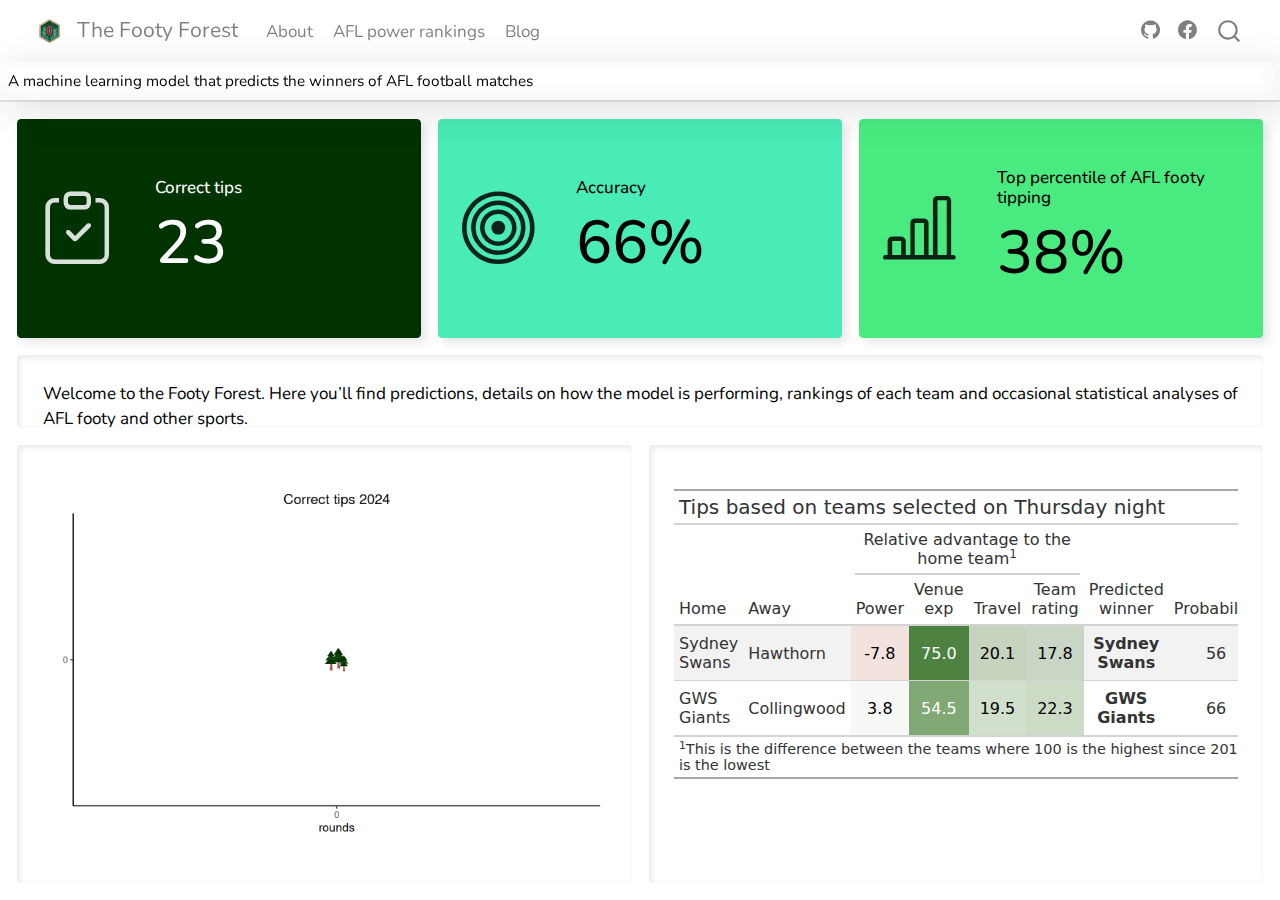
<file: index.html>
<!DOCTYPE html>
<html xmlns="http://www.w3.org/1999/xhtml" lang="en" xml:lang="en"><head>

<meta charset="utf-8">
<meta name="generator" content="quarto-1.6.43">

<meta name="viewport" content="width=device-width, initial-scale=1.0, user-scalable=yes">


<title>The Footy Forest</title>
<style>
code{white-space: pre-wrap;}
span.smallcaps{font-variant: small-caps;}
div.columns{display: flex; gap: min(4vw, 1.5em);}
div.column{flex: auto; overflow-x: auto;}
div.hanging-indent{margin-left: 1.5em; text-indent: -1.5em;}
ul.task-list{list-style: none;}
ul.task-list li input[type="checkbox"] {
  width: 0.8em;
  margin: 0 0.8em 0.2em -1em; /* quarto-specific, see https://github.com/quarto-dev/quarto-cli/issues/4556 */ 
  vertical-align: middle;
}
</style>


<script src="site_libs/quarto-nav/quarto-nav.js"></script>
<script src="site_libs/quarto-nav/headroom.min.js"></script>
<script src="site_libs/clipboard/clipboard.min.js"></script>
<script src="site_libs/quarto-search/autocomplete.umd.js"></script>
<script src="site_libs/quarto-search/fuse.min.js"></script>
<script src="site_libs/quarto-search/quarto-search.js"></script>
<meta name="quarto:offset" content="./">
<link href="./Images/Footy_forest_favicon_logo.png" rel="icon" type="image/png">
<script src="site_libs/quarto-html/quarto.js"></script>
<script src="site_libs/quarto-html/popper.min.js"></script>
<script src="site_libs/quarto-html/tippy.umd.min.js"></script>
<script src="site_libs/quarto-html/anchor.min.js"></script>
<link href="site_libs/quarto-html/tippy.css" rel="stylesheet">
<link href="site_libs/quarto-html/quarto-syntax-highlighting-d4d76bf8491c20bad77d141916dc28e1.css" rel="stylesheet" id="quarto-text-highlighting-styles">
<script src="site_libs/bootstrap/bootstrap.min.js"></script>
<link href="site_libs/bootstrap/bootstrap-icons.css" rel="stylesheet">
<link href="site_libs/bootstrap/bootstrap-922b9bb170d91f7f72a85367b4fbec38.min.css" rel="stylesheet" append-hash="true" id="quarto-bootstrap" data-mode="light">
<script src="site_libs/quarto-dashboard/quarto-dashboard.js"></script>
<script src="site_libs/quarto-dashboard/stickythead.js"></script>
<script src="site_libs/quarto-dashboard/datatables.min.js" kdttablesentinel="true"></script>
<script src="site_libs/quarto-dashboard/pdfmake.min.js" kdttablesentinel="true"></script>
<script src="site_libs/quarto-dashboard/vfs_fonts.js" kdttablesentinel="true"></script>
<script src="site_libs/quarto-dashboard/web-components.js" type="module"></script>
<script src="site_libs/quarto-dashboard/components.js"></script>
<link href="site_libs/quarto-dashboard/datatables.min.css" rel="stylesheet" kdttablesentinel="true">
<script id="quarto-search-options" type="application/json">{
  "location": "navbar",
  "copy-button": false,
  "collapse-after": 3,
  "panel-placement": "end",
  "type": "overlay",
  "limit": 50,
  "keyboard-shortcut": [
    "f",
    "/",
    "s"
  ],
  "show-item-context": false,
  "language": {
    "search-no-results-text": "No results",
    "search-matching-documents-text": "matching documents",
    "search-copy-link-title": "Copy link to search",
    "search-hide-matches-text": "Hide additional matches",
    "search-more-match-text": "more match in this document",
    "search-more-matches-text": "more matches in this document",
    "search-clear-button-title": "Clear",
    "search-text-placeholder": "",
    "search-detached-cancel-button-title": "Cancel",
    "search-submit-button-title": "Submit",
    "search-label": "Search"
  }
}</script>
<script async="" src="https://www.googletagmanager.com/gtag/js?id=G-5B3T74R9KE"></script>

<script type="text/javascript">

window.dataLayer = window.dataLayer || [];
function gtag(){dataLayer.push(arguments);}
gtag('js', new Date());
gtag('config', 'G-5B3T74R9KE', { 'anonymize_ip': true});
</script>


<meta property="og:title" content="The Footy Forest">
<meta property="og:site_name" content="The Footy Forest">
<meta name="twitter:title" content="The Footy Forest">
<meta name="twitter:card" content="summary">
</head>

<body class="quarto-dashboard nav-fixed dashboard-fill fullcontent">


<div id="quarto-search-results"></div>
  <header id="quarto-header" class="headroom fixed-top">
    <nav class="navbar navbar-expand-lg " data-bs-theme="dark">
      <div class="navbar-container container-fluid">
      <div class="navbar-brand-container mx-auto">
    <a href="./index.html" class="navbar-brand navbar-brand-logo">
    <img src="./Images/Footy_forest_simple_logo.png" alt="" class="navbar-logo">
    </a>
    <a class="navbar-brand" href="./index.html">
    <span class="navbar-title">The Footy Forest</span>
    </a>
  </div>
            <div id="quarto-search" class="" title="Search"></div>
          <button class="navbar-toggler" type="button" data-bs-toggle="collapse" data-bs-target="#navbarCollapse" aria-controls="navbarCollapse" role="menu" aria-expanded="false" aria-label="Toggle navigation" onclick="if (window.quartoToggleHeadroom) { window.quartoToggleHeadroom(); }">
  <span class="navbar-toggler-icon"></span>
</button>
          <div class="collapse navbar-collapse" id="navbarCollapse">
            <ul class="navbar-nav navbar-nav-scroll me-auto">
  <li class="nav-item">
    <a class="nav-link" href="./about.html"> 
<span class="menu-text">About</span></a>
  </li>  
  <li class="nav-item">
    <a class="nav-link" href="./dashboard.html"> 
<span class="menu-text">AFL power rankings</span></a>
  </li>  
  <li class="nav-item">
    <a class="nav-link" href="./blog.html"> 
<span class="menu-text">Blog</span></a>
  </li>  
</ul>
            <ul class="navbar-nav navbar-nav-scroll ms-auto">
  <li class="nav-item compact">
    <a class="nav-link" href="https://github.com/mattnurse"> <i class="bi bi-github" role="img">
</i> 
<span class="menu-text"></span></a>
  </li>  
  <li class="nav-item compact">
    <a class="nav-link" href="https://www.facebook.com/profile.php?id=61559518431071"> <i class="bi bi-facebook" role="img">
</i> 
<span class="menu-text"></span></a>
  </li>  
</ul>
          </div> <!-- /navcollapse -->
            <div class="quarto-navbar-tools">
</div>
      </div> <!-- /container-fluid -->
    </nav>
  <div id="quarto-announcement" data-announcement-id="9f53af9f494b6701336661fdb17283fe" class="alert alert-primary hidden"><div class="quarto-announcement-content">
<p><font color="black"> A machine learning model that predicts the winners of AFL football matches</font></p>
</div></div>
<header id="quarto-dashboard-header">
<nav class="navbar navbar-expand-md slim" data-bs-theme="dark">
  <div class="navbar-container container-fluid">
    <button class="navbar-toggler hidden" type="button" data-bs-toggle="collapse" data-bs-target="#dashboard-collapse" aria-controls="dashboard-collapse" aria-expanded="false" aria-label="Toggle navigation">
      <span class="navbar-toggler-icon"></span>
    </button>    


</div></nav>
</header></header>
<!-- content -->
<div id="quarto-content" class="quarto-container page-layout-custom page-navbar quarto-dashboard-content bslib-gap-spacing html-fill-container bslib-page-fill">
<!-- sidebar -->
<!-- margin-sidebar -->
<!-- main -->

<div class="bslib-grid-item html-fill-item bslib-grid" data-layout="fill" style="display: grid; grid-template-rows: minmax(3em, 30fr) minmax(3em, 10fr) minmax(3em, 60fr); grid-auto-columns: minmax(0, 1fr);">
<div class="bslib-grid" style="display: grid; grid-template-columns: minmax(3em, 1fr) minmax(3em, 1fr) minmax(3em, 1fr);
grid-auto-rows: minmax(0, 1fr);">
<div class="bslib-grid" style="display: grid; grid-template-rows: minmax(3em, 1fr); grid-auto-columns: minmax(0, 1fr);">
<div class="card valuebox cell bslib-card html-fill-container bslib-value-box bg-secondary showcase-left-center" data-bslib-card-init="" data-require-bs-caller="card()">
<div class="card-body html-fill-item html-fill-container">
<div data-icon="clipboard-check" class="html-fill-item html-fill-container value-box-grid">
<div class="value-box-showcase html-fill-item html-fill-container">

<i class="bi bi-clipboard-check"></i></div>
<div class="value-box-area">
<p class="value-box-title">
Correct tips
</p>
<p class="value-box-value">
23
</p>
</div>
</div>
</div>
<script data-bslib-card-init="">bslib.Card.initializeAllCards();</script></div>
</div><div class="bslib-grid" style="display: grid; grid-template-rows: minmax(3em, 1fr); grid-auto-columns: minmax(0, 1fr);">
<div class="card valuebox cell bslib-card html-fill-container bslib-value-box showcase-left-center" data-bslib-card-init="" data-require-bs-caller="card()" style=" background: #49EBB7;">
<div class="card-body html-fill-item html-fill-container">
<div data-icon="bullseye" class="html-fill-item html-fill-container value-box-grid">
<div class="value-box-showcase html-fill-item html-fill-container">

<i class="bi bi-bullseye"></i></div>
<div class="value-box-area">
<p class="value-box-title">
Accuracy
</p>
<p class="value-box-value">
66%
</p>
</div>
</div>
</div>
<script data-bslib-card-init="">bslib.Card.initializeAllCards();</script></div>
</div><div class="bslib-grid" style="display: grid; grid-template-rows: minmax(3em, 1fr); grid-auto-columns: minmax(0, 1fr);">
<div class="card valuebox cell bslib-card html-fill-container bslib-value-box showcase-left-center" data-bslib-card-init="" data-require-bs-caller="card()" style=" background: #49EB80;">
<div class="card-body html-fill-item html-fill-container">
<div data-icon="bar-chart-line" class="html-fill-item html-fill-container value-box-grid">
<div class="value-box-showcase html-fill-item html-fill-container">

<i class="bi bi-bar-chart-line"></i></div>
<div class="value-box-area">
<p class="value-box-title">
Top percentile of AFL footy tipping
</p>
<p class="value-box-value">
38%
</p>
</div>
</div>
</div>
<script data-bslib-card-init="">bslib.Card.initializeAllCards();</script></div>
</div>
</div>
<div class="bslib-grid" style="display: grid; grid-template-columns: minmax(3em, 1fr);
grid-auto-rows: minmax(0, 1fr);">
<div class="card bslib-card html-fill-container" data-fill="false" data-bslib-card-init="" data-require-bs-caller="card()" data-full-screen="false">
<div class="card-body html-fill-item html-fill-container">
<p>Welcome to the Footy Forest. Here you’ll find predictions, details on how the model is performing, rankings of each team and occasional statistical analyses of AFL footy and other sports.</p>
</div>
<bslib-tooltip placement="auto" bsoptions="[]" data-require-bs-version="5" data-require-bs-caller="tooltip()">
    <template>Expand</template>
    <span class="bslib-full-screen-enter badge rounded-pill">
        <svg xmlns="http://www.w3.org/2000/svg" viewbox="0 0 24 24" style="height:1em;width:1em;" aria-hidden="true" role="img"><path d="M20 5C20 4.4 19.6 4 19 4H13C12.4 4 12 3.6 12 3C12 2.4 12.4 2 13 2H21C21.6 2 22 2.4 22 3V11C22 11.6 21.6 12 21 12C20.4 12 20 11.6 20 11V5ZM4 19C4 19.6 4.4 20 5 20H11C11.6 20 12 20.4 12 21C12 21.6 11.6 22 11 22H3C2.4 22 2 21.6 2 21V13C2 12.4 2.4 12 3 12C3.6 12 4 12.4 4 13V19Z"></path></svg>
    </span>
</bslib-tooltip><script data-bslib-card-init="">bslib.Card.initializeAllCards();</script></div>
</div>
<div class="bslib-grid" style="display: grid; grid-template-columns: minmax(3em, 1fr) minmax(3em, 1fr);
grid-auto-rows: minmax(0, 1fr);">
<div class="bslib-grid" style="display: grid; grid-template-rows: minmax(3em, 1fr); grid-auto-columns: minmax(0, 1fr);">
<div class="card cell bslib-card html-fill-container" data-bslib-card-init="" data-require-bs-caller="card()" data-full-screen="false">
<div class="card-body html-fill-item html-fill-container">
<div class="cell-output-display html-fill-item html-fill-container">
<img src="index_files/figure-html/unnamed-chunk-4-1.png" class="img-fluid quarto-dashboard-img-contain">
</div>
</div>
<bslib-tooltip placement="auto" bsoptions="[]" data-require-bs-version="5" data-require-bs-caller="tooltip()">
    <template>Expand</template>
    <span class="bslib-full-screen-enter badge rounded-pill">
        <svg xmlns="http://www.w3.org/2000/svg" viewbox="0 0 24 24" style="height:1em;width:1em;" aria-hidden="true" role="img"><path d="M20 5C20 4.4 19.6 4 19 4H13C12.4 4 12 3.6 12 3C12 2.4 12.4 2 13 2H21C21.6 2 22 2.4 22 3V11C22 11.6 21.6 12 21 12C20.4 12 20 11.6 20 11V5ZM4 19C4 19.6 4.4 20 5 20H11C11.6 20 12 20.4 12 21C12 21.6 11.6 22 11 22H3C2.4 22 2 21.6 2 21V13C2 12.4 2.4 12 3 12C3.6 12 4 12.4 4 13V19Z"></path></svg>
    </span>
</bslib-tooltip><script data-bslib-card-init="">bslib.Card.initializeAllCards();</script></div>
</div><div class="bslib-grid" style="display: grid; grid-template-rows: minmax(3em, 1fr); grid-auto-columns: minmax(0, 1fr);">
<div class="card cell bslib-card html-fill-container" data-bslib-card-init="" data-require-bs-caller="card()" data-full-screen="false">
<div class="card-body html-fill-item html-fill-container">
<div class="cell-output-display html-fill-item html-fill-container">
<div id="hldhbhbauy" style="padding-left:0px;padding-right:0px;padding-top:10px;padding-bottom:10px;overflow-x:auto;overflow-y:auto;width:auto;height:auto;" class="html-fill-item html-fill-container">
<style>#hldhbhbauy table {
  font-family: system-ui, 'Segoe UI', Roboto, Helvetica, Arial, sans-serif, 'Apple Color Emoji', 'Segoe UI Emoji', 'Segoe UI Symbol', 'Noto Color Emoji';
  -webkit-font-smoothing: antialiased;
  -moz-osx-font-smoothing: grayscale;
}

#hldhbhbauy thead, #hldhbhbauy tbody, #hldhbhbauy tfoot, #hldhbhbauy tr, #hldhbhbauy td, #hldhbhbauy th {
  border-style: none;
}

#hldhbhbauy p {
  margin: 0;
  padding: 0;
}

#hldhbhbauy .gt_table {
  display: table;
  border-collapse: collapse;
  line-height: normal;
  margin-left: auto;
  margin-right: auto;
  color: #333333;
  font-size: 16px;
  font-weight: normal;
  font-style: normal;
  background-color: #FFFFFF;
  width: auto;
  border-top-style: solid;
  border-top-width: 2px;
  border-top-color: #A8A8A8;
  border-right-style: none;
  border-right-width: 2px;
  border-right-color: #D3D3D3;
  border-bottom-style: solid;
  border-bottom-width: 2px;
  border-bottom-color: #A8A8A8;
  border-left-style: none;
  border-left-width: 2px;
  border-left-color: #D3D3D3;
}

#hldhbhbauy .gt_caption {
  padding-top: 4px;
  padding-bottom: 4px;
}

#hldhbhbauy .gt_title {
  color: #333333;
  font-size: 125%;
  font-weight: initial;
  padding-top: 4px;
  padding-bottom: 4px;
  padding-left: 5px;
  padding-right: 5px;
  border-bottom-color: #FFFFFF;
  border-bottom-width: 0;
}

#hldhbhbauy .gt_subtitle {
  color: #333333;
  font-size: 85%;
  font-weight: initial;
  padding-top: 3px;
  padding-bottom: 5px;
  padding-left: 5px;
  padding-right: 5px;
  border-top-color: #FFFFFF;
  border-top-width: 0;
}

#hldhbhbauy .gt_heading {
  background-color: #FFFFFF;
  text-align: left;
  border-bottom-color: #FFFFFF;
  border-left-style: none;
  border-left-width: 1px;
  border-left-color: #D3D3D3;
  border-right-style: none;
  border-right-width: 1px;
  border-right-color: #D3D3D3;
}

#hldhbhbauy .gt_bottom_border {
  border-bottom-style: solid;
  border-bottom-width: 2px;
  border-bottom-color: #D3D3D3;
}

#hldhbhbauy .gt_col_headings {
  border-top-style: solid;
  border-top-width: 2px;
  border-top-color: #D3D3D3;
  border-bottom-style: solid;
  border-bottom-width: 2px;
  border-bottom-color: #D3D3D3;
  border-left-style: none;
  border-left-width: 1px;
  border-left-color: #D3D3D3;
  border-right-style: none;
  border-right-width: 1px;
  border-right-color: #D3D3D3;
}

#hldhbhbauy .gt_col_heading {
  color: #333333;
  background-color: #FFFFFF;
  font-size: 100%;
  font-weight: normal;
  text-transform: inherit;
  border-left-style: none;
  border-left-width: 1px;
  border-left-color: #D3D3D3;
  border-right-style: none;
  border-right-width: 1px;
  border-right-color: #D3D3D3;
  vertical-align: bottom;
  padding-top: 5px;
  padding-bottom: 6px;
  padding-left: 5px;
  padding-right: 5px;
  overflow-x: hidden;
}

#hldhbhbauy .gt_column_spanner_outer {
  color: #333333;
  background-color: #FFFFFF;
  font-size: 100%;
  font-weight: normal;
  text-transform: inherit;
  padding-top: 0;
  padding-bottom: 0;
  padding-left: 4px;
  padding-right: 4px;
}

#hldhbhbauy .gt_column_spanner_outer:first-child {
  padding-left: 0;
}

#hldhbhbauy .gt_column_spanner_outer:last-child {
  padding-right: 0;
}

#hldhbhbauy .gt_column_spanner {
  border-bottom-style: solid;
  border-bottom-width: 2px;
  border-bottom-color: #D3D3D3;
  vertical-align: bottom;
  padding-top: 5px;
  padding-bottom: 5px;
  overflow-x: hidden;
  display: inline-block;
  width: 100%;
}

#hldhbhbauy .gt_spanner_row {
  border-bottom-style: hidden;
}

#hldhbhbauy .gt_group_heading {
  padding-top: 8px;
  padding-bottom: 8px;
  padding-left: 5px;
  padding-right: 5px;
  color: #333333;
  background-color: #FFFFFF;
  font-size: 100%;
  font-weight: initial;
  text-transform: inherit;
  border-top-style: solid;
  border-top-width: 2px;
  border-top-color: #D3D3D3;
  border-bottom-style: solid;
  border-bottom-width: 2px;
  border-bottom-color: #D3D3D3;
  border-left-style: none;
  border-left-width: 1px;
  border-left-color: #D3D3D3;
  border-right-style: none;
  border-right-width: 1px;
  border-right-color: #D3D3D3;
  vertical-align: middle;
  text-align: left;
}

#hldhbhbauy .gt_empty_group_heading {
  padding: 0.5px;
  color: #333333;
  background-color: #FFFFFF;
  font-size: 100%;
  font-weight: initial;
  border-top-style: solid;
  border-top-width: 2px;
  border-top-color: #D3D3D3;
  border-bottom-style: solid;
  border-bottom-width: 2px;
  border-bottom-color: #D3D3D3;
  vertical-align: middle;
}

#hldhbhbauy .gt_from_md > :first-child {
  margin-top: 0;
}

#hldhbhbauy .gt_from_md > :last-child {
  margin-bottom: 0;
}

#hldhbhbauy .gt_row {
  padding-top: 8px;
  padding-bottom: 8px;
  padding-left: 5px;
  padding-right: 5px;
  margin: 10px;
  border-top-style: solid;
  border-top-width: 1px;
  border-top-color: #D3D3D3;
  border-left-style: none;
  border-left-width: 1px;
  border-left-color: #D3D3D3;
  border-right-style: none;
  border-right-width: 1px;
  border-right-color: #D3D3D3;
  vertical-align: middle;
  overflow-x: hidden;
}

#hldhbhbauy .gt_stub {
  color: #333333;
  background-color: #FFFFFF;
  font-size: 100%;
  font-weight: initial;
  text-transform: inherit;
  border-right-style: solid;
  border-right-width: 2px;
  border-right-color: #D3D3D3;
  padding-left: 5px;
  padding-right: 5px;
}

#hldhbhbauy .gt_stub_row_group {
  color: #333333;
  background-color: #FFFFFF;
  font-size: 100%;
  font-weight: initial;
  text-transform: inherit;
  border-right-style: solid;
  border-right-width: 2px;
  border-right-color: #D3D3D3;
  padding-left: 5px;
  padding-right: 5px;
  vertical-align: top;
}

#hldhbhbauy .gt_row_group_first td {
  border-top-width: 2px;
}

#hldhbhbauy .gt_row_group_first th {
  border-top-width: 2px;
}

#hldhbhbauy .gt_summary_row {
  color: #333333;
  background-color: #FFFFFF;
  text-transform: inherit;
  padding-top: 8px;
  padding-bottom: 8px;
  padding-left: 5px;
  padding-right: 5px;
}

#hldhbhbauy .gt_first_summary_row {
  border-top-style: solid;
  border-top-color: #D3D3D3;
}

#hldhbhbauy .gt_first_summary_row.thick {
  border-top-width: 2px;
}

#hldhbhbauy .gt_last_summary_row {
  padding-top: 8px;
  padding-bottom: 8px;
  padding-left: 5px;
  padding-right: 5px;
  border-bottom-style: solid;
  border-bottom-width: 2px;
  border-bottom-color: #D3D3D3;
}

#hldhbhbauy .gt_grand_summary_row {
  color: #333333;
  background-color: #FFFFFF;
  text-transform: inherit;
  padding-top: 8px;
  padding-bottom: 8px;
  padding-left: 5px;
  padding-right: 5px;
}

#hldhbhbauy .gt_first_grand_summary_row {
  padding-top: 8px;
  padding-bottom: 8px;
  padding-left: 5px;
  padding-right: 5px;
  border-top-style: double;
  border-top-width: 6px;
  border-top-color: #D3D3D3;
}

#hldhbhbauy .gt_last_grand_summary_row_top {
  padding-top: 8px;
  padding-bottom: 8px;
  padding-left: 5px;
  padding-right: 5px;
  border-bottom-style: double;
  border-bottom-width: 6px;
  border-bottom-color: #D3D3D3;
}

#hldhbhbauy .gt_striped {
  background-color: rgba(128, 128, 128, 0.05);
}

#hldhbhbauy .gt_table_body {
  border-top-style: solid;
  border-top-width: 2px;
  border-top-color: #D3D3D3;
  border-bottom-style: solid;
  border-bottom-width: 2px;
  border-bottom-color: #D3D3D3;
}

#hldhbhbauy .gt_footnotes {
  color: #333333;
  background-color: #FFFFFF;
  border-bottom-style: none;
  border-bottom-width: 2px;
  border-bottom-color: #D3D3D3;
  border-left-style: none;
  border-left-width: 2px;
  border-left-color: #D3D3D3;
  border-right-style: none;
  border-right-width: 2px;
  border-right-color: #D3D3D3;
}

#hldhbhbauy .gt_footnote {
  margin: 0px;
  font-size: 90%;
  padding-top: 4px;
  padding-bottom: 4px;
  padding-left: 5px;
  padding-right: 5px;
}

#hldhbhbauy .gt_sourcenotes {
  color: #333333;
  background-color: #FFFFFF;
  border-bottom-style: none;
  border-bottom-width: 2px;
  border-bottom-color: #D3D3D3;
  border-left-style: none;
  border-left-width: 2px;
  border-left-color: #D3D3D3;
  border-right-style: none;
  border-right-width: 2px;
  border-right-color: #D3D3D3;
}

#hldhbhbauy .gt_sourcenote {
  font-size: 90%;
  padding-top: 4px;
  padding-bottom: 4px;
  padding-left: 5px;
  padding-right: 5px;
}

#hldhbhbauy .gt_left {
  text-align: left;
}

#hldhbhbauy .gt_center {
  text-align: center;
}

#hldhbhbauy .gt_right {
  text-align: right;
  font-variant-numeric: tabular-nums;
}

#hldhbhbauy .gt_font_normal {
  font-weight: normal;
}

#hldhbhbauy .gt_font_bold {
  font-weight: bold;
}

#hldhbhbauy .gt_font_italic {
  font-style: italic;
}

#hldhbhbauy .gt_super {
  font-size: 65%;
}

#hldhbhbauy .gt_footnote_marks {
  font-size: 75%;
  vertical-align: 0.4em;
  position: initial;
}

#hldhbhbauy .gt_asterisk {
  font-size: 100%;
  vertical-align: 0;
}

#hldhbhbauy .gt_indent_1 {
  text-indent: 5px;
}

#hldhbhbauy .gt_indent_2 {
  text-indent: 10px;
}

#hldhbhbauy .gt_indent_3 {
  text-indent: 15px;
}

#hldhbhbauy .gt_indent_4 {
  text-indent: 20px;
}

#hldhbhbauy .gt_indent_5 {
  text-indent: 25px;
}
</style>

<table class="gt_table caption-top table table-sm table-striped small" data-quarto-postprocess="true" data-quarto-disable-processing="false" data-quarto-bootstrap="false">
<thead>
<tr class="gt_heading header">
<th colspan="9" class="gt_heading gt_title gt_font_normal gt_bottom_border">Tips based on teams selected on Thursday night</th>
</tr>
<tr class="gt_col_headings gt_spanner_row even">
<th rowspan="2" id="Home" class="gt_col_heading gt_columns_bottom_border gt_left" data-quarto-table-cell-role="th" scope="col">Home</th>
<th rowspan="2" id="Away" class="gt_col_heading gt_columns_bottom_border gt_left" data-quarto-table-cell-role="th" scope="col">Away</th>
<th colspan="4" id="Relative advantage to the home team<sup>1</sup>" class="gt_center gt_columns_top_border gt_column_spanner_outer" data-quarto-table-cell-role="th" scope="colgroup"><span class="gt_column_spanner">Relative advantage to the home team<sup>1</sup></span></th>
<th rowspan="2" id="Predicted winner" class="gt_col_heading gt_columns_bottom_border gt_center" data-quarto-table-cell-role="th" scope="col">Predicted winner</th>
<th rowspan="2" id="Probability" class="gt_col_heading gt_columns_bottom_border gt_center" data-quarto-table-cell-role="th" scope="col">Probability</th>
<th rowspan="2" id="Margin" class="gt_col_heading gt_columns_bottom_border gt_center" data-quarto-table-cell-role="th" scope="col">Margin</th>
</tr>
<tr class="gt_col_headings header">
<th id="Power" class="gt_col_heading gt_columns_bottom_border gt_center" data-quarto-table-cell-role="th" scope="col">Power</th>
<th id="Venue exp" class="gt_col_heading gt_columns_bottom_border gt_center" data-quarto-table-cell-role="th" scope="col">Venue exp</th>
<th id="Travel" class="gt_col_heading gt_columns_bottom_border gt_center" data-quarto-table-cell-role="th" scope="col">Travel</th>
<th id="Team rating" class="gt_col_heading gt_columns_bottom_border gt_center" data-quarto-table-cell-role="th" scope="col">Team rating</th>
</tr>
</thead>
<tbody class="gt_table_body">
<tr class="odd">
<td class="gt_row gt_left" headers="Home">Sydney Swans</td>
<td class="gt_row gt_left" headers="Away">Hawthorn</td>
<td class="gt_row gt_center" headers="Power" style="background-color: #FFF0EB; color: #000000">-7.8</td>
<td class="gt_row gt_center" headers="Venue exp" style="background-color: #528A44; color: #FFFFFF">75.0</td>
<td class="gt_row gt_center" headers="Travel" style="background-color: #D0DFCA; color: #000000">20.1</td>
<td class="gt_row gt_center" headers="Team rating" style="background-color: #D5E2D0; color: #000000">17.8</td>
<td class="gt_row gt_center" headers="Predicted winner" style="font-weight: bold">Sydney Swans</td>
<td class="gt_row gt_center" headers="Probability">56</td>
<td class="gt_row gt_center" headers="Margin">6</td>
</tr>
<tr class="even">
<td class="gt_row gt_left" headers="Home">GWS Giants</td>
<td class="gt_row gt_left" headers="Away">Collingwood</td>
<td class="gt_row gt_center" headers="Power" style="background-color: #F6F9F5; color: #000000">3.8</td>
<td class="gt_row gt_center" headers="Venue exp" style="background-color: #81A975; color: #FFFFFF">54.5</td>
<td class="gt_row gt_center" headers="Travel" style="background-color: #D1E0CC; color: #000000">19.5</td>
<td class="gt_row gt_center" headers="Team rating" style="background-color: #CBDBC5; color: #000000">22.3</td>
<td class="gt_row gt_center" headers="Predicted winner" style="font-weight: bold">GWS Giants</td>
<td class="gt_row gt_center" headers="Probability">66</td>
<td class="gt_row gt_center" headers="Margin">17</td>
</tr>
</tbody><tfoot class="gt_footnotes">
<tr class="odd">
<td colspan="9" class="gt_footnote"><sup>1</sup>This is the difference between the teams where 100 is the highest since 2015 and -100 is the lowest</td>
</tr>
</tfoot>

</table>

</div>
</div>
</div>
<bslib-tooltip placement="auto" bsoptions="[]" data-require-bs-version="5" data-require-bs-caller="tooltip()">
    <template>Expand</template>
    <span class="bslib-full-screen-enter badge rounded-pill">
        <svg xmlns="http://www.w3.org/2000/svg" viewbox="0 0 24 24" style="height:1em;width:1em;" aria-hidden="true" role="img"><path d="M20 5C20 4.4 19.6 4 19 4H13C12.4 4 12 3.6 12 3C12 2.4 12.4 2 13 2H21C21.6 2 22 2.4 22 3V11C22 11.6 21.6 12 21 12C20.4 12 20 11.6 20 11V5ZM4 19C4 19.6 4.4 20 5 20H11C11.6 20 12 20.4 12 21C12 21.6 11.6 22 11 22H3C2.4 22 2 21.6 2 21V13C2 12.4 2.4 12 3 12C3.6 12 4 12.4 4 13V19Z"></path></svg>
    </span>
</bslib-tooltip><script data-bslib-card-init="">bslib.Card.initializeAllCards();</script></div>


<div id="3ade8a4a-fb1d-4a6c-8409-ac45482d5fc9" class="hidden">

</div>
</div>
</div>
</div>


<script id="quarto-html-after-body" type="application/javascript">
window.document.addEventListener("DOMContentLoaded", function (event) {
  const toggleBodyColorMode = (bsSheetEl) => {
    const mode = bsSheetEl.getAttribute("data-mode");
    const bodyEl = window.document.querySelector("body");
    if (mode === "dark") {
      bodyEl.classList.add("quarto-dark");
      bodyEl.classList.remove("quarto-light");
    } else {
      bodyEl.classList.add("quarto-light");
      bodyEl.classList.remove("quarto-dark");
    }
  }
  const toggleBodyColorPrimary = () => {
    const bsSheetEl = window.document.querySelector("link#quarto-bootstrap");
    if (bsSheetEl) {
      toggleBodyColorMode(bsSheetEl);
    }
  }
  toggleBodyColorPrimary();  
  const icon = "";
  const anchorJS = new window.AnchorJS();
  anchorJS.options = {
    placement: 'right',
    icon: icon
  };
  anchorJS.add('.anchored');
  const isCodeAnnotation = (el) => {
    for (const clz of el.classList) {
      if (clz.startsWith('code-annotation-')) {                     
        return true;
      }
    }
    return false;
  }
  const onCopySuccess = function(e) {
    // button target
    const button = e.trigger;
    // don't keep focus
    button.blur();
    // flash "checked"
    button.classList.add('code-copy-button-checked');
    var currentTitle = button.getAttribute("title");
    button.setAttribute("title", "Copied!");
    let tooltip;
    if (window.bootstrap) {
      button.setAttribute("data-bs-toggle", "tooltip");
      button.setAttribute("data-bs-placement", "left");
      button.setAttribute("data-bs-title", "Copied!");
      tooltip = new bootstrap.Tooltip(button, 
        { trigger: "manual", 
          customClass: "code-copy-button-tooltip",
          offset: [0, -8]});
      tooltip.show();    
    }
    setTimeout(function() {
      if (tooltip) {
        tooltip.hide();
        button.removeAttribute("data-bs-title");
        button.removeAttribute("data-bs-toggle");
        button.removeAttribute("data-bs-placement");
      }
      button.setAttribute("title", currentTitle);
      button.classList.remove('code-copy-button-checked');
    }, 1000);
    // clear code selection
    e.clearSelection();
  }
  const getTextToCopy = function(trigger) {
      const codeEl = trigger.previousElementSibling.cloneNode(true);
      for (const childEl of codeEl.children) {
        if (isCodeAnnotation(childEl)) {
          childEl.remove();
        }
      }
      return codeEl.innerText;
  }
  const clipboard = new window.ClipboardJS('.code-copy-button:not([data-in-quarto-modal])', {
    text: getTextToCopy
  });
  clipboard.on('success', onCopySuccess);
  if (window.document.getElementById('quarto-embedded-source-code-modal')) {
    const clipboardModal = new window.ClipboardJS('.code-copy-button[data-in-quarto-modal]', {
      text: getTextToCopy,
      container: window.document.getElementById('quarto-embedded-source-code-modal')
    });
    clipboardModal.on('success', onCopySuccess);
  }
    var localhostRegex = new RegExp(/^(?:http|https):\/\/localhost\:?[0-9]*\//);
    var mailtoRegex = new RegExp(/^mailto:/);
      var filterRegex = new RegExp("https:\/\/www\.footyforest\.com");
    var isInternal = (href) => {
        return filterRegex.test(href) || localhostRegex.test(href) || mailtoRegex.test(href);
    }
    // Inspect non-navigation links and adorn them if external
 	var links = window.document.querySelectorAll('a[href]:not(.nav-link):not(.navbar-brand):not(.toc-action):not(.sidebar-link):not(.sidebar-item-toggle):not(.pagination-link):not(.no-external):not([aria-hidden]):not(.dropdown-item):not(.quarto-navigation-tool):not(.about-link)');
    for (var i=0; i<links.length; i++) {
      const link = links[i];
      if (!isInternal(link.href)) {
        // undo the damage that might have been done by quarto-nav.js in the case of
        // links that we want to consider external
        if (link.dataset.originalHref !== undefined) {
          link.href = link.dataset.originalHref;
        }
      }
    }
  function tippyHover(el, contentFn, onTriggerFn, onUntriggerFn) {
    const config = {
      allowHTML: true,
      maxWidth: 500,
      delay: 100,
      arrow: false,
      appendTo: function(el) {
          return el.parentElement;
      },
      interactive: true,
      interactiveBorder: 10,
      theme: 'quarto',
      placement: 'bottom-start',
    };
    if (contentFn) {
      config.content = contentFn;
    }
    if (onTriggerFn) {
      config.onTrigger = onTriggerFn;
    }
    if (onUntriggerFn) {
      config.onUntrigger = onUntriggerFn;
    }
    window.tippy(el, config); 
  }
  const noterefs = window.document.querySelectorAll('a[role="doc-noteref"]');
  for (var i=0; i<noterefs.length; i++) {
    const ref = noterefs[i];
    tippyHover(ref, function() {
      // use id or data attribute instead here
      let href = ref.getAttribute('data-footnote-href') || ref.getAttribute('href');
      try { href = new URL(href).hash; } catch {}
      const id = href.replace(/^#\/?/, "");
      const note = window.document.getElementById(id);
      if (note) {
        return note.innerHTML;
      } else {
        return "";
      }
    });
  }
  const xrefs = window.document.querySelectorAll('a.quarto-xref');
  const processXRef = (id, note) => {
    // Strip column container classes
    const stripColumnClz = (el) => {
      el.classList.remove("page-full", "page-columns");
      if (el.children) {
        for (const child of el.children) {
          stripColumnClz(child);
        }
      }
    }
    stripColumnClz(note)
    if (id === null || id.startsWith('sec-')) {
      // Special case sections, only their first couple elements
      const container = document.createElement("div");
      if (note.children && note.children.length > 2) {
        container.appendChild(note.children[0].cloneNode(true));
        for (let i = 1; i < note.children.length; i++) {
          const child = note.children[i];
          if (child.tagName === "P" && child.innerText === "") {
            continue;
          } else {
            container.appendChild(child.cloneNode(true));
            break;
          }
        }
        if (window.Quarto?.typesetMath) {
          window.Quarto.typesetMath(container);
        }
        return container.innerHTML
      } else {
        if (window.Quarto?.typesetMath) {
          window.Quarto.typesetMath(note);
        }
        return note.innerHTML;
      }
    } else {
      // Remove any anchor links if they are present
      const anchorLink = note.querySelector('a.anchorjs-link');
      if (anchorLink) {
        anchorLink.remove();
      }
      if (window.Quarto?.typesetMath) {
        window.Quarto.typesetMath(note);
      }
      if (note.classList.contains("callout")) {
        return note.outerHTML;
      } else {
        return note.innerHTML;
      }
    }
  }
  for (var i=0; i<xrefs.length; i++) {
    const xref = xrefs[i];
    tippyHover(xref, undefined, function(instance) {
      instance.disable();
      let url = xref.getAttribute('href');
      let hash = undefined; 
      if (url.startsWith('#')) {
        hash = url;
      } else {
        try { hash = new URL(url).hash; } catch {}
      }
      if (hash) {
        const id = hash.replace(/^#\/?/, "");
        const note = window.document.getElementById(id);
        if (note !== null) {
          try {
            const html = processXRef(id, note.cloneNode(true));
            instance.setContent(html);
          } finally {
            instance.enable();
            instance.show();
          }
        } else {
          // See if we can fetch this
          fetch(url.split('#')[0])
          .then(res => res.text())
          .then(html => {
            const parser = new DOMParser();
            const htmlDoc = parser.parseFromString(html, "text/html");
            const note = htmlDoc.getElementById(id);
            if (note !== null) {
              const html = processXRef(id, note);
              instance.setContent(html);
            } 
          }).finally(() => {
            instance.enable();
            instance.show();
          });
        }
      } else {
        // See if we can fetch a full url (with no hash to target)
        // This is a special case and we should probably do some content thinning / targeting
        fetch(url)
        .then(res => res.text())
        .then(html => {
          const parser = new DOMParser();
          const htmlDoc = parser.parseFromString(html, "text/html");
          const note = htmlDoc.querySelector('main.content');
          if (note !== null) {
            // This should only happen for chapter cross references
            // (since there is no id in the URL)
            // remove the first header
            if (note.children.length > 0 && note.children[0].tagName === "HEADER") {
              note.children[0].remove();
            }
            const html = processXRef(null, note);
            instance.setContent(html);
          } 
        }).finally(() => {
          instance.enable();
          instance.show();
        });
      }
    }, function(instance) {
    });
  }
      let selectedAnnoteEl;
      const selectorForAnnotation = ( cell, annotation) => {
        let cellAttr = 'data-code-cell="' + cell + '"';
        let lineAttr = 'data-code-annotation="' +  annotation + '"';
        const selector = 'span[' + cellAttr + '][' + lineAttr + ']';
        return selector;
      }
      const selectCodeLines = (annoteEl) => {
        const doc = window.document;
        const targetCell = annoteEl.getAttribute("data-target-cell");
        const targetAnnotation = annoteEl.getAttribute("data-target-annotation");
        const annoteSpan = window.document.querySelector(selectorForAnnotation(targetCell, targetAnnotation));
        const lines = annoteSpan.getAttribute("data-code-lines").split(",");
        const lineIds = lines.map((line) => {
          return targetCell + "-" + line;
        })
        let top = null;
        let height = null;
        let parent = null;
        if (lineIds.length > 0) {
            //compute the position of the single el (top and bottom and make a div)
            const el = window.document.getElementById(lineIds[0]);
            top = el.offsetTop;
            height = el.offsetHeight;
            parent = el.parentElement.parentElement;
          if (lineIds.length > 1) {
            const lastEl = window.document.getElementById(lineIds[lineIds.length - 1]);
            const bottom = lastEl.offsetTop + lastEl.offsetHeight;
            height = bottom - top;
          }
          if (top !== null && height !== null && parent !== null) {
            // cook up a div (if necessary) and position it 
            let div = window.document.getElementById("code-annotation-line-highlight");
            if (div === null) {
              div = window.document.createElement("div");
              div.setAttribute("id", "code-annotation-line-highlight");
              div.style.position = 'absolute';
              parent.appendChild(div);
            }
            div.style.top = top - 2 + "px";
            div.style.height = height + 4 + "px";
            div.style.left = 0;
            let gutterDiv = window.document.getElementById("code-annotation-line-highlight-gutter");
            if (gutterDiv === null) {
              gutterDiv = window.document.createElement("div");
              gutterDiv.setAttribute("id", "code-annotation-line-highlight-gutter");
              gutterDiv.style.position = 'absolute';
              const codeCell = window.document.getElementById(targetCell);
              const gutter = codeCell.querySelector('.code-annotation-gutter');
              gutter.appendChild(gutterDiv);
            }
            gutterDiv.style.top = top - 2 + "px";
            gutterDiv.style.height = height + 4 + "px";
          }
          selectedAnnoteEl = annoteEl;
        }
      };
      const unselectCodeLines = () => {
        const elementsIds = ["code-annotation-line-highlight", "code-annotation-line-highlight-gutter"];
        elementsIds.forEach((elId) => {
          const div = window.document.getElementById(elId);
          if (div) {
            div.remove();
          }
        });
        selectedAnnoteEl = undefined;
      };
        // Handle positioning of the toggle
    window.addEventListener(
      "resize",
      throttle(() => {
        elRect = undefined;
        if (selectedAnnoteEl) {
          selectCodeLines(selectedAnnoteEl);
        }
      }, 10)
    );
    function throttle(fn, ms) {
    let throttle = false;
    let timer;
      return (...args) => {
        if(!throttle) { // first call gets through
            fn.apply(this, args);
            throttle = true;
        } else { // all the others get throttled
            if(timer) clearTimeout(timer); // cancel #2
            timer = setTimeout(() => {
              fn.apply(this, args);
              timer = throttle = false;
            }, ms);
        }
      };
    }
      // Attach click handler to the DT
      const annoteDls = window.document.querySelectorAll('dt[data-target-cell]');
      for (const annoteDlNode of annoteDls) {
        annoteDlNode.addEventListener('click', (event) => {
          const clickedEl = event.target;
          if (clickedEl !== selectedAnnoteEl) {
            unselectCodeLines();
            const activeEl = window.document.querySelector('dt[data-target-cell].code-annotation-active');
            if (activeEl) {
              activeEl.classList.remove('code-annotation-active');
            }
            selectCodeLines(clickedEl);
            clickedEl.classList.add('code-annotation-active');
          } else {
            // Unselect the line
            unselectCodeLines();
            clickedEl.classList.remove('code-annotation-active');
          }
        });
      }
  const findCites = (el) => {
    const parentEl = el.parentElement;
    if (parentEl) {
      const cites = parentEl.dataset.cites;
      if (cites) {
        return {
          el,
          cites: cites.split(' ')
        };
      } else {
        return findCites(el.parentElement)
      }
    } else {
      return undefined;
    }
  };
  var bibliorefs = window.document.querySelectorAll('a[role="doc-biblioref"]');
  for (var i=0; i<bibliorefs.length; i++) {
    const ref = bibliorefs[i];
    const citeInfo = findCites(ref);
    if (citeInfo) {
      tippyHover(citeInfo.el, function() {
        var popup = window.document.createElement('div');
        citeInfo.cites.forEach(function(cite) {
          var citeDiv = window.document.createElement('div');
          citeDiv.classList.add('hanging-indent');
          citeDiv.classList.add('csl-entry');
          var biblioDiv = window.document.getElementById('ref-' + cite);
          if (biblioDiv) {
            citeDiv.innerHTML = biblioDiv.innerHTML;
          }
          popup.appendChild(citeDiv);
        });
        return popup.innerHTML;
      });
    }
  }
});
</script>
</div> <!-- /content -->

<script type="application/javascript">
window.document.addEventListener("DOMContentLoaded", function (_event) {
  if (window.bslib.Card) {
    window.bslib.Card.initializeAllCards();
  }
}); 
</script>
  



</body></html>
</file>
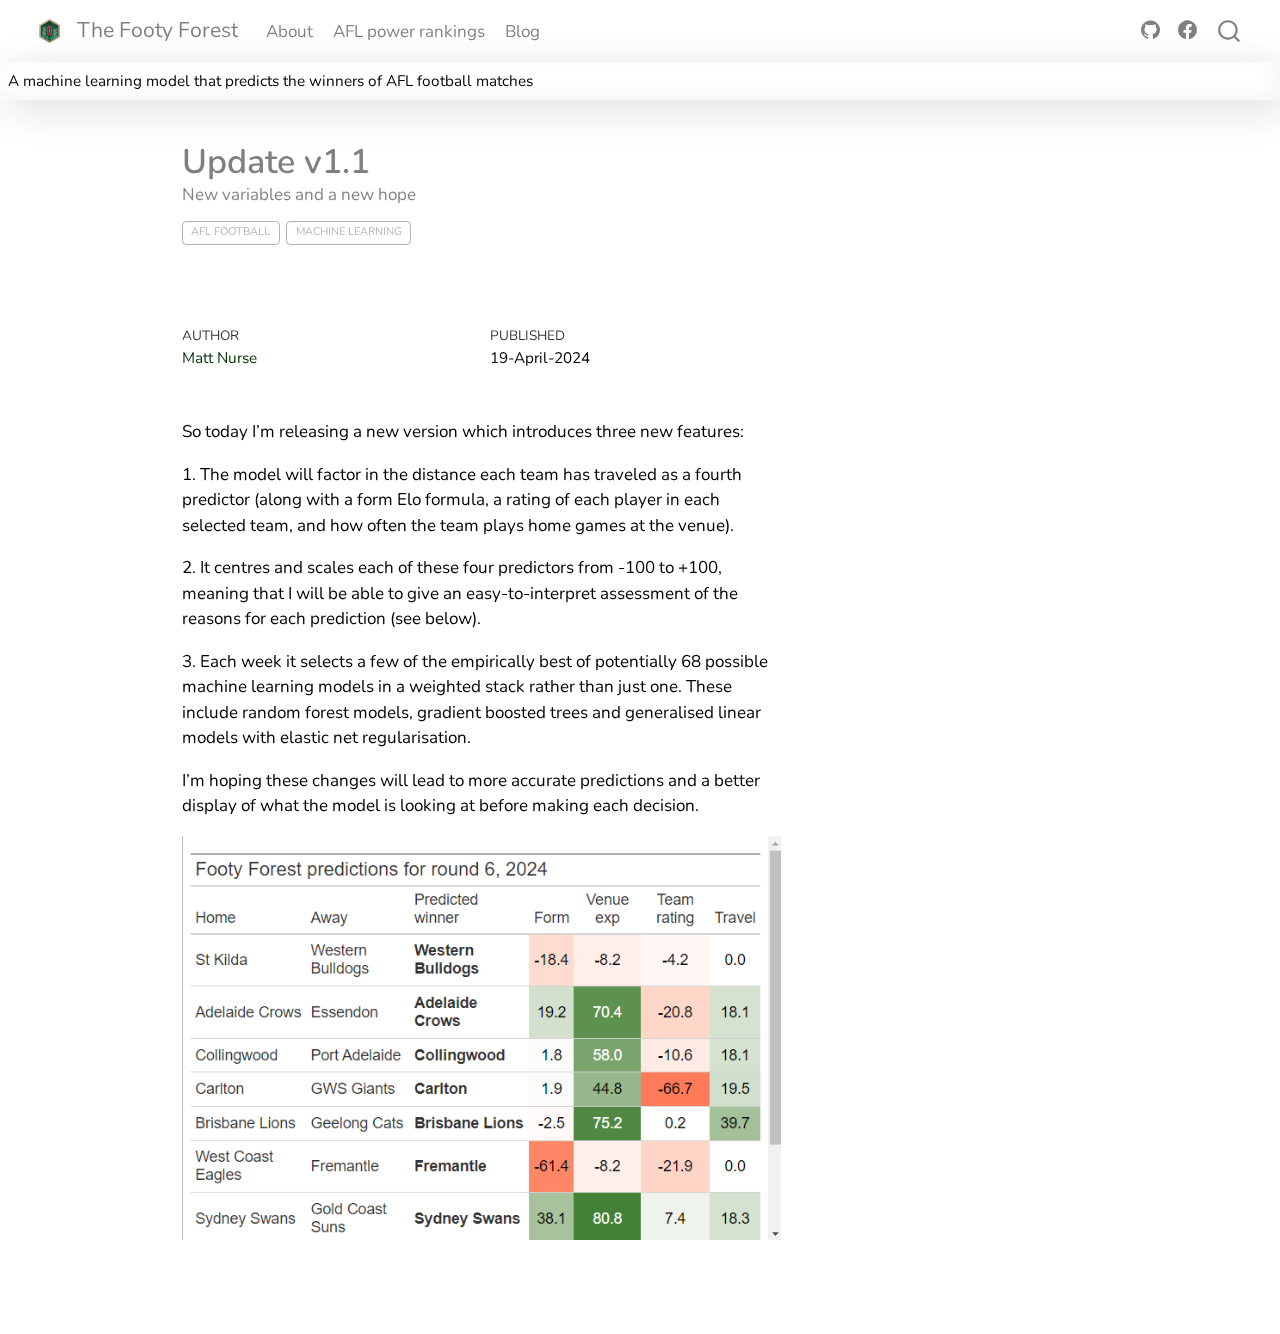
<file: Posts/2024-04-19-update_v1.1/Index.html>
<!DOCTYPE html>
<html xmlns="http://www.w3.org/1999/xhtml" lang="en" xml:lang="en"><head>

<meta charset="utf-8">
<meta name="generator" content="quarto-1.6.43">

<meta name="viewport" content="width=device-width, initial-scale=1.0, user-scalable=yes">

<meta name="author" content="Matt Nurse">
<meta name="description" content="New variables and a new hope">

<title>Update v1.1 – The Footy Forest</title>
<style>
code{white-space: pre-wrap;}
span.smallcaps{font-variant: small-caps;}
div.columns{display: flex; gap: min(4vw, 1.5em);}
div.column{flex: auto; overflow-x: auto;}
div.hanging-indent{margin-left: 1.5em; text-indent: -1.5em;}
ul.task-list{list-style: none;}
ul.task-list li input[type="checkbox"] {
  width: 0.8em;
  margin: 0 0.8em 0.2em -1em; /* quarto-specific, see https://github.com/quarto-dev/quarto-cli/issues/4556 */ 
  vertical-align: middle;
}
</style>


<script src="../../site_libs/quarto-nav/quarto-nav.js"></script>
<script src="../../site_libs/quarto-nav/headroom.min.js"></script>
<script src="../../site_libs/clipboard/clipboard.min.js"></script>
<script src="../../site_libs/quarto-search/autocomplete.umd.js"></script>
<script src="../../site_libs/quarto-search/fuse.min.js"></script>
<script src="../../site_libs/quarto-search/quarto-search.js"></script>
<meta name="quarto:offset" content="../../">
<link href="../../Images/Footy_forest_favicon_logo.png" rel="icon" type="image/png">
<script src="../../site_libs/quarto-html/quarto.js"></script>
<script src="../../site_libs/quarto-html/popper.min.js"></script>
<script src="../../site_libs/quarto-html/tippy.umd.min.js"></script>
<script src="../../site_libs/quarto-html/anchor.min.js"></script>
<link href="../../site_libs/quarto-html/tippy.css" rel="stylesheet">
<link href="../../site_libs/quarto-html/quarto-syntax-highlighting-d4d76bf8491c20bad77d141916dc28e1.css" rel="stylesheet" id="quarto-text-highlighting-styles">
<script src="../../site_libs/bootstrap/bootstrap.min.js"></script>
<link href="../../site_libs/bootstrap/bootstrap-icons.css" rel="stylesheet">
<link href="../../site_libs/bootstrap/bootstrap-e5f5afb3b080a8942446dd2cae7b365d.min.css" rel="stylesheet" append-hash="true" id="quarto-bootstrap" data-mode="light">
<script id="quarto-search-options" type="application/json">{
  "location": "navbar",
  "copy-button": false,
  "collapse-after": 3,
  "panel-placement": "end",
  "type": "overlay",
  "limit": 50,
  "keyboard-shortcut": [
    "f",
    "/",
    "s"
  ],
  "show-item-context": false,
  "language": {
    "search-no-results-text": "No results",
    "search-matching-documents-text": "matching documents",
    "search-copy-link-title": "Copy link to search",
    "search-hide-matches-text": "Hide additional matches",
    "search-more-match-text": "more match in this document",
    "search-more-matches-text": "more matches in this document",
    "search-clear-button-title": "Clear",
    "search-text-placeholder": "",
    "search-detached-cancel-button-title": "Cancel",
    "search-submit-button-title": "Submit",
    "search-label": "Search"
  }
}</script>
<script async="" src="https://www.googletagmanager.com/gtag/js?id=G-5B3T74R9KE"></script>

<script type="text/javascript">

window.dataLayer = window.dataLayer || [];
function gtag(){dataLayer.push(arguments);}
gtag('js', new Date());
gtag('config', 'G-5B3T74R9KE', { 'anonymize_ip': true});
</script>


<meta property="og:title" content="Update v1.1 – The Footy Forest">
<meta property="og:description" content="New variables and a new hope">
<meta property="og:image" content="https://www.footyforest.com/Posts/2024-04-19-update_v1.1/round6.png">
<meta property="og:site_name" content="The Footy Forest">
<meta property="og:image:height" content="470">
<meta property="og:image:width" content="696">
<meta name="twitter:title" content="Update v1.1 – The Footy Forest">
<meta name="twitter:description" content="New variables and a new hope">
<meta name="twitter:image" content="https://www.footyforest.com/Posts/2024-04-19-update_v1.1/round6.png">
<meta name="twitter:image-height" content="470">
<meta name="twitter:image-width" content="696">
<meta name="twitter:card" content="summary_large_image">
</head>

<body class="nav-fixed">

<div id="quarto-search-results"></div>
  <header id="quarto-header" class="headroom fixed-top quarto-banner">
    <nav class="navbar navbar-expand-lg " data-bs-theme="dark">
      <div class="navbar-container container-fluid">
      <div class="navbar-brand-container mx-auto">
    <a href="../../index.html" class="navbar-brand navbar-brand-logo">
    <img src="../../Images/Footy_forest_simple_logo.png" alt="" class="navbar-logo">
    </a>
    <a class="navbar-brand" href="../../index.html">
    <span class="navbar-title">The Footy Forest</span>
    </a>
  </div>
            <div id="quarto-search" class="" title="Search"></div>
          <button class="navbar-toggler" type="button" data-bs-toggle="collapse" data-bs-target="#navbarCollapse" aria-controls="navbarCollapse" role="menu" aria-expanded="false" aria-label="Toggle navigation" onclick="if (window.quartoToggleHeadroom) { window.quartoToggleHeadroom(); }">
  <span class="navbar-toggler-icon"></span>
</button>
          <div class="collapse navbar-collapse" id="navbarCollapse">
            <ul class="navbar-nav navbar-nav-scroll me-auto">
  <li class="nav-item">
    <a class="nav-link" href="../../about.html"> 
<span class="menu-text">About</span></a>
  </li>  
  <li class="nav-item">
    <a class="nav-link" href="../../dashboard.html"> 
<span class="menu-text">AFL power rankings</span></a>
  </li>  
  <li class="nav-item">
    <a class="nav-link" href="../../blog.html"> 
<span class="menu-text">Blog</span></a>
  </li>  
</ul>
            <ul class="navbar-nav navbar-nav-scroll ms-auto">
  <li class="nav-item compact">
    <a class="nav-link" href="https://github.com/mattnurse"> <i class="bi bi-github" role="img">
</i> 
<span class="menu-text"></span></a>
  </li>  
  <li class="nav-item compact">
    <a class="nav-link" href="https://www.facebook.com/profile.php?id=61559518431071"> <i class="bi bi-facebook" role="img">
</i> 
<span class="menu-text"></span></a>
  </li>  
</ul>
          </div> <!-- /navcollapse -->
            <div class="quarto-navbar-tools">
</div>
      </div> <!-- /container-fluid -->
    </nav>
  <div id="quarto-announcement" data-announcement-id="9f53af9f494b6701336661fdb17283fe" class="alert alert-primary hidden"><div class="quarto-announcement-content">
<p><font color="black"> A machine learning model that predicts the winners of AFL football matches</font></p>
</div></div>
</header>
<!-- content -->
<header id="title-block-header" class="quarto-title-block default page-columns page-full">
  <div class="quarto-title-banner page-columns page-full">
    <div class="quarto-title column-body">
      <h1 class="title">Update v1.1</h1>
                  <div>
        <div class="description">
          New variables and a new hope
        </div>
      </div>
                          <div class="quarto-categories">
                <div class="quarto-category">AFL football</div>
                <div class="quarto-category">Machine learning</div>
              </div>
                  </div>
  </div>
    
  
  <div class="quarto-title-meta">

      <div>
      <div class="quarto-title-meta-heading">Author</div>
      <div class="quarto-title-meta-contents">
               <p><a href="https://footyforest.com">Matt Nurse</a> </p>
            </div>
    </div>
      
      <div>
      <div class="quarto-title-meta-heading">Published</div>
      <div class="quarto-title-meta-contents">
        <p class="date">19-April-2024</p>
      </div>
    </div>
    
      
    </div>
    
  
  </header><div id="quarto-content" class="quarto-container page-columns page-rows-contents page-layout-article page-navbar">
<!-- sidebar -->
<!-- margin-sidebar -->
    <div id="quarto-margin-sidebar" class="sidebar margin-sidebar zindex-bottom">
        
    </div>
<!-- main -->
<main class="content quarto-banner-title-block" id="quarto-document-content">





<p>So today I’m releasing a new version which introduces three new features:</p>
<p>1. The model will factor in the distance each team has traveled as a fourth predictor (along with a form Elo formula, a rating of each player in each selected team, and how often the team plays home games at the venue).</p>
<p>2. It centres and scales each of these four predictors from -100 to +100, meaning that I will be able to give an easy-to-interpret assessment of the reasons for each prediction (see below).</p>
<p>3. Each week it selects a few of the empirically best of potentially 68 possible machine learning models in a weighted stack rather than just one. These include random forest models, gradient boosted trees and generalised linear models with elastic net regularisation.</p>
<p>I’m hoping these changes will lead to more accurate predictions and a better display of what the model is looking at before making each decision.</p>
<p><img src="round6.png" class="img-fluid"></p>



</main> <!-- /main -->
<script id="quarto-html-after-body" type="application/javascript">
window.document.addEventListener("DOMContentLoaded", function (event) {
  const toggleBodyColorMode = (bsSheetEl) => {
    const mode = bsSheetEl.getAttribute("data-mode");
    const bodyEl = window.document.querySelector("body");
    if (mode === "dark") {
      bodyEl.classList.add("quarto-dark");
      bodyEl.classList.remove("quarto-light");
    } else {
      bodyEl.classList.add("quarto-light");
      bodyEl.classList.remove("quarto-dark");
    }
  }
  const toggleBodyColorPrimary = () => {
    const bsSheetEl = window.document.querySelector("link#quarto-bootstrap");
    if (bsSheetEl) {
      toggleBodyColorMode(bsSheetEl);
    }
  }
  toggleBodyColorPrimary();  
  const icon = "";
  const anchorJS = new window.AnchorJS();
  anchorJS.options = {
    placement: 'right',
    icon: icon
  };
  anchorJS.add('.anchored');
  const isCodeAnnotation = (el) => {
    for (const clz of el.classList) {
      if (clz.startsWith('code-annotation-')) {                     
        return true;
      }
    }
    return false;
  }
  const onCopySuccess = function(e) {
    // button target
    const button = e.trigger;
    // don't keep focus
    button.blur();
    // flash "checked"
    button.classList.add('code-copy-button-checked');
    var currentTitle = button.getAttribute("title");
    button.setAttribute("title", "Copied!");
    let tooltip;
    if (window.bootstrap) {
      button.setAttribute("data-bs-toggle", "tooltip");
      button.setAttribute("data-bs-placement", "left");
      button.setAttribute("data-bs-title", "Copied!");
      tooltip = new bootstrap.Tooltip(button, 
        { trigger: "manual", 
          customClass: "code-copy-button-tooltip",
          offset: [0, -8]});
      tooltip.show();    
    }
    setTimeout(function() {
      if (tooltip) {
        tooltip.hide();
        button.removeAttribute("data-bs-title");
        button.removeAttribute("data-bs-toggle");
        button.removeAttribute("data-bs-placement");
      }
      button.setAttribute("title", currentTitle);
      button.classList.remove('code-copy-button-checked');
    }, 1000);
    // clear code selection
    e.clearSelection();
  }
  const getTextToCopy = function(trigger) {
      const codeEl = trigger.previousElementSibling.cloneNode(true);
      for (const childEl of codeEl.children) {
        if (isCodeAnnotation(childEl)) {
          childEl.remove();
        }
      }
      return codeEl.innerText;
  }
  const clipboard = new window.ClipboardJS('.code-copy-button:not([data-in-quarto-modal])', {
    text: getTextToCopy
  });
  clipboard.on('success', onCopySuccess);
  if (window.document.getElementById('quarto-embedded-source-code-modal')) {
    const clipboardModal = new window.ClipboardJS('.code-copy-button[data-in-quarto-modal]', {
      text: getTextToCopy,
      container: window.document.getElementById('quarto-embedded-source-code-modal')
    });
    clipboardModal.on('success', onCopySuccess);
  }
    var localhostRegex = new RegExp(/^(?:http|https):\/\/localhost\:?[0-9]*\//);
    var mailtoRegex = new RegExp(/^mailto:/);
      var filterRegex = new RegExp("https:\/\/www\.footyforest\.com");
    var isInternal = (href) => {
        return filterRegex.test(href) || localhostRegex.test(href) || mailtoRegex.test(href);
    }
    // Inspect non-navigation links and adorn them if external
 	var links = window.document.querySelectorAll('a[href]:not(.nav-link):not(.navbar-brand):not(.toc-action):not(.sidebar-link):not(.sidebar-item-toggle):not(.pagination-link):not(.no-external):not([aria-hidden]):not(.dropdown-item):not(.quarto-navigation-tool):not(.about-link)');
    for (var i=0; i<links.length; i++) {
      const link = links[i];
      if (!isInternal(link.href)) {
        // undo the damage that might have been done by quarto-nav.js in the case of
        // links that we want to consider external
        if (link.dataset.originalHref !== undefined) {
          link.href = link.dataset.originalHref;
        }
      }
    }
  function tippyHover(el, contentFn, onTriggerFn, onUntriggerFn) {
    const config = {
      allowHTML: true,
      maxWidth: 500,
      delay: 100,
      arrow: false,
      appendTo: function(el) {
          return el.parentElement;
      },
      interactive: true,
      interactiveBorder: 10,
      theme: 'quarto',
      placement: 'bottom-start',
    };
    if (contentFn) {
      config.content = contentFn;
    }
    if (onTriggerFn) {
      config.onTrigger = onTriggerFn;
    }
    if (onUntriggerFn) {
      config.onUntrigger = onUntriggerFn;
    }
    window.tippy(el, config); 
  }
  const noterefs = window.document.querySelectorAll('a[role="doc-noteref"]');
  for (var i=0; i<noterefs.length; i++) {
    const ref = noterefs[i];
    tippyHover(ref, function() {
      // use id or data attribute instead here
      let href = ref.getAttribute('data-footnote-href') || ref.getAttribute('href');
      try { href = new URL(href).hash; } catch {}
      const id = href.replace(/^#\/?/, "");
      const note = window.document.getElementById(id);
      if (note) {
        return note.innerHTML;
      } else {
        return "";
      }
    });
  }
  const xrefs = window.document.querySelectorAll('a.quarto-xref');
  const processXRef = (id, note) => {
    // Strip column container classes
    const stripColumnClz = (el) => {
      el.classList.remove("page-full", "page-columns");
      if (el.children) {
        for (const child of el.children) {
          stripColumnClz(child);
        }
      }
    }
    stripColumnClz(note)
    if (id === null || id.startsWith('sec-')) {
      // Special case sections, only their first couple elements
      const container = document.createElement("div");
      if (note.children && note.children.length > 2) {
        container.appendChild(note.children[0].cloneNode(true));
        for (let i = 1; i < note.children.length; i++) {
          const child = note.children[i];
          if (child.tagName === "P" && child.innerText === "") {
            continue;
          } else {
            container.appendChild(child.cloneNode(true));
            break;
          }
        }
        if (window.Quarto?.typesetMath) {
          window.Quarto.typesetMath(container);
        }
        return container.innerHTML
      } else {
        if (window.Quarto?.typesetMath) {
          window.Quarto.typesetMath(note);
        }
        return note.innerHTML;
      }
    } else {
      // Remove any anchor links if they are present
      const anchorLink = note.querySelector('a.anchorjs-link');
      if (anchorLink) {
        anchorLink.remove();
      }
      if (window.Quarto?.typesetMath) {
        window.Quarto.typesetMath(note);
      }
      if (note.classList.contains("callout")) {
        return note.outerHTML;
      } else {
        return note.innerHTML;
      }
    }
  }
  for (var i=0; i<xrefs.length; i++) {
    const xref = xrefs[i];
    tippyHover(xref, undefined, function(instance) {
      instance.disable();
      let url = xref.getAttribute('href');
      let hash = undefined; 
      if (url.startsWith('#')) {
        hash = url;
      } else {
        try { hash = new URL(url).hash; } catch {}
      }
      if (hash) {
        const id = hash.replace(/^#\/?/, "");
        const note = window.document.getElementById(id);
        if (note !== null) {
          try {
            const html = processXRef(id, note.cloneNode(true));
            instance.setContent(html);
          } finally {
            instance.enable();
            instance.show();
          }
        } else {
          // See if we can fetch this
          fetch(url.split('#')[0])
          .then(res => res.text())
          .then(html => {
            const parser = new DOMParser();
            const htmlDoc = parser.parseFromString(html, "text/html");
            const note = htmlDoc.getElementById(id);
            if (note !== null) {
              const html = processXRef(id, note);
              instance.setContent(html);
            } 
          }).finally(() => {
            instance.enable();
            instance.show();
          });
        }
      } else {
        // See if we can fetch a full url (with no hash to target)
        // This is a special case and we should probably do some content thinning / targeting
        fetch(url)
        .then(res => res.text())
        .then(html => {
          const parser = new DOMParser();
          const htmlDoc = parser.parseFromString(html, "text/html");
          const note = htmlDoc.querySelector('main.content');
          if (note !== null) {
            // This should only happen for chapter cross references
            // (since there is no id in the URL)
            // remove the first header
            if (note.children.length > 0 && note.children[0].tagName === "HEADER") {
              note.children[0].remove();
            }
            const html = processXRef(null, note);
            instance.setContent(html);
          } 
        }).finally(() => {
          instance.enable();
          instance.show();
        });
      }
    }, function(instance) {
    });
  }
      let selectedAnnoteEl;
      const selectorForAnnotation = ( cell, annotation) => {
        let cellAttr = 'data-code-cell="' + cell + '"';
        let lineAttr = 'data-code-annotation="' +  annotation + '"';
        const selector = 'span[' + cellAttr + '][' + lineAttr + ']';
        return selector;
      }
      const selectCodeLines = (annoteEl) => {
        const doc = window.document;
        const targetCell = annoteEl.getAttribute("data-target-cell");
        const targetAnnotation = annoteEl.getAttribute("data-target-annotation");
        const annoteSpan = window.document.querySelector(selectorForAnnotation(targetCell, targetAnnotation));
        const lines = annoteSpan.getAttribute("data-code-lines").split(",");
        const lineIds = lines.map((line) => {
          return targetCell + "-" + line;
        })
        let top = null;
        let height = null;
        let parent = null;
        if (lineIds.length > 0) {
            //compute the position of the single el (top and bottom and make a div)
            const el = window.document.getElementById(lineIds[0]);
            top = el.offsetTop;
            height = el.offsetHeight;
            parent = el.parentElement.parentElement;
          if (lineIds.length > 1) {
            const lastEl = window.document.getElementById(lineIds[lineIds.length - 1]);
            const bottom = lastEl.offsetTop + lastEl.offsetHeight;
            height = bottom - top;
          }
          if (top !== null && height !== null && parent !== null) {
            // cook up a div (if necessary) and position it 
            let div = window.document.getElementById("code-annotation-line-highlight");
            if (div === null) {
              div = window.document.createElement("div");
              div.setAttribute("id", "code-annotation-line-highlight");
              div.style.position = 'absolute';
              parent.appendChild(div);
            }
            div.style.top = top - 2 + "px";
            div.style.height = height + 4 + "px";
            div.style.left = 0;
            let gutterDiv = window.document.getElementById("code-annotation-line-highlight-gutter");
            if (gutterDiv === null) {
              gutterDiv = window.document.createElement("div");
              gutterDiv.setAttribute("id", "code-annotation-line-highlight-gutter");
              gutterDiv.style.position = 'absolute';
              const codeCell = window.document.getElementById(targetCell);
              const gutter = codeCell.querySelector('.code-annotation-gutter');
              gutter.appendChild(gutterDiv);
            }
            gutterDiv.style.top = top - 2 + "px";
            gutterDiv.style.height = height + 4 + "px";
          }
          selectedAnnoteEl = annoteEl;
        }
      };
      const unselectCodeLines = () => {
        const elementsIds = ["code-annotation-line-highlight", "code-annotation-line-highlight-gutter"];
        elementsIds.forEach((elId) => {
          const div = window.document.getElementById(elId);
          if (div) {
            div.remove();
          }
        });
        selectedAnnoteEl = undefined;
      };
        // Handle positioning of the toggle
    window.addEventListener(
      "resize",
      throttle(() => {
        elRect = undefined;
        if (selectedAnnoteEl) {
          selectCodeLines(selectedAnnoteEl);
        }
      }, 10)
    );
    function throttle(fn, ms) {
    let throttle = false;
    let timer;
      return (...args) => {
        if(!throttle) { // first call gets through
            fn.apply(this, args);
            throttle = true;
        } else { // all the others get throttled
            if(timer) clearTimeout(timer); // cancel #2
            timer = setTimeout(() => {
              fn.apply(this, args);
              timer = throttle = false;
            }, ms);
        }
      };
    }
      // Attach click handler to the DT
      const annoteDls = window.document.querySelectorAll('dt[data-target-cell]');
      for (const annoteDlNode of annoteDls) {
        annoteDlNode.addEventListener('click', (event) => {
          const clickedEl = event.target;
          if (clickedEl !== selectedAnnoteEl) {
            unselectCodeLines();
            const activeEl = window.document.querySelector('dt[data-target-cell].code-annotation-active');
            if (activeEl) {
              activeEl.classList.remove('code-annotation-active');
            }
            selectCodeLines(clickedEl);
            clickedEl.classList.add('code-annotation-active');
          } else {
            // Unselect the line
            unselectCodeLines();
            clickedEl.classList.remove('code-annotation-active');
          }
        });
      }
  const findCites = (el) => {
    const parentEl = el.parentElement;
    if (parentEl) {
      const cites = parentEl.dataset.cites;
      if (cites) {
        return {
          el,
          cites: cites.split(' ')
        };
      } else {
        return findCites(el.parentElement)
      }
    } else {
      return undefined;
    }
  };
  var bibliorefs = window.document.querySelectorAll('a[role="doc-biblioref"]');
  for (var i=0; i<bibliorefs.length; i++) {
    const ref = bibliorefs[i];
    const citeInfo = findCites(ref);
    if (citeInfo) {
      tippyHover(citeInfo.el, function() {
        var popup = window.document.createElement('div');
        citeInfo.cites.forEach(function(cite) {
          var citeDiv = window.document.createElement('div');
          citeDiv.classList.add('hanging-indent');
          citeDiv.classList.add('csl-entry');
          var biblioDiv = window.document.getElementById('ref-' + cite);
          if (biblioDiv) {
            citeDiv.innerHTML = biblioDiv.innerHTML;
          }
          popup.appendChild(citeDiv);
        });
        return popup.innerHTML;
      });
    }
  }
});
</script>
</div> <!-- /content -->




</body></html>
</file>
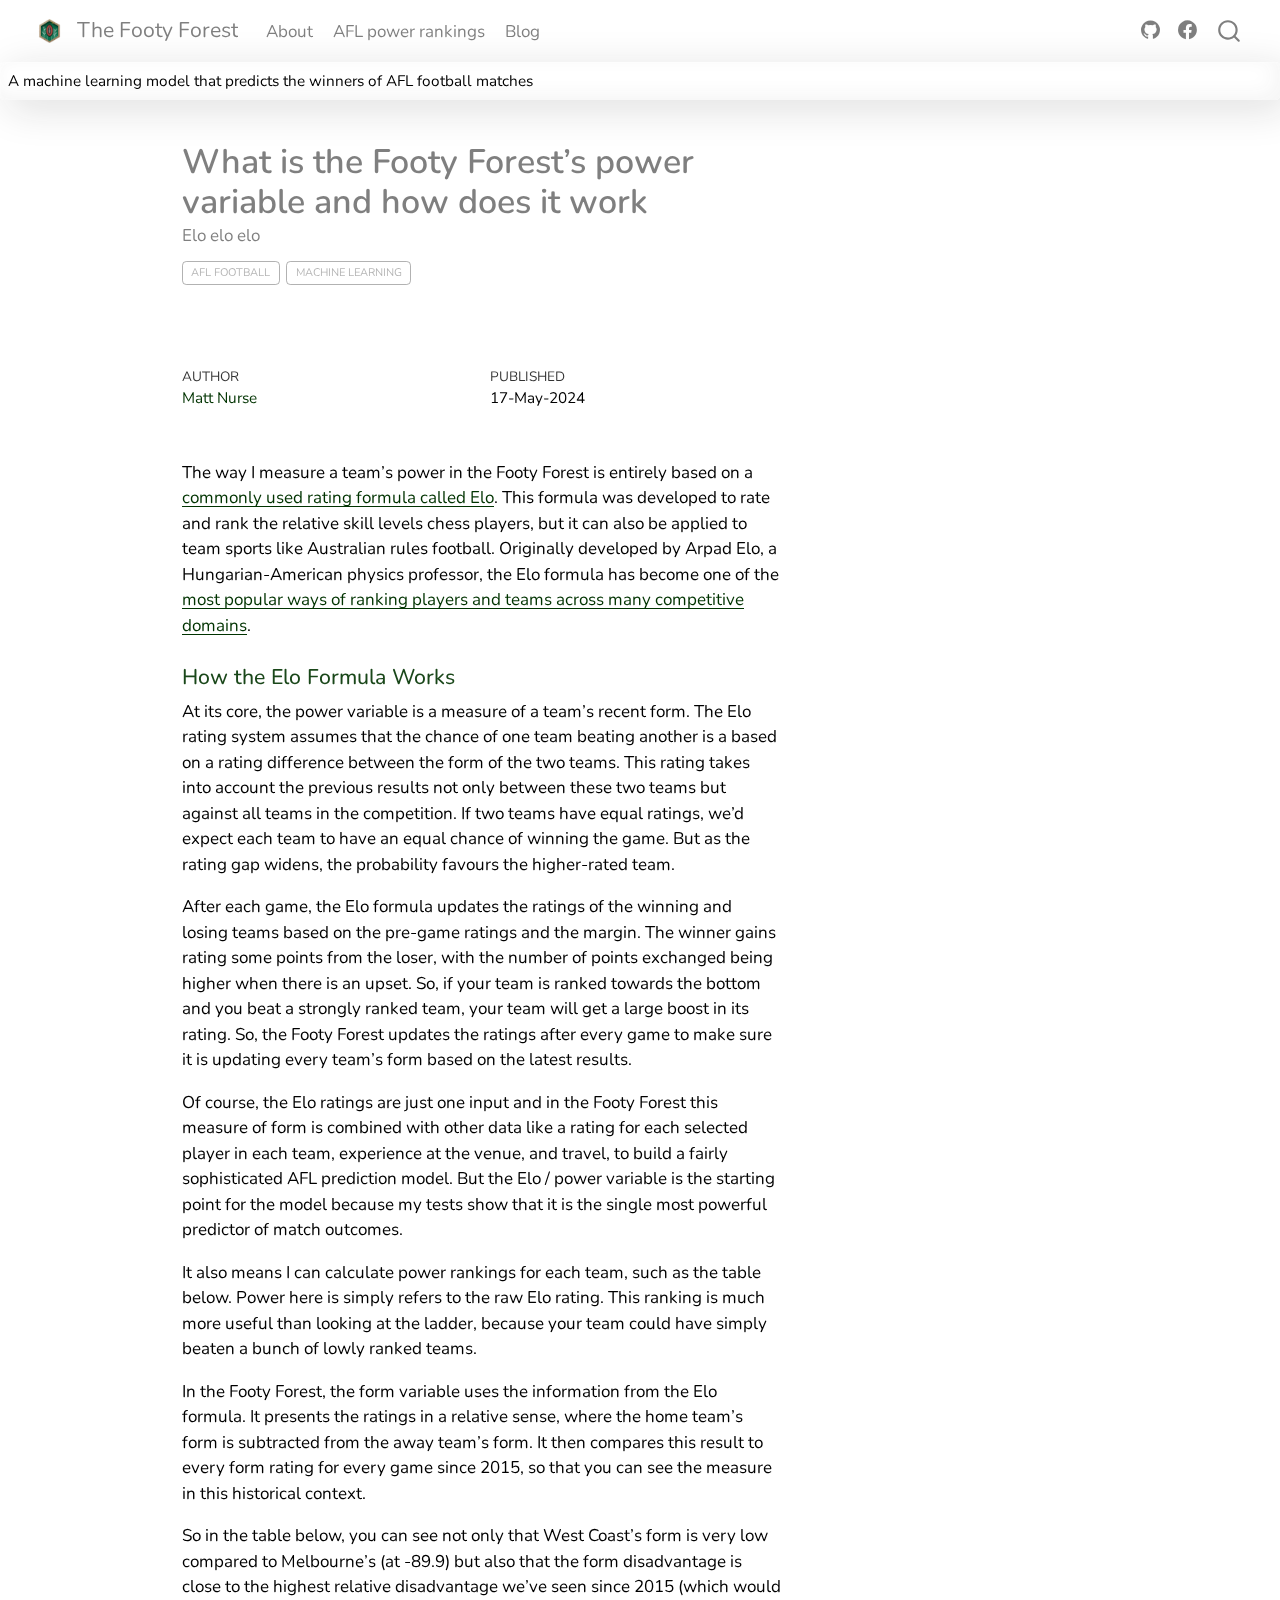
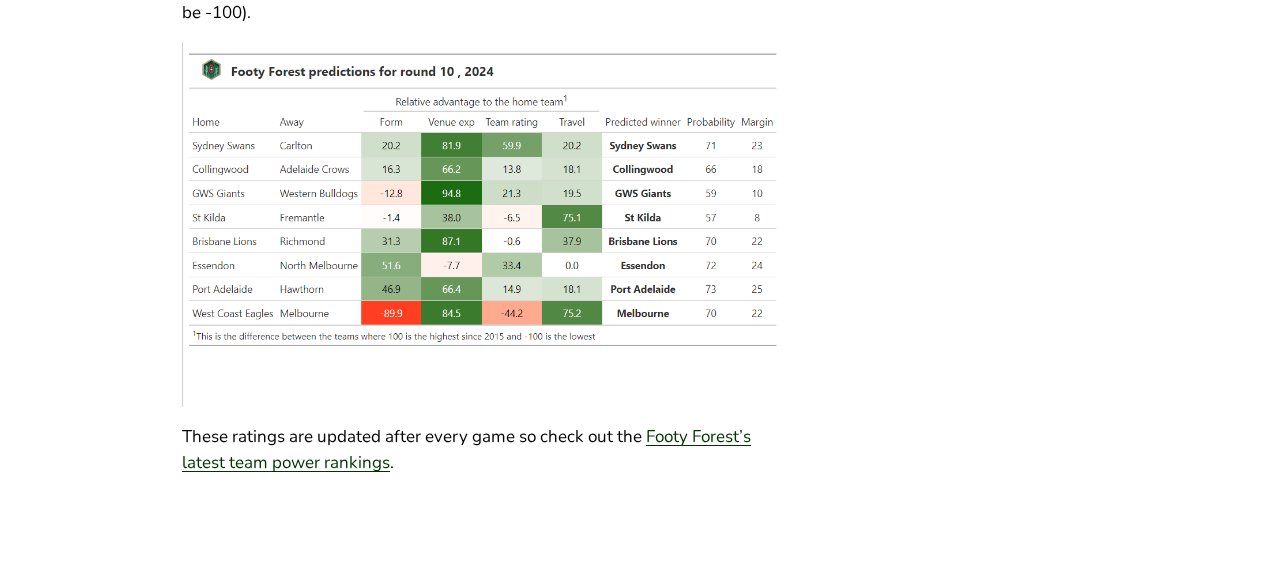
<file: Posts/2024-05-17-what is the footy forest’s form variable and how does it work/Index.html>
<!DOCTYPE html>
<html xmlns="http://www.w3.org/1999/xhtml" lang="en" xml:lang="en"><head>

<meta charset="utf-8">
<meta name="generator" content="quarto-1.6.43">

<meta name="viewport" content="width=device-width, initial-scale=1.0, user-scalable=yes">

<meta name="author" content="Matt Nurse">
<meta name="description" content="Elo elo elo">

<title>What is the Footy Forest’s power variable and how does it work – The Footy Forest</title>
<style>
code{white-space: pre-wrap;}
span.smallcaps{font-variant: small-caps;}
div.columns{display: flex; gap: min(4vw, 1.5em);}
div.column{flex: auto; overflow-x: auto;}
div.hanging-indent{margin-left: 1.5em; text-indent: -1.5em;}
ul.task-list{list-style: none;}
ul.task-list li input[type="checkbox"] {
  width: 0.8em;
  margin: 0 0.8em 0.2em -1em; /* quarto-specific, see https://github.com/quarto-dev/quarto-cli/issues/4556 */ 
  vertical-align: middle;
}
</style>


<script src="../../site_libs/quarto-nav/quarto-nav.js"></script>
<script src="../../site_libs/quarto-nav/headroom.min.js"></script>
<script src="../../site_libs/clipboard/clipboard.min.js"></script>
<script src="../../site_libs/quarto-search/autocomplete.umd.js"></script>
<script src="../../site_libs/quarto-search/fuse.min.js"></script>
<script src="../../site_libs/quarto-search/quarto-search.js"></script>
<meta name="quarto:offset" content="../../">
<link href="../../Images/Footy_forest_favicon_logo.png" rel="icon" type="image/png">
<script src="../../site_libs/quarto-html/quarto.js"></script>
<script src="../../site_libs/quarto-html/popper.min.js"></script>
<script src="../../site_libs/quarto-html/tippy.umd.min.js"></script>
<script src="../../site_libs/quarto-html/anchor.min.js"></script>
<link href="../../site_libs/quarto-html/tippy.css" rel="stylesheet">
<link href="../../site_libs/quarto-html/quarto-syntax-highlighting-d4d76bf8491c20bad77d141916dc28e1.css" rel="stylesheet" id="quarto-text-highlighting-styles">
<script src="../../site_libs/bootstrap/bootstrap.min.js"></script>
<link href="../../site_libs/bootstrap/bootstrap-icons.css" rel="stylesheet">
<link href="../../site_libs/bootstrap/bootstrap-e5f5afb3b080a8942446dd2cae7b365d.min.css" rel="stylesheet" append-hash="true" id="quarto-bootstrap" data-mode="light">
<script id="quarto-search-options" type="application/json">{
  "location": "navbar",
  "copy-button": false,
  "collapse-after": 3,
  "panel-placement": "end",
  "type": "overlay",
  "limit": 50,
  "keyboard-shortcut": [
    "f",
    "/",
    "s"
  ],
  "show-item-context": false,
  "language": {
    "search-no-results-text": "No results",
    "search-matching-documents-text": "matching documents",
    "search-copy-link-title": "Copy link to search",
    "search-hide-matches-text": "Hide additional matches",
    "search-more-match-text": "more match in this document",
    "search-more-matches-text": "more matches in this document",
    "search-clear-button-title": "Clear",
    "search-text-placeholder": "",
    "search-detached-cancel-button-title": "Cancel",
    "search-submit-button-title": "Submit",
    "search-label": "Search"
  }
}</script>
<script async="" src="https://www.googletagmanager.com/gtag/js?id=G-5B3T74R9KE"></script>

<script type="text/javascript">

window.dataLayer = window.dataLayer || [];
function gtag(){dataLayer.push(arguments);}
gtag('js', new Date());
gtag('config', 'G-5B3T74R9KE', { 'anonymize_ip': true});
</script>


<meta property="og:title" content="What is the Footy Forest’s power variable and how does it work – The Footy Forest">
<meta property="og:description" content="Elo elo elo">
<meta property="og:image" content="https://www.footyforest.com/Posts/2024-05-17-what is the footy forest’s form variable and how does it work/Rplot20.png">
<meta property="og:site_name" content="The Footy Forest">
<meta property="og:image:height" content="633">
<meta property="og:image:width" content="1039">
<meta name="twitter:title" content="What is the Footy Forest’s power variable and how does it work – The Footy Forest">
<meta name="twitter:description" content="Elo elo elo">
<meta name="twitter:image" content="https://www.footyforest.com/Posts/2024-05-17-what is the footy forest’s form variable and how does it work/Rplot20.png">
<meta name="twitter:image-height" content="633">
<meta name="twitter:image-width" content="1039">
<meta name="twitter:card" content="summary_large_image">
</head>

<body class="nav-fixed">

<div id="quarto-search-results"></div>
  <header id="quarto-header" class="headroom fixed-top quarto-banner">
    <nav class="navbar navbar-expand-lg " data-bs-theme="dark">
      <div class="navbar-container container-fluid">
      <div class="navbar-brand-container mx-auto">
    <a href="../../index.html" class="navbar-brand navbar-brand-logo">
    <img src="../../Images/Footy_forest_simple_logo.png" alt="" class="navbar-logo">
    </a>
    <a class="navbar-brand" href="../../index.html">
    <span class="navbar-title">The Footy Forest</span>
    </a>
  </div>
            <div id="quarto-search" class="" title="Search"></div>
          <button class="navbar-toggler" type="button" data-bs-toggle="collapse" data-bs-target="#navbarCollapse" aria-controls="navbarCollapse" role="menu" aria-expanded="false" aria-label="Toggle navigation" onclick="if (window.quartoToggleHeadroom) { window.quartoToggleHeadroom(); }">
  <span class="navbar-toggler-icon"></span>
</button>
          <div class="collapse navbar-collapse" id="navbarCollapse">
            <ul class="navbar-nav navbar-nav-scroll me-auto">
  <li class="nav-item">
    <a class="nav-link" href="../../about.html"> 
<span class="menu-text">About</span></a>
  </li>  
  <li class="nav-item">
    <a class="nav-link" href="../../dashboard.html"> 
<span class="menu-text">AFL power rankings</span></a>
  </li>  
  <li class="nav-item">
    <a class="nav-link" href="../../blog.html"> 
<span class="menu-text">Blog</span></a>
  </li>  
</ul>
            <ul class="navbar-nav navbar-nav-scroll ms-auto">
  <li class="nav-item compact">
    <a class="nav-link" href="https://github.com/mattnurse"> <i class="bi bi-github" role="img">
</i> 
<span class="menu-text"></span></a>
  </li>  
  <li class="nav-item compact">
    <a class="nav-link" href="https://www.facebook.com/profile.php?id=61559518431071"> <i class="bi bi-facebook" role="img">
</i> 
<span class="menu-text"></span></a>
  </li>  
</ul>
          </div> <!-- /navcollapse -->
            <div class="quarto-navbar-tools">
</div>
      </div> <!-- /container-fluid -->
    </nav>
  <div id="quarto-announcement" data-announcement-id="9f53af9f494b6701336661fdb17283fe" class="alert alert-primary hidden"><div class="quarto-announcement-content">
<p><font color="black"> A machine learning model that predicts the winners of AFL football matches</font></p>
</div></div>
</header>
<!-- content -->
<header id="title-block-header" class="quarto-title-block default page-columns page-full">
  <div class="quarto-title-banner page-columns page-full">
    <div class="quarto-title column-body">
      <h1 class="title">What is the Footy Forest’s power variable and how does it work</h1>
                  <div>
        <div class="description">
          Elo elo elo
        </div>
      </div>
                          <div class="quarto-categories">
                <div class="quarto-category">AFL football</div>
                <div class="quarto-category">Machine learning</div>
              </div>
                  </div>
  </div>
    
  
  <div class="quarto-title-meta">

      <div>
      <div class="quarto-title-meta-heading">Author</div>
      <div class="quarto-title-meta-contents">
               <p><a href="https://footyforest.com">Matt Nurse</a> </p>
            </div>
    </div>
      
      <div>
      <div class="quarto-title-meta-heading">Published</div>
      <div class="quarto-title-meta-contents">
        <p class="date">17-May-2024</p>
      </div>
    </div>
    
      
    </div>
    
  
  </header><div id="quarto-content" class="quarto-container page-columns page-rows-contents page-layout-article page-navbar">
<!-- sidebar -->
<!-- margin-sidebar -->
    <div id="quarto-margin-sidebar" class="sidebar margin-sidebar zindex-bottom">
        
    </div>
<!-- main -->
<main class="content quarto-banner-title-block" id="quarto-document-content">





<p>The way I measure a team’s power in the Footy Forest is entirely based on a <a href="https://en.wikipedia.org/wiki/Elo_rating_system">commonly used rating formula called Elo</a>. This formula was developed to rate and rank the relative skill levels chess players, but it can also be applied to team sports like Australian rules football. Originally developed by Arpad Elo, a Hungarian-American physics professor, the Elo formula has become one of the <a href="https://www.theatlantic.com/technology/archive/2024/04/elo-ratings-are-everywhere/678129/">most popular ways of ranking players and teams across many competitive domains</a>.</p>
<section id="how-the-elo-formula-works" class="level4">
<h4 class="anchored" data-anchor-id="how-the-elo-formula-works">How the Elo Formula Works</h4>
<p>At its core, the power variable is a measure of a team’s recent form. The Elo rating system assumes that the chance of one team beating another is a based on a rating difference between the form of the two teams. This rating takes into account the previous results not only between these two teams but against all teams in the competition. If two teams have equal ratings, we’d expect each team to have an equal chance of winning the game. But as the rating gap widens, the probability favours the higher-rated team.</p>
<p>After each game, the Elo formula updates the ratings of the winning and losing teams based on the pre-game ratings and the margin. The winner gains rating some points from the loser, with the number of points exchanged being higher when there is an upset. So, if your team is ranked towards the bottom and you beat a strongly ranked team, your team will get a large boost in its rating. So, the Footy Forest updates the ratings after every game to make sure it is updating every team’s form based on the latest results.</p>
<p>Of course, the Elo ratings are just one input and in the Footy Forest this measure of form is combined with other data like a rating for each selected player in each team, experience at the venue, and travel, to build a fairly sophisticated AFL prediction model. But the Elo / power variable is the starting point for the model because my tests show that it is the single most powerful predictor of match outcomes.</p>
<p>It also means I can calculate power rankings for each team, such as the table below. Power here is simply refers to the raw Elo rating. This ranking is much more useful than looking at the ladder, because your team could have simply beaten a bunch of lowly ranked teams.</p>
<p>In the Footy Forest, the form variable uses the information from the Elo formula. It presents the ratings in a relative sense, where the home team’s form is subtracted from the away team’s form. It then compares this result to every form rating for every game since 2015, so that you can see the measure in this historical context.</p>
<p>So in the table below, you can see not only that West Coast’s form is very low compared to Melbourne’s (at -89.9) but also that the form disadvantage is close to the highest relative disadvantage we’ve seen since 2015 (which would be -100).</p>
<p><img src="Rplot20.png" class="img-fluid"></p>
<p>These ratings are updated after every game so check out the <a href="https://www.footyforest.com/dashboard.html">Footy Forest’s latest team power rankings</a>.</p>


</section>

</main> <!-- /main -->
<script id="quarto-html-after-body" type="application/javascript">
window.document.addEventListener("DOMContentLoaded", function (event) {
  const toggleBodyColorMode = (bsSheetEl) => {
    const mode = bsSheetEl.getAttribute("data-mode");
    const bodyEl = window.document.querySelector("body");
    if (mode === "dark") {
      bodyEl.classList.add("quarto-dark");
      bodyEl.classList.remove("quarto-light");
    } else {
      bodyEl.classList.add("quarto-light");
      bodyEl.classList.remove("quarto-dark");
    }
  }
  const toggleBodyColorPrimary = () => {
    const bsSheetEl = window.document.querySelector("link#quarto-bootstrap");
    if (bsSheetEl) {
      toggleBodyColorMode(bsSheetEl);
    }
  }
  toggleBodyColorPrimary();  
  const icon = "";
  const anchorJS = new window.AnchorJS();
  anchorJS.options = {
    placement: 'right',
    icon: icon
  };
  anchorJS.add('.anchored');
  const isCodeAnnotation = (el) => {
    for (const clz of el.classList) {
      if (clz.startsWith('code-annotation-')) {                     
        return true;
      }
    }
    return false;
  }
  const onCopySuccess = function(e) {
    // button target
    const button = e.trigger;
    // don't keep focus
    button.blur();
    // flash "checked"
    button.classList.add('code-copy-button-checked');
    var currentTitle = button.getAttribute("title");
    button.setAttribute("title", "Copied!");
    let tooltip;
    if (window.bootstrap) {
      button.setAttribute("data-bs-toggle", "tooltip");
      button.setAttribute("data-bs-placement", "left");
      button.setAttribute("data-bs-title", "Copied!");
      tooltip = new bootstrap.Tooltip(button, 
        { trigger: "manual", 
          customClass: "code-copy-button-tooltip",
          offset: [0, -8]});
      tooltip.show();    
    }
    setTimeout(function() {
      if (tooltip) {
        tooltip.hide();
        button.removeAttribute("data-bs-title");
        button.removeAttribute("data-bs-toggle");
        button.removeAttribute("data-bs-placement");
      }
      button.setAttribute("title", currentTitle);
      button.classList.remove('code-copy-button-checked');
    }, 1000);
    // clear code selection
    e.clearSelection();
  }
  const getTextToCopy = function(trigger) {
      const codeEl = trigger.previousElementSibling.cloneNode(true);
      for (const childEl of codeEl.children) {
        if (isCodeAnnotation(childEl)) {
          childEl.remove();
        }
      }
      return codeEl.innerText;
  }
  const clipboard = new window.ClipboardJS('.code-copy-button:not([data-in-quarto-modal])', {
    text: getTextToCopy
  });
  clipboard.on('success', onCopySuccess);
  if (window.document.getElementById('quarto-embedded-source-code-modal')) {
    const clipboardModal = new window.ClipboardJS('.code-copy-button[data-in-quarto-modal]', {
      text: getTextToCopy,
      container: window.document.getElementById('quarto-embedded-source-code-modal')
    });
    clipboardModal.on('success', onCopySuccess);
  }
    var localhostRegex = new RegExp(/^(?:http|https):\/\/localhost\:?[0-9]*\//);
    var mailtoRegex = new RegExp(/^mailto:/);
      var filterRegex = new RegExp("https:\/\/www\.footyforest\.com");
    var isInternal = (href) => {
        return filterRegex.test(href) || localhostRegex.test(href) || mailtoRegex.test(href);
    }
    // Inspect non-navigation links and adorn them if external
 	var links = window.document.querySelectorAll('a[href]:not(.nav-link):not(.navbar-brand):not(.toc-action):not(.sidebar-link):not(.sidebar-item-toggle):not(.pagination-link):not(.no-external):not([aria-hidden]):not(.dropdown-item):not(.quarto-navigation-tool):not(.about-link)');
    for (var i=0; i<links.length; i++) {
      const link = links[i];
      if (!isInternal(link.href)) {
        // undo the damage that might have been done by quarto-nav.js in the case of
        // links that we want to consider external
        if (link.dataset.originalHref !== undefined) {
          link.href = link.dataset.originalHref;
        }
      }
    }
  function tippyHover(el, contentFn, onTriggerFn, onUntriggerFn) {
    const config = {
      allowHTML: true,
      maxWidth: 500,
      delay: 100,
      arrow: false,
      appendTo: function(el) {
          return el.parentElement;
      },
      interactive: true,
      interactiveBorder: 10,
      theme: 'quarto',
      placement: 'bottom-start',
    };
    if (contentFn) {
      config.content = contentFn;
    }
    if (onTriggerFn) {
      config.onTrigger = onTriggerFn;
    }
    if (onUntriggerFn) {
      config.onUntrigger = onUntriggerFn;
    }
    window.tippy(el, config); 
  }
  const noterefs = window.document.querySelectorAll('a[role="doc-noteref"]');
  for (var i=0; i<noterefs.length; i++) {
    const ref = noterefs[i];
    tippyHover(ref, function() {
      // use id or data attribute instead here
      let href = ref.getAttribute('data-footnote-href') || ref.getAttribute('href');
      try { href = new URL(href).hash; } catch {}
      const id = href.replace(/^#\/?/, "");
      const note = window.document.getElementById(id);
      if (note) {
        return note.innerHTML;
      } else {
        return "";
      }
    });
  }
  const xrefs = window.document.querySelectorAll('a.quarto-xref');
  const processXRef = (id, note) => {
    // Strip column container classes
    const stripColumnClz = (el) => {
      el.classList.remove("page-full", "page-columns");
      if (el.children) {
        for (const child of el.children) {
          stripColumnClz(child);
        }
      }
    }
    stripColumnClz(note)
    if (id === null || id.startsWith('sec-')) {
      // Special case sections, only their first couple elements
      const container = document.createElement("div");
      if (note.children && note.children.length > 2) {
        container.appendChild(note.children[0].cloneNode(true));
        for (let i = 1; i < note.children.length; i++) {
          const child = note.children[i];
          if (child.tagName === "P" && child.innerText === "") {
            continue;
          } else {
            container.appendChild(child.cloneNode(true));
            break;
          }
        }
        if (window.Quarto?.typesetMath) {
          window.Quarto.typesetMath(container);
        }
        return container.innerHTML
      } else {
        if (window.Quarto?.typesetMath) {
          window.Quarto.typesetMath(note);
        }
        return note.innerHTML;
      }
    } else {
      // Remove any anchor links if they are present
      const anchorLink = note.querySelector('a.anchorjs-link');
      if (anchorLink) {
        anchorLink.remove();
      }
      if (window.Quarto?.typesetMath) {
        window.Quarto.typesetMath(note);
      }
      if (note.classList.contains("callout")) {
        return note.outerHTML;
      } else {
        return note.innerHTML;
      }
    }
  }
  for (var i=0; i<xrefs.length; i++) {
    const xref = xrefs[i];
    tippyHover(xref, undefined, function(instance) {
      instance.disable();
      let url = xref.getAttribute('href');
      let hash = undefined; 
      if (url.startsWith('#')) {
        hash = url;
      } else {
        try { hash = new URL(url).hash; } catch {}
      }
      if (hash) {
        const id = hash.replace(/^#\/?/, "");
        const note = window.document.getElementById(id);
        if (note !== null) {
          try {
            const html = processXRef(id, note.cloneNode(true));
            instance.setContent(html);
          } finally {
            instance.enable();
            instance.show();
          }
        } else {
          // See if we can fetch this
          fetch(url.split('#')[0])
          .then(res => res.text())
          .then(html => {
            const parser = new DOMParser();
            const htmlDoc = parser.parseFromString(html, "text/html");
            const note = htmlDoc.getElementById(id);
            if (note !== null) {
              const html = processXRef(id, note);
              instance.setContent(html);
            } 
          }).finally(() => {
            instance.enable();
            instance.show();
          });
        }
      } else {
        // See if we can fetch a full url (with no hash to target)
        // This is a special case and we should probably do some content thinning / targeting
        fetch(url)
        .then(res => res.text())
        .then(html => {
          const parser = new DOMParser();
          const htmlDoc = parser.parseFromString(html, "text/html");
          const note = htmlDoc.querySelector('main.content');
          if (note !== null) {
            // This should only happen for chapter cross references
            // (since there is no id in the URL)
            // remove the first header
            if (note.children.length > 0 && note.children[0].tagName === "HEADER") {
              note.children[0].remove();
            }
            const html = processXRef(null, note);
            instance.setContent(html);
          } 
        }).finally(() => {
          instance.enable();
          instance.show();
        });
      }
    }, function(instance) {
    });
  }
      let selectedAnnoteEl;
      const selectorForAnnotation = ( cell, annotation) => {
        let cellAttr = 'data-code-cell="' + cell + '"';
        let lineAttr = 'data-code-annotation="' +  annotation + '"';
        const selector = 'span[' + cellAttr + '][' + lineAttr + ']';
        return selector;
      }
      const selectCodeLines = (annoteEl) => {
        const doc = window.document;
        const targetCell = annoteEl.getAttribute("data-target-cell");
        const targetAnnotation = annoteEl.getAttribute("data-target-annotation");
        const annoteSpan = window.document.querySelector(selectorForAnnotation(targetCell, targetAnnotation));
        const lines = annoteSpan.getAttribute("data-code-lines").split(",");
        const lineIds = lines.map((line) => {
          return targetCell + "-" + line;
        })
        let top = null;
        let height = null;
        let parent = null;
        if (lineIds.length > 0) {
            //compute the position of the single el (top and bottom and make a div)
            const el = window.document.getElementById(lineIds[0]);
            top = el.offsetTop;
            height = el.offsetHeight;
            parent = el.parentElement.parentElement;
          if (lineIds.length > 1) {
            const lastEl = window.document.getElementById(lineIds[lineIds.length - 1]);
            const bottom = lastEl.offsetTop + lastEl.offsetHeight;
            height = bottom - top;
          }
          if (top !== null && height !== null && parent !== null) {
            // cook up a div (if necessary) and position it 
            let div = window.document.getElementById("code-annotation-line-highlight");
            if (div === null) {
              div = window.document.createElement("div");
              div.setAttribute("id", "code-annotation-line-highlight");
              div.style.position = 'absolute';
              parent.appendChild(div);
            }
            div.style.top = top - 2 + "px";
            div.style.height = height + 4 + "px";
            div.style.left = 0;
            let gutterDiv = window.document.getElementById("code-annotation-line-highlight-gutter");
            if (gutterDiv === null) {
              gutterDiv = window.document.createElement("div");
              gutterDiv.setAttribute("id", "code-annotation-line-highlight-gutter");
              gutterDiv.style.position = 'absolute';
              const codeCell = window.document.getElementById(targetCell);
              const gutter = codeCell.querySelector('.code-annotation-gutter');
              gutter.appendChild(gutterDiv);
            }
            gutterDiv.style.top = top - 2 + "px";
            gutterDiv.style.height = height + 4 + "px";
          }
          selectedAnnoteEl = annoteEl;
        }
      };
      const unselectCodeLines = () => {
        const elementsIds = ["code-annotation-line-highlight", "code-annotation-line-highlight-gutter"];
        elementsIds.forEach((elId) => {
          const div = window.document.getElementById(elId);
          if (div) {
            div.remove();
          }
        });
        selectedAnnoteEl = undefined;
      };
        // Handle positioning of the toggle
    window.addEventListener(
      "resize",
      throttle(() => {
        elRect = undefined;
        if (selectedAnnoteEl) {
          selectCodeLines(selectedAnnoteEl);
        }
      }, 10)
    );
    function throttle(fn, ms) {
    let throttle = false;
    let timer;
      return (...args) => {
        if(!throttle) { // first call gets through
            fn.apply(this, args);
            throttle = true;
        } else { // all the others get throttled
            if(timer) clearTimeout(timer); // cancel #2
            timer = setTimeout(() => {
              fn.apply(this, args);
              timer = throttle = false;
            }, ms);
        }
      };
    }
      // Attach click handler to the DT
      const annoteDls = window.document.querySelectorAll('dt[data-target-cell]');
      for (const annoteDlNode of annoteDls) {
        annoteDlNode.addEventListener('click', (event) => {
          const clickedEl = event.target;
          if (clickedEl !== selectedAnnoteEl) {
            unselectCodeLines();
            const activeEl = window.document.querySelector('dt[data-target-cell].code-annotation-active');
            if (activeEl) {
              activeEl.classList.remove('code-annotation-active');
            }
            selectCodeLines(clickedEl);
            clickedEl.classList.add('code-annotation-active');
          } else {
            // Unselect the line
            unselectCodeLines();
            clickedEl.classList.remove('code-annotation-active');
          }
        });
      }
  const findCites = (el) => {
    const parentEl = el.parentElement;
    if (parentEl) {
      const cites = parentEl.dataset.cites;
      if (cites) {
        return {
          el,
          cites: cites.split(' ')
        };
      } else {
        return findCites(el.parentElement)
      }
    } else {
      return undefined;
    }
  };
  var bibliorefs = window.document.querySelectorAll('a[role="doc-biblioref"]');
  for (var i=0; i<bibliorefs.length; i++) {
    const ref = bibliorefs[i];
    const citeInfo = findCites(ref);
    if (citeInfo) {
      tippyHover(citeInfo.el, function() {
        var popup = window.document.createElement('div');
        citeInfo.cites.forEach(function(cite) {
          var citeDiv = window.document.createElement('div');
          citeDiv.classList.add('hanging-indent');
          citeDiv.classList.add('csl-entry');
          var biblioDiv = window.document.getElementById('ref-' + cite);
          if (biblioDiv) {
            citeDiv.innerHTML = biblioDiv.innerHTML;
          }
          popup.appendChild(citeDiv);
        });
        return popup.innerHTML;
      });
    }
  }
});
</script>
</div> <!-- /content -->




</body></html>
</file>
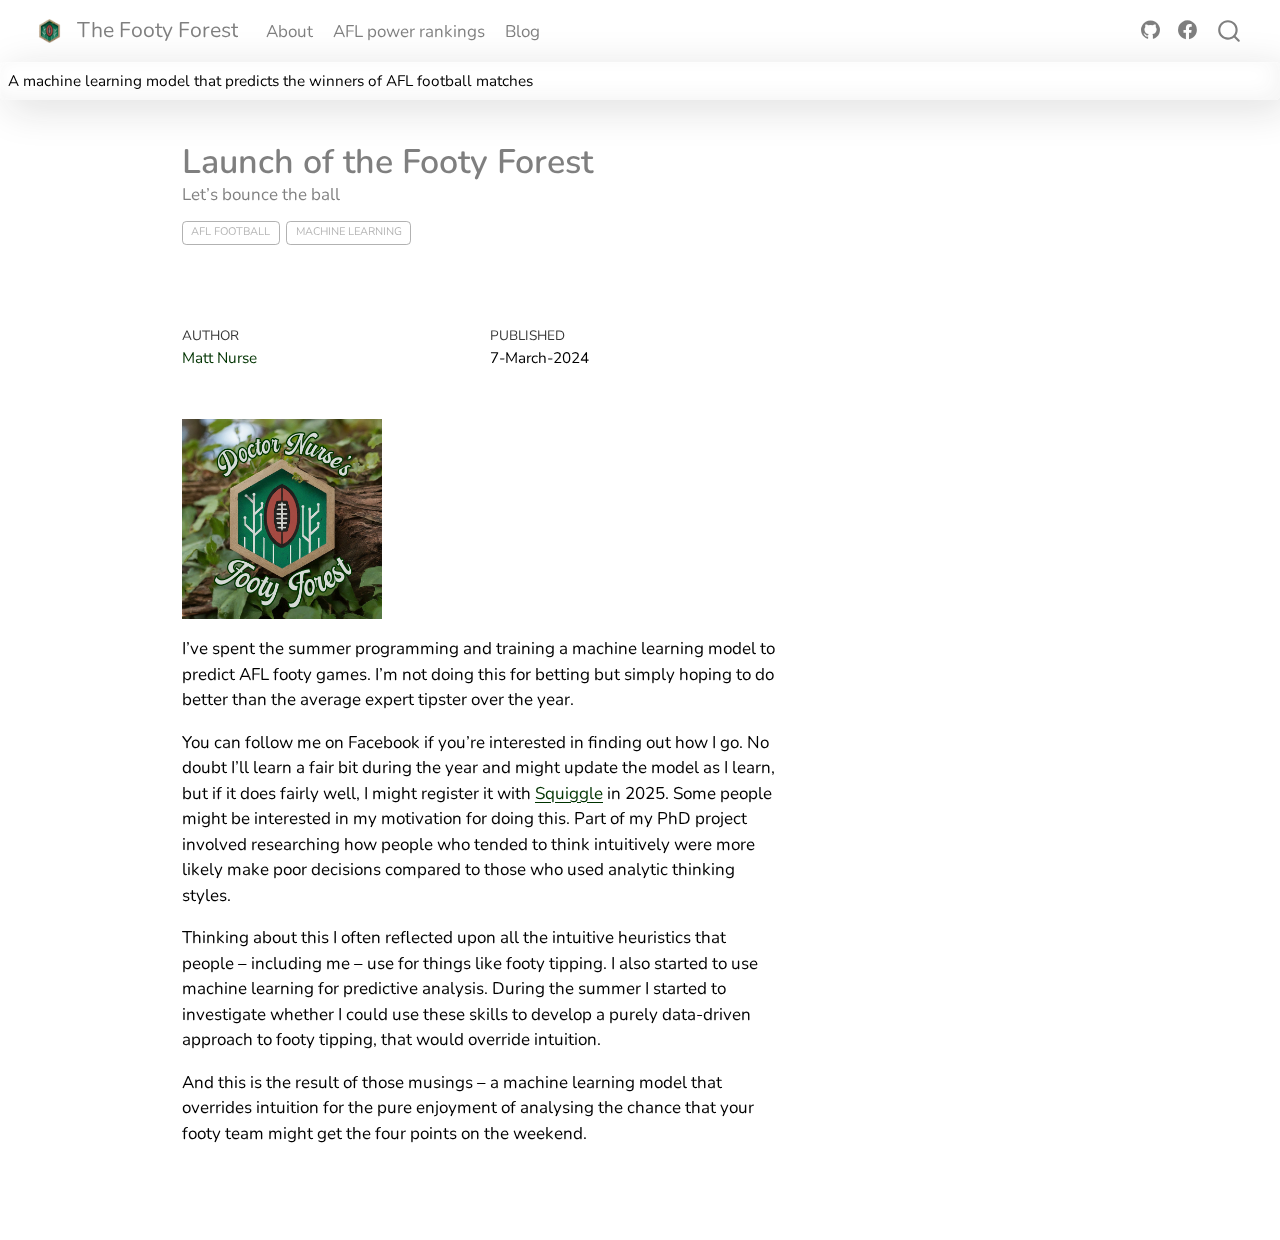
<file: Posts/2024-07-07-Launch-of-the-Footy-Forest/Index.html>
<!DOCTYPE html>
<html xmlns="http://www.w3.org/1999/xhtml" lang="en" xml:lang="en"><head>

<meta charset="utf-8">
<meta name="generator" content="quarto-1.6.43">

<meta name="viewport" content="width=device-width, initial-scale=1.0, user-scalable=yes">

<meta name="author" content="Matt Nurse">
<meta name="description" content="Let’s bounce the ball">

<title>Launch of the Footy Forest – The Footy Forest</title>
<style>
code{white-space: pre-wrap;}
span.smallcaps{font-variant: small-caps;}
div.columns{display: flex; gap: min(4vw, 1.5em);}
div.column{flex: auto; overflow-x: auto;}
div.hanging-indent{margin-left: 1.5em; text-indent: -1.5em;}
ul.task-list{list-style: none;}
ul.task-list li input[type="checkbox"] {
  width: 0.8em;
  margin: 0 0.8em 0.2em -1em; /* quarto-specific, see https://github.com/quarto-dev/quarto-cli/issues/4556 */ 
  vertical-align: middle;
}
</style>


<script src="../../site_libs/quarto-nav/quarto-nav.js"></script>
<script src="../../site_libs/quarto-nav/headroom.min.js"></script>
<script src="../../site_libs/clipboard/clipboard.min.js"></script>
<script src="../../site_libs/quarto-search/autocomplete.umd.js"></script>
<script src="../../site_libs/quarto-search/fuse.min.js"></script>
<script src="../../site_libs/quarto-search/quarto-search.js"></script>
<meta name="quarto:offset" content="../../">
<link href="../../Images/Footy_forest_favicon_logo.png" rel="icon" type="image/png">
<script src="../../site_libs/quarto-html/quarto.js"></script>
<script src="../../site_libs/quarto-html/popper.min.js"></script>
<script src="../../site_libs/quarto-html/tippy.umd.min.js"></script>
<script src="../../site_libs/quarto-html/anchor.min.js"></script>
<link href="../../site_libs/quarto-html/tippy.css" rel="stylesheet">
<link href="../../site_libs/quarto-html/quarto-syntax-highlighting-d4d76bf8491c20bad77d141916dc28e1.css" rel="stylesheet" id="quarto-text-highlighting-styles">
<script src="../../site_libs/bootstrap/bootstrap.min.js"></script>
<link href="../../site_libs/bootstrap/bootstrap-icons.css" rel="stylesheet">
<link href="../../site_libs/bootstrap/bootstrap-e5f5afb3b080a8942446dd2cae7b365d.min.css" rel="stylesheet" append-hash="true" id="quarto-bootstrap" data-mode="light">
<script id="quarto-search-options" type="application/json">{
  "location": "navbar",
  "copy-button": false,
  "collapse-after": 3,
  "panel-placement": "end",
  "type": "overlay",
  "limit": 50,
  "keyboard-shortcut": [
    "f",
    "/",
    "s"
  ],
  "show-item-context": false,
  "language": {
    "search-no-results-text": "No results",
    "search-matching-documents-text": "matching documents",
    "search-copy-link-title": "Copy link to search",
    "search-hide-matches-text": "Hide additional matches",
    "search-more-match-text": "more match in this document",
    "search-more-matches-text": "more matches in this document",
    "search-clear-button-title": "Clear",
    "search-text-placeholder": "",
    "search-detached-cancel-button-title": "Cancel",
    "search-submit-button-title": "Submit",
    "search-label": "Search"
  }
}</script>
<script async="" src="https://www.googletagmanager.com/gtag/js?id=G-5B3T74R9KE"></script>

<script type="text/javascript">

window.dataLayer = window.dataLayer || [];
function gtag(){dataLayer.push(arguments);}
gtag('js', new Date());
gtag('config', 'G-5B3T74R9KE', { 'anonymize_ip': true});
</script>


<meta property="og:title" content="Launch of the Footy Forest – The Footy Forest">
<meta property="og:description" content="Let’s bounce the ball">
<meta property="og:image" content="https://www.footyforest.com/Posts/2024-07-07-Launch-of-the-Footy-Forest/large_logo.png">
<meta property="og:site_name" content="The Footy Forest">
<meta property="og:image:height" content="1536">
<meta property="og:image:width" content="1536">
<meta name="twitter:title" content="Launch of the Footy Forest – The Footy Forest">
<meta name="twitter:description" content="Let’s bounce the ball">
<meta name="twitter:image" content="https://www.footyforest.com/Posts/2024-07-07-Launch-of-the-Footy-Forest/large_logo.png">
<meta name="twitter:image-height" content="1536">
<meta name="twitter:image-width" content="1536">
<meta name="twitter:card" content="summary_large_image">
</head>

<body class="nav-fixed">

<div id="quarto-search-results"></div>
  <header id="quarto-header" class="headroom fixed-top quarto-banner">
    <nav class="navbar navbar-expand-lg " data-bs-theme="dark">
      <div class="navbar-container container-fluid">
      <div class="navbar-brand-container mx-auto">
    <a href="../../index.html" class="navbar-brand navbar-brand-logo">
    <img src="../../Images/Footy_forest_simple_logo.png" alt="" class="navbar-logo">
    </a>
    <a class="navbar-brand" href="../../index.html">
    <span class="navbar-title">The Footy Forest</span>
    </a>
  </div>
            <div id="quarto-search" class="" title="Search"></div>
          <button class="navbar-toggler" type="button" data-bs-toggle="collapse" data-bs-target="#navbarCollapse" aria-controls="navbarCollapse" role="menu" aria-expanded="false" aria-label="Toggle navigation" onclick="if (window.quartoToggleHeadroom) { window.quartoToggleHeadroom(); }">
  <span class="navbar-toggler-icon"></span>
</button>
          <div class="collapse navbar-collapse" id="navbarCollapse">
            <ul class="navbar-nav navbar-nav-scroll me-auto">
  <li class="nav-item">
    <a class="nav-link" href="../../about.html"> 
<span class="menu-text">About</span></a>
  </li>  
  <li class="nav-item">
    <a class="nav-link" href="../../dashboard.html"> 
<span class="menu-text">AFL power rankings</span></a>
  </li>  
  <li class="nav-item">
    <a class="nav-link" href="../../blog.html"> 
<span class="menu-text">Blog</span></a>
  </li>  
</ul>
            <ul class="navbar-nav navbar-nav-scroll ms-auto">
  <li class="nav-item compact">
    <a class="nav-link" href="https://github.com/mattnurse"> <i class="bi bi-github" role="img">
</i> 
<span class="menu-text"></span></a>
  </li>  
  <li class="nav-item compact">
    <a class="nav-link" href="https://www.facebook.com/profile.php?id=61559518431071"> <i class="bi bi-facebook" role="img">
</i> 
<span class="menu-text"></span></a>
  </li>  
</ul>
          </div> <!-- /navcollapse -->
            <div class="quarto-navbar-tools">
</div>
      </div> <!-- /container-fluid -->
    </nav>
  <div id="quarto-announcement" data-announcement-id="9f53af9f494b6701336661fdb17283fe" class="alert alert-primary hidden"><div class="quarto-announcement-content">
<p><font color="black"> A machine learning model that predicts the winners of AFL football matches</font></p>
</div></div>
</header>
<!-- content -->
<header id="title-block-header" class="quarto-title-block default page-columns page-full">
  <div class="quarto-title-banner page-columns page-full">
    <div class="quarto-title column-body">
      <h1 class="title">Launch of the Footy Forest</h1>
                  <div>
        <div class="description">
          Let’s bounce the ball
        </div>
      </div>
                          <div class="quarto-categories">
                <div class="quarto-category">AFL football</div>
                <div class="quarto-category">Machine learning</div>
              </div>
                  </div>
  </div>
    
  
  <div class="quarto-title-meta">

      <div>
      <div class="quarto-title-meta-heading">Author</div>
      <div class="quarto-title-meta-contents">
               <p><a href="https://footyforest.com">Matt Nurse</a> </p>
            </div>
    </div>
      
      <div>
      <div class="quarto-title-meta-heading">Published</div>
      <div class="quarto-title-meta-contents">
        <p class="date">7-March-2024</p>
      </div>
    </div>
    
      
    </div>
    
  
  </header><div id="quarto-content" class="quarto-container page-columns page-rows-contents page-layout-article page-navbar">
<!-- sidebar -->
<!-- margin-sidebar -->
    <div id="quarto-margin-sidebar" class="sidebar margin-sidebar zindex-bottom">
        
    </div>
<!-- main -->
<main class="content quarto-banner-title-block" id="quarto-document-content">





<p><img src="large_logo.png" class="img-fluid" width="200"></p>
<p>I’ve spent the summer programming and training a machine learning model to predict AFL footy games. I’m not doing this for betting but simply hoping to do better than the average expert tipster over the year.</p>
<p>You can follow me on Facebook if you’re interested in finding out how I go. No doubt I’ll learn a fair bit during the year and might update the model as I learn, but if it does fairly well, I might register it with <a href="https://squiggle.com.au/">Squiggle</a> in 2025. Some people might be interested in my motivation for doing this. Part of my PhD project involved researching how people who tended to think intuitively were more likely make poor decisions compared to those who used analytic thinking styles.</p>
<p>Thinking about this I often reflected upon all the intuitive heuristics that people – including me – use for things like footy tipping. I also started to use machine learning for predictive analysis. During the summer I started to investigate whether I could use these skills to develop a purely data-driven approach to footy tipping, that would override intuition.</p>
<p>And this is the result of those musings – a machine learning model that overrides intuition for the pure enjoyment of analysing the chance that your footy team might get the four points on the weekend.</p>



</main> <!-- /main -->
<script id="quarto-html-after-body" type="application/javascript">
window.document.addEventListener("DOMContentLoaded", function (event) {
  const toggleBodyColorMode = (bsSheetEl) => {
    const mode = bsSheetEl.getAttribute("data-mode");
    const bodyEl = window.document.querySelector("body");
    if (mode === "dark") {
      bodyEl.classList.add("quarto-dark");
      bodyEl.classList.remove("quarto-light");
    } else {
      bodyEl.classList.add("quarto-light");
      bodyEl.classList.remove("quarto-dark");
    }
  }
  const toggleBodyColorPrimary = () => {
    const bsSheetEl = window.document.querySelector("link#quarto-bootstrap");
    if (bsSheetEl) {
      toggleBodyColorMode(bsSheetEl);
    }
  }
  toggleBodyColorPrimary();  
  const icon = "";
  const anchorJS = new window.AnchorJS();
  anchorJS.options = {
    placement: 'right',
    icon: icon
  };
  anchorJS.add('.anchored');
  const isCodeAnnotation = (el) => {
    for (const clz of el.classList) {
      if (clz.startsWith('code-annotation-')) {                     
        return true;
      }
    }
    return false;
  }
  const onCopySuccess = function(e) {
    // button target
    const button = e.trigger;
    // don't keep focus
    button.blur();
    // flash "checked"
    button.classList.add('code-copy-button-checked');
    var currentTitle = button.getAttribute("title");
    button.setAttribute("title", "Copied!");
    let tooltip;
    if (window.bootstrap) {
      button.setAttribute("data-bs-toggle", "tooltip");
      button.setAttribute("data-bs-placement", "left");
      button.setAttribute("data-bs-title", "Copied!");
      tooltip = new bootstrap.Tooltip(button, 
        { trigger: "manual", 
          customClass: "code-copy-button-tooltip",
          offset: [0, -8]});
      tooltip.show();    
    }
    setTimeout(function() {
      if (tooltip) {
        tooltip.hide();
        button.removeAttribute("data-bs-title");
        button.removeAttribute("data-bs-toggle");
        button.removeAttribute("data-bs-placement");
      }
      button.setAttribute("title", currentTitle);
      button.classList.remove('code-copy-button-checked');
    }, 1000);
    // clear code selection
    e.clearSelection();
  }
  const getTextToCopy = function(trigger) {
      const codeEl = trigger.previousElementSibling.cloneNode(true);
      for (const childEl of codeEl.children) {
        if (isCodeAnnotation(childEl)) {
          childEl.remove();
        }
      }
      return codeEl.innerText;
  }
  const clipboard = new window.ClipboardJS('.code-copy-button:not([data-in-quarto-modal])', {
    text: getTextToCopy
  });
  clipboard.on('success', onCopySuccess);
  if (window.document.getElementById('quarto-embedded-source-code-modal')) {
    const clipboardModal = new window.ClipboardJS('.code-copy-button[data-in-quarto-modal]', {
      text: getTextToCopy,
      container: window.document.getElementById('quarto-embedded-source-code-modal')
    });
    clipboardModal.on('success', onCopySuccess);
  }
    var localhostRegex = new RegExp(/^(?:http|https):\/\/localhost\:?[0-9]*\//);
    var mailtoRegex = new RegExp(/^mailto:/);
      var filterRegex = new RegExp("https:\/\/www\.footyforest\.com");
    var isInternal = (href) => {
        return filterRegex.test(href) || localhostRegex.test(href) || mailtoRegex.test(href);
    }
    // Inspect non-navigation links and adorn them if external
 	var links = window.document.querySelectorAll('a[href]:not(.nav-link):not(.navbar-brand):not(.toc-action):not(.sidebar-link):not(.sidebar-item-toggle):not(.pagination-link):not(.no-external):not([aria-hidden]):not(.dropdown-item):not(.quarto-navigation-tool):not(.about-link)');
    for (var i=0; i<links.length; i++) {
      const link = links[i];
      if (!isInternal(link.href)) {
        // undo the damage that might have been done by quarto-nav.js in the case of
        // links that we want to consider external
        if (link.dataset.originalHref !== undefined) {
          link.href = link.dataset.originalHref;
        }
      }
    }
  function tippyHover(el, contentFn, onTriggerFn, onUntriggerFn) {
    const config = {
      allowHTML: true,
      maxWidth: 500,
      delay: 100,
      arrow: false,
      appendTo: function(el) {
          return el.parentElement;
      },
      interactive: true,
      interactiveBorder: 10,
      theme: 'quarto',
      placement: 'bottom-start',
    };
    if (contentFn) {
      config.content = contentFn;
    }
    if (onTriggerFn) {
      config.onTrigger = onTriggerFn;
    }
    if (onUntriggerFn) {
      config.onUntrigger = onUntriggerFn;
    }
    window.tippy(el, config); 
  }
  const noterefs = window.document.querySelectorAll('a[role="doc-noteref"]');
  for (var i=0; i<noterefs.length; i++) {
    const ref = noterefs[i];
    tippyHover(ref, function() {
      // use id or data attribute instead here
      let href = ref.getAttribute('data-footnote-href') || ref.getAttribute('href');
      try { href = new URL(href).hash; } catch {}
      const id = href.replace(/^#\/?/, "");
      const note = window.document.getElementById(id);
      if (note) {
        return note.innerHTML;
      } else {
        return "";
      }
    });
  }
  const xrefs = window.document.querySelectorAll('a.quarto-xref');
  const processXRef = (id, note) => {
    // Strip column container classes
    const stripColumnClz = (el) => {
      el.classList.remove("page-full", "page-columns");
      if (el.children) {
        for (const child of el.children) {
          stripColumnClz(child);
        }
      }
    }
    stripColumnClz(note)
    if (id === null || id.startsWith('sec-')) {
      // Special case sections, only their first couple elements
      const container = document.createElement("div");
      if (note.children && note.children.length > 2) {
        container.appendChild(note.children[0].cloneNode(true));
        for (let i = 1; i < note.children.length; i++) {
          const child = note.children[i];
          if (child.tagName === "P" && child.innerText === "") {
            continue;
          } else {
            container.appendChild(child.cloneNode(true));
            break;
          }
        }
        if (window.Quarto?.typesetMath) {
          window.Quarto.typesetMath(container);
        }
        return container.innerHTML
      } else {
        if (window.Quarto?.typesetMath) {
          window.Quarto.typesetMath(note);
        }
        return note.innerHTML;
      }
    } else {
      // Remove any anchor links if they are present
      const anchorLink = note.querySelector('a.anchorjs-link');
      if (anchorLink) {
        anchorLink.remove();
      }
      if (window.Quarto?.typesetMath) {
        window.Quarto.typesetMath(note);
      }
      if (note.classList.contains("callout")) {
        return note.outerHTML;
      } else {
        return note.innerHTML;
      }
    }
  }
  for (var i=0; i<xrefs.length; i++) {
    const xref = xrefs[i];
    tippyHover(xref, undefined, function(instance) {
      instance.disable();
      let url = xref.getAttribute('href');
      let hash = undefined; 
      if (url.startsWith('#')) {
        hash = url;
      } else {
        try { hash = new URL(url).hash; } catch {}
      }
      if (hash) {
        const id = hash.replace(/^#\/?/, "");
        const note = window.document.getElementById(id);
        if (note !== null) {
          try {
            const html = processXRef(id, note.cloneNode(true));
            instance.setContent(html);
          } finally {
            instance.enable();
            instance.show();
          }
        } else {
          // See if we can fetch this
          fetch(url.split('#')[0])
          .then(res => res.text())
          .then(html => {
            const parser = new DOMParser();
            const htmlDoc = parser.parseFromString(html, "text/html");
            const note = htmlDoc.getElementById(id);
            if (note !== null) {
              const html = processXRef(id, note);
              instance.setContent(html);
            } 
          }).finally(() => {
            instance.enable();
            instance.show();
          });
        }
      } else {
        // See if we can fetch a full url (with no hash to target)
        // This is a special case and we should probably do some content thinning / targeting
        fetch(url)
        .then(res => res.text())
        .then(html => {
          const parser = new DOMParser();
          const htmlDoc = parser.parseFromString(html, "text/html");
          const note = htmlDoc.querySelector('main.content');
          if (note !== null) {
            // This should only happen for chapter cross references
            // (since there is no id in the URL)
            // remove the first header
            if (note.children.length > 0 && note.children[0].tagName === "HEADER") {
              note.children[0].remove();
            }
            const html = processXRef(null, note);
            instance.setContent(html);
          } 
        }).finally(() => {
          instance.enable();
          instance.show();
        });
      }
    }, function(instance) {
    });
  }
      let selectedAnnoteEl;
      const selectorForAnnotation = ( cell, annotation) => {
        let cellAttr = 'data-code-cell="' + cell + '"';
        let lineAttr = 'data-code-annotation="' +  annotation + '"';
        const selector = 'span[' + cellAttr + '][' + lineAttr + ']';
        return selector;
      }
      const selectCodeLines = (annoteEl) => {
        const doc = window.document;
        const targetCell = annoteEl.getAttribute("data-target-cell");
        const targetAnnotation = annoteEl.getAttribute("data-target-annotation");
        const annoteSpan = window.document.querySelector(selectorForAnnotation(targetCell, targetAnnotation));
        const lines = annoteSpan.getAttribute("data-code-lines").split(",");
        const lineIds = lines.map((line) => {
          return targetCell + "-" + line;
        })
        let top = null;
        let height = null;
        let parent = null;
        if (lineIds.length > 0) {
            //compute the position of the single el (top and bottom and make a div)
            const el = window.document.getElementById(lineIds[0]);
            top = el.offsetTop;
            height = el.offsetHeight;
            parent = el.parentElement.parentElement;
          if (lineIds.length > 1) {
            const lastEl = window.document.getElementById(lineIds[lineIds.length - 1]);
            const bottom = lastEl.offsetTop + lastEl.offsetHeight;
            height = bottom - top;
          }
          if (top !== null && height !== null && parent !== null) {
            // cook up a div (if necessary) and position it 
            let div = window.document.getElementById("code-annotation-line-highlight");
            if (div === null) {
              div = window.document.createElement("div");
              div.setAttribute("id", "code-annotation-line-highlight");
              div.style.position = 'absolute';
              parent.appendChild(div);
            }
            div.style.top = top - 2 + "px";
            div.style.height = height + 4 + "px";
            div.style.left = 0;
            let gutterDiv = window.document.getElementById("code-annotation-line-highlight-gutter");
            if (gutterDiv === null) {
              gutterDiv = window.document.createElement("div");
              gutterDiv.setAttribute("id", "code-annotation-line-highlight-gutter");
              gutterDiv.style.position = 'absolute';
              const codeCell = window.document.getElementById(targetCell);
              const gutter = codeCell.querySelector('.code-annotation-gutter');
              gutter.appendChild(gutterDiv);
            }
            gutterDiv.style.top = top - 2 + "px";
            gutterDiv.style.height = height + 4 + "px";
          }
          selectedAnnoteEl = annoteEl;
        }
      };
      const unselectCodeLines = () => {
        const elementsIds = ["code-annotation-line-highlight", "code-annotation-line-highlight-gutter"];
        elementsIds.forEach((elId) => {
          const div = window.document.getElementById(elId);
          if (div) {
            div.remove();
          }
        });
        selectedAnnoteEl = undefined;
      };
        // Handle positioning of the toggle
    window.addEventListener(
      "resize",
      throttle(() => {
        elRect = undefined;
        if (selectedAnnoteEl) {
          selectCodeLines(selectedAnnoteEl);
        }
      }, 10)
    );
    function throttle(fn, ms) {
    let throttle = false;
    let timer;
      return (...args) => {
        if(!throttle) { // first call gets through
            fn.apply(this, args);
            throttle = true;
        } else { // all the others get throttled
            if(timer) clearTimeout(timer); // cancel #2
            timer = setTimeout(() => {
              fn.apply(this, args);
              timer = throttle = false;
            }, ms);
        }
      };
    }
      // Attach click handler to the DT
      const annoteDls = window.document.querySelectorAll('dt[data-target-cell]');
      for (const annoteDlNode of annoteDls) {
        annoteDlNode.addEventListener('click', (event) => {
          const clickedEl = event.target;
          if (clickedEl !== selectedAnnoteEl) {
            unselectCodeLines();
            const activeEl = window.document.querySelector('dt[data-target-cell].code-annotation-active');
            if (activeEl) {
              activeEl.classList.remove('code-annotation-active');
            }
            selectCodeLines(clickedEl);
            clickedEl.classList.add('code-annotation-active');
          } else {
            // Unselect the line
            unselectCodeLines();
            clickedEl.classList.remove('code-annotation-active');
          }
        });
      }
  const findCites = (el) => {
    const parentEl = el.parentElement;
    if (parentEl) {
      const cites = parentEl.dataset.cites;
      if (cites) {
        return {
          el,
          cites: cites.split(' ')
        };
      } else {
        return findCites(el.parentElement)
      }
    } else {
      return undefined;
    }
  };
  var bibliorefs = window.document.querySelectorAll('a[role="doc-biblioref"]');
  for (var i=0; i<bibliorefs.length; i++) {
    const ref = bibliorefs[i];
    const citeInfo = findCites(ref);
    if (citeInfo) {
      tippyHover(citeInfo.el, function() {
        var popup = window.document.createElement('div');
        citeInfo.cites.forEach(function(cite) {
          var citeDiv = window.document.createElement('div');
          citeDiv.classList.add('hanging-indent');
          citeDiv.classList.add('csl-entry');
          var biblioDiv = window.document.getElementById('ref-' + cite);
          if (biblioDiv) {
            citeDiv.innerHTML = biblioDiv.innerHTML;
          }
          popup.appendChild(citeDiv);
        });
        return popup.innerHTML;
      });
    }
  }
});
</script>
</div> <!-- /content -->




</body></html>
</file>
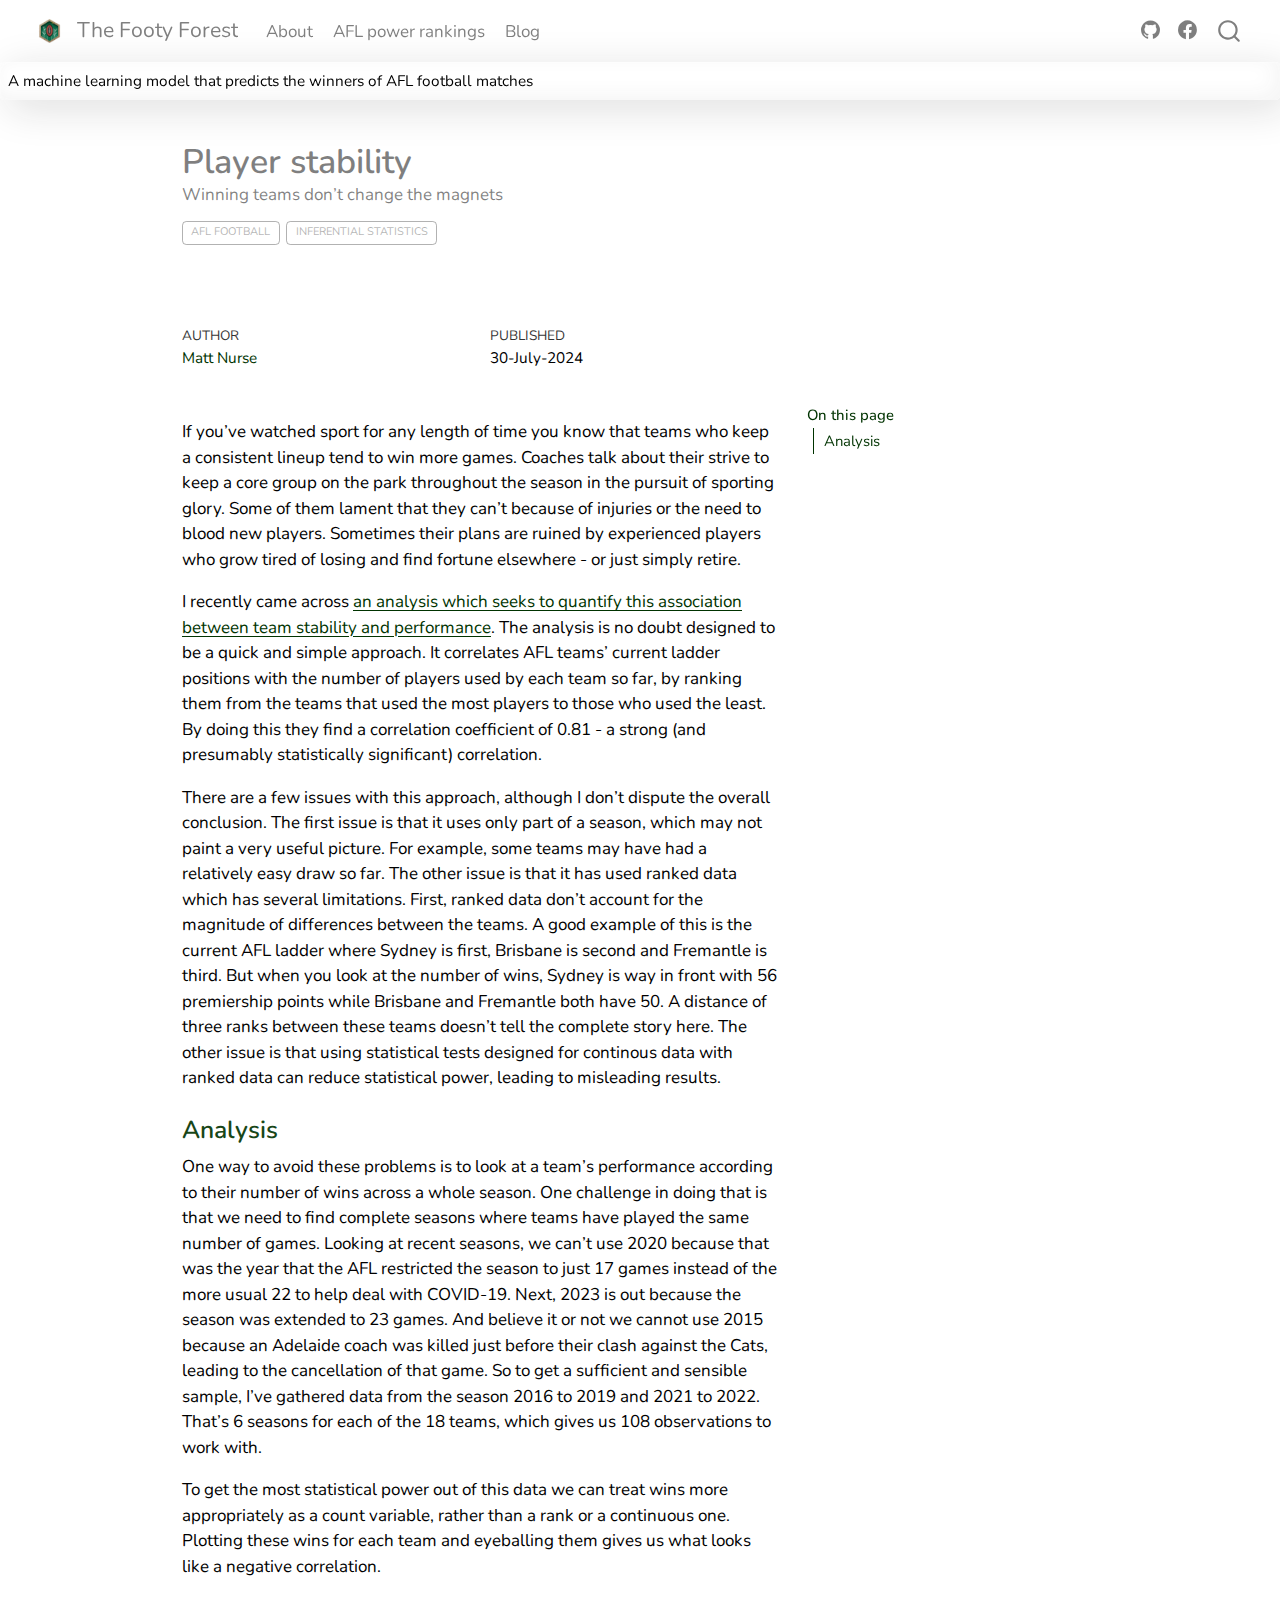
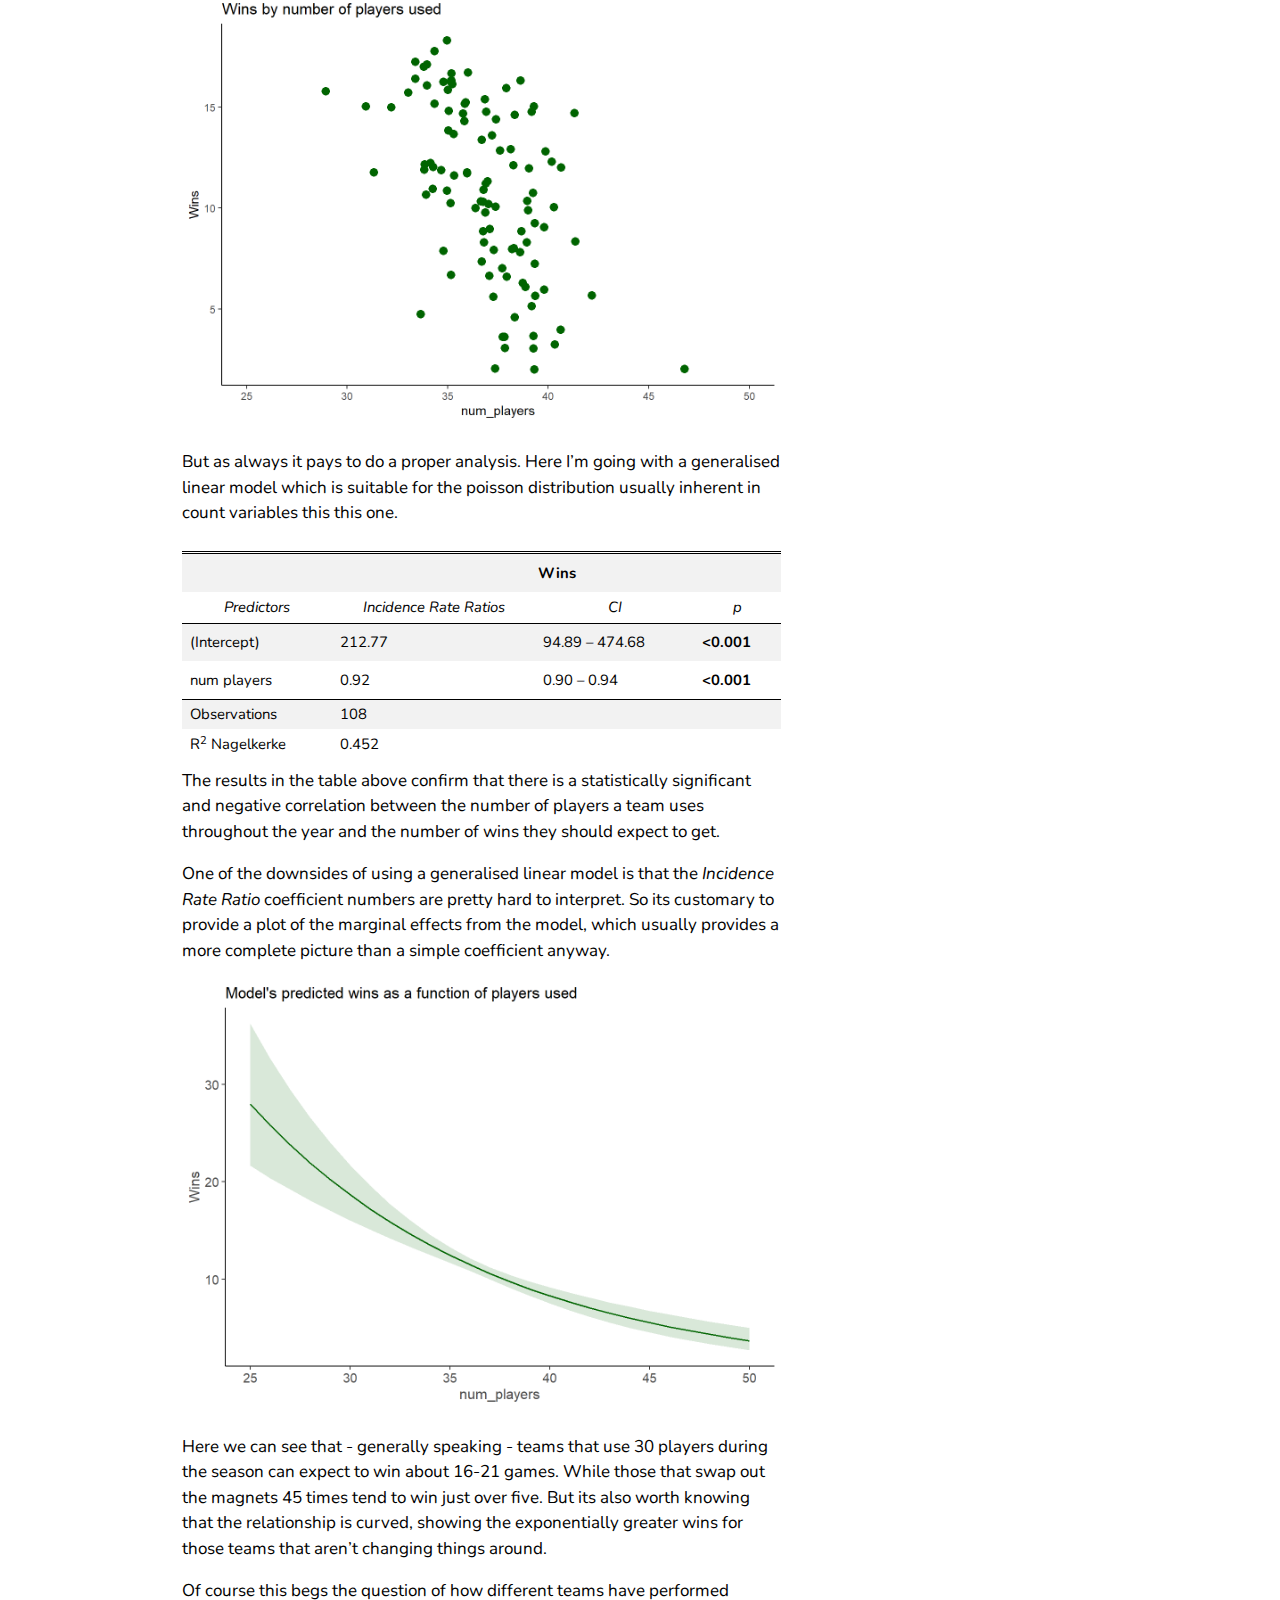
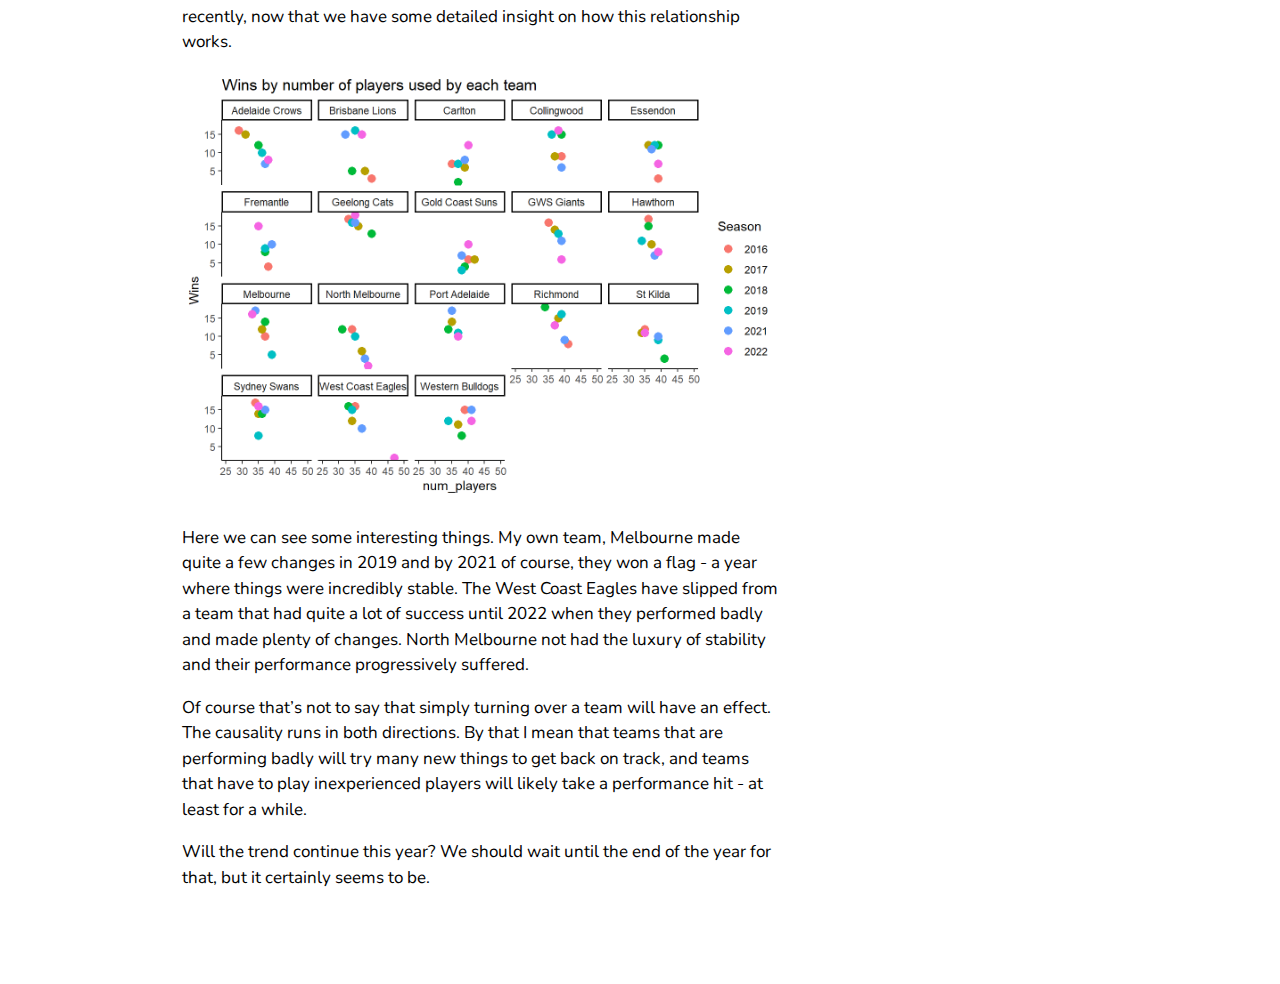
<file: Posts/2024-07-30-Player stability/Index.html>
<!DOCTYPE html>
<html xmlns="http://www.w3.org/1999/xhtml" lang="en" xml:lang="en"><head>

<meta charset="utf-8">
<meta name="generator" content="quarto-1.6.43">

<meta name="viewport" content="width=device-width, initial-scale=1.0, user-scalable=yes">

<meta name="author" content="Matt Nurse">
<meta name="description" content="Winning teams don’t change the magnets">

<title>Player stability – The Footy Forest</title>
<style>
code{white-space: pre-wrap;}
span.smallcaps{font-variant: small-caps;}
div.columns{display: flex; gap: min(4vw, 1.5em);}
div.column{flex: auto; overflow-x: auto;}
div.hanging-indent{margin-left: 1.5em; text-indent: -1.5em;}
ul.task-list{list-style: none;}
ul.task-list li input[type="checkbox"] {
  width: 0.8em;
  margin: 0 0.8em 0.2em -1em; /* quarto-specific, see https://github.com/quarto-dev/quarto-cli/issues/4556 */ 
  vertical-align: middle;
}
</style>


<script src="../../site_libs/quarto-nav/quarto-nav.js"></script>
<script src="../../site_libs/quarto-nav/headroom.min.js"></script>
<script src="../../site_libs/clipboard/clipboard.min.js"></script>
<script src="../../site_libs/quarto-search/autocomplete.umd.js"></script>
<script src="../../site_libs/quarto-search/fuse.min.js"></script>
<script src="../../site_libs/quarto-search/quarto-search.js"></script>
<meta name="quarto:offset" content="../../">
<link href="../../Images/Footy_forest_favicon_logo.png" rel="icon" type="image/png">
<script src="../../site_libs/quarto-html/quarto.js"></script>
<script src="../../site_libs/quarto-html/popper.min.js"></script>
<script src="../../site_libs/quarto-html/tippy.umd.min.js"></script>
<script src="../../site_libs/quarto-html/anchor.min.js"></script>
<link href="../../site_libs/quarto-html/tippy.css" rel="stylesheet">
<link href="../../site_libs/quarto-html/quarto-syntax-highlighting-d4d76bf8491c20bad77d141916dc28e1.css" rel="stylesheet" id="quarto-text-highlighting-styles">
<script src="../../site_libs/bootstrap/bootstrap.min.js"></script>
<link href="../../site_libs/bootstrap/bootstrap-icons.css" rel="stylesheet">
<link href="../../site_libs/bootstrap/bootstrap-e5f5afb3b080a8942446dd2cae7b365d.min.css" rel="stylesheet" append-hash="true" id="quarto-bootstrap" data-mode="light">
<script id="quarto-search-options" type="application/json">{
  "location": "navbar",
  "copy-button": false,
  "collapse-after": 3,
  "panel-placement": "end",
  "type": "overlay",
  "limit": 50,
  "keyboard-shortcut": [
    "f",
    "/",
    "s"
  ],
  "show-item-context": false,
  "language": {
    "search-no-results-text": "No results",
    "search-matching-documents-text": "matching documents",
    "search-copy-link-title": "Copy link to search",
    "search-hide-matches-text": "Hide additional matches",
    "search-more-match-text": "more match in this document",
    "search-more-matches-text": "more matches in this document",
    "search-clear-button-title": "Clear",
    "search-text-placeholder": "",
    "search-detached-cancel-button-title": "Cancel",
    "search-submit-button-title": "Submit",
    "search-label": "Search"
  }
}</script>
<script async="" src="https://www.googletagmanager.com/gtag/js?id=G-5B3T74R9KE"></script>

<script type="text/javascript">

window.dataLayer = window.dataLayer || [];
function gtag(){dataLayer.push(arguments);}
gtag('js', new Date());
gtag('config', 'G-5B3T74R9KE', { 'anonymize_ip': true});
</script>


<meta property="og:title" content="Player stability – The Footy Forest">
<meta property="og:description" content="Winning teams don’t change the magnets">
<meta property="og:image" content="https://www.footyforest.com/Posts/2024-07-30-Player stability/Index_files/figure-html/unnamed-chunk-1-1.png">
<meta property="og:site_name" content="The Footy Forest">
<meta property="og:image:height" content="960">
<meta property="og:image:width" content="1344">
<meta name="twitter:title" content="Player stability – The Footy Forest">
<meta name="twitter:description" content="Winning teams don’t change the magnets">
<meta name="twitter:image" content="https://www.footyforest.com/Posts/2024-07-30-Player stability/Index_files/figure-html/unnamed-chunk-1-1.png">
<meta name="twitter:image-height" content="960">
<meta name="twitter:image-width" content="1344">
<meta name="twitter:card" content="summary_large_image">
</head>

<body class="nav-fixed">

<div id="quarto-search-results"></div>
  <header id="quarto-header" class="headroom fixed-top quarto-banner">
    <nav class="navbar navbar-expand-lg " data-bs-theme="dark">
      <div class="navbar-container container-fluid">
      <div class="navbar-brand-container mx-auto">
    <a href="../../index.html" class="navbar-brand navbar-brand-logo">
    <img src="../../Images/Footy_forest_simple_logo.png" alt="" class="navbar-logo">
    </a>
    <a class="navbar-brand" href="../../index.html">
    <span class="navbar-title">The Footy Forest</span>
    </a>
  </div>
            <div id="quarto-search" class="" title="Search"></div>
          <button class="navbar-toggler" type="button" data-bs-toggle="collapse" data-bs-target="#navbarCollapse" aria-controls="navbarCollapse" role="menu" aria-expanded="false" aria-label="Toggle navigation" onclick="if (window.quartoToggleHeadroom) { window.quartoToggleHeadroom(); }">
  <span class="navbar-toggler-icon"></span>
</button>
          <div class="collapse navbar-collapse" id="navbarCollapse">
            <ul class="navbar-nav navbar-nav-scroll me-auto">
  <li class="nav-item">
    <a class="nav-link" href="../../about.html"> 
<span class="menu-text">About</span></a>
  </li>  
  <li class="nav-item">
    <a class="nav-link" href="../../dashboard.html"> 
<span class="menu-text">AFL power rankings</span></a>
  </li>  
  <li class="nav-item">
    <a class="nav-link" href="../../blog.html"> 
<span class="menu-text">Blog</span></a>
  </li>  
</ul>
            <ul class="navbar-nav navbar-nav-scroll ms-auto">
  <li class="nav-item compact">
    <a class="nav-link" href="https://github.com/mattnurse"> <i class="bi bi-github" role="img">
</i> 
<span class="menu-text"></span></a>
  </li>  
  <li class="nav-item compact">
    <a class="nav-link" href="https://www.facebook.com/profile.php?id=61559518431071"> <i class="bi bi-facebook" role="img">
</i> 
<span class="menu-text"></span></a>
  </li>  
</ul>
          </div> <!-- /navcollapse -->
            <div class="quarto-navbar-tools">
</div>
      </div> <!-- /container-fluid -->
    </nav>
  <div id="quarto-announcement" data-announcement-id="9f53af9f494b6701336661fdb17283fe" class="alert alert-primary hidden"><div class="quarto-announcement-content">
<p><font color="black"> A machine learning model that predicts the winners of AFL football matches</font></p>
</div></div>
</header>
<!-- content -->
<header id="title-block-header" class="quarto-title-block default page-columns page-full">
  <div class="quarto-title-banner page-columns page-full">
    <div class="quarto-title column-body">
      <h1 class="title">Player stability</h1>
                  <div>
        <div class="description">
          Winning teams don’t change the magnets
        </div>
      </div>
                          <div class="quarto-categories">
                <div class="quarto-category">AFL football</div>
                <div class="quarto-category">Inferential statistics</div>
              </div>
                  </div>
  </div>
    
  
  <div class="quarto-title-meta">

      <div>
      <div class="quarto-title-meta-heading">Author</div>
      <div class="quarto-title-meta-contents">
               <p><a href="https://footyforest.com">Matt Nurse</a> </p>
            </div>
    </div>
      
      <div>
      <div class="quarto-title-meta-heading">Published</div>
      <div class="quarto-title-meta-contents">
        <p class="date">30-July-2024</p>
      </div>
    </div>
    
      
    </div>
    
  
  </header><div id="quarto-content" class="quarto-container page-columns page-rows-contents page-layout-article page-navbar">
<!-- sidebar -->
<!-- margin-sidebar -->
    <div id="quarto-margin-sidebar" class="sidebar margin-sidebar">
        <nav id="TOC" role="doc-toc" class="toc-active">
    <h2 id="toc-title">On this page</h2>
   
  <ul>
  <li><a href="#analysis" id="toc-analysis" class="nav-link active" data-scroll-target="#analysis">Analysis</a></li>
  </ul>
</nav>
    </div>
<!-- main -->
<main class="content quarto-banner-title-block" id="quarto-document-content">





<p>If you’ve watched sport for any length of time you know that teams who keep a consistent lineup tend to win more games. Coaches talk about their strive to keep a core group on the park throughout the season in the pursuit of sporting glory. Some of them lament that they can’t because of injuries or the need to blood new players. Sometimes their plans are ruined by experienced players who grow tired of losing and find fortune elsewhere - or just simply retire.</p>
<p>I recently came across <a href="https://www.saintsational.net/viewtopic.php?t=114129&amp;sid=46edb59581f56b0a0f59c5b368a7bd8b&amp;fbclid=IwY2xjawEVKqNleHRuA2FlbQIxMAABHTDgw3Mt9u5xWamcpDjZou4CSUrDpIcxN-2HK6s_6m5B_IGfEDhnjXaGYg_aem_pAdICoNlK4DsHwzbvShCZA">an analysis which seeks to quantify this association between team stability and performance</a>. The analysis is no doubt designed to be a quick and simple approach. It correlates AFL teams’ current ladder positions with the number of players used by each team so far, by ranking them from the teams that used the most players to those who used the least. By doing this they find a correlation coefficient of 0.81 - a strong (and presumably statistically significant) correlation.</p>
<p>There are a few issues with this approach, although I don’t dispute the overall conclusion. The first issue is that it uses only part of a season, which may not paint a very useful picture. For example, some teams may have had a relatively easy draw so far. The other issue is that it has used ranked data which has several limitations. First, ranked data don’t account for the magnitude of differences between the teams. A good example of this is the current AFL ladder where Sydney is first, Brisbane is second and Fremantle is third. But when you look at the number of wins, Sydney is way in front with 56 premiership points while Brisbane and Fremantle both have 50. A distance of three ranks between these teams doesn’t tell the complete story here. The other issue is that using statistical tests designed for continous data with ranked data can reduce statistical power, leading to misleading results.</p>
<section id="analysis" class="level3">
<h3 class="anchored" data-anchor-id="analysis">Analysis</h3>
<p>One way to avoid these problems is to look at a team’s performance according to their number of wins across a whole season. One challenge in doing that is that we need to find complete seasons where teams have played the same number of games. Looking at recent seasons, we can’t use 2020 because that was the year that the AFL restricted the season to just 17 games instead of the more usual 22 to help deal with COVID-19. Next, 2023 is out because the season was extended to 23 games. And believe it or not we cannot use 2015 because an Adelaide coach was killed just before their clash against the Cats, leading to the cancellation of that game. So to get a sufficient and sensible sample, I’ve gathered data from the season 2016 to 2019 and 2021 to 2022. That’s 6 seasons for each of the 18 teams, which gives us 108 observations to work with.</p>
<p>To get the most statistical power out of this data we can treat wins more appropriately as a count variable, rather than a rank or a continuous one. Plotting these wins for each team and eyeballing them gives us what looks like a negative correlation.</p>
<div class="cell">
<div class="cell-output-display">
<div>
<figure class="figure">
<p><img src="Index_files/figure-html/unnamed-chunk-1-1.png" class="img-fluid figure-img" width="672"></p>
</figure>
</div>
</div>
</div>
<p>But as always it pays to do a proper analysis. Here I’m going with a generalised linear model which is suitable for the poisson distribution usually inherent in count variables this this one.</p>
<div class="cell">
<div class="cell-output-display">
<table class="caption-top table table-sm table-striped small" data-quarto-postprocess="true">
<tbody>
<tr class="odd">
<td data-quarto-table-cell-role="th" style="text-align: center; border-top: double; font-style: normal; font-weight: bold; padding: 0.2cm;">&nbsp;</td>
<td colspan="3" data-quarto-table-cell-role="th" style="text-align: center; border-top: double; font-style: normal; font-weight: bold; padding: 0.2cm;">Wins</td>
</tr>
<tr class="even">
<td style="text-align: center; border-bottom: 1px solid; font-style: italic; font-weight: normal;">Predictors</td>
<td style="text-align: center; border-bottom: 1px solid; font-style: italic; font-weight: normal;">Incidence Rate Ratios</td>
<td style="text-align: center; border-bottom: 1px solid; font-style: italic; font-weight: normal;">CI</td>
<td style="text-align: center; border-bottom: 1px solid; font-style: italic; font-weight: normal;">p</td>
</tr>
<tr class="odd">
<td style="text-align: left; padding: 0.2cm; vertical-align: top;">(Intercept)</td>
<td style="text-align: left; padding: 0.2cm; vertical-align: top;">212.77</td>
<td style="text-align: left; padding: 0.2cm; vertical-align: top;">94.89&nbsp;–&nbsp;474.68</td>
<td style="text-align: left; padding: 0.2cm; vertical-align: top;"><strong>&lt;0.001</strong></td>
</tr>
<tr class="even">
<td style="text-align: left; padding: 0.2cm; vertical-align: top;">num players</td>
<td style="text-align: left; padding: 0.2cm; vertical-align: top;">0.92</td>
<td style="text-align: left; padding: 0.2cm; vertical-align: top;">0.90&nbsp;–&nbsp;0.94</td>
<td style="text-align: left; padding: 0.2cm; vertical-align: top;"><strong>&lt;0.001</strong></td>
</tr>
<tr class="odd">
<td style="text-align: left; padding: 0.2cm; vertical-align: top; padding-top: 0.1cm; padding-bottom: 0.1cm; border-top: 1px solid;">Observations</td>
<td colspan="3" style="text-align: left; padding: 0.2cm; vertical-align: top; padding-top: 0.1cm; padding-bottom: 0.1cm; border-top: 1px solid;">108</td>
</tr>
<tr class="even">
<td style="text-align: left; padding: 0.2cm; vertical-align: top; padding-top: 0.1cm; padding-bottom: 0.1cm;">R<sup>2</sup> Nagelkerke</td>
<td colspan="3" style="text-align: left; padding: 0.2cm; vertical-align: top; padding-top: 0.1cm; padding-bottom: 0.1cm;">0.452</td>
</tr>
</tbody>
</table>


</div>
</div>
<p>The results in the table above confirm that there is a statistically significant and negative correlation between the number of players a team uses throughout the year and the number of wins they should expect to get.</p>
<p>One of the downsides of using a generalised linear model is that the <em>Incidence Rate Ratio</em> coefficient numbers are pretty hard to interpret. So its customary to provide a plot of the marginal effects from the model, which usually provides a more complete picture than a simple coefficient anyway.</p>
<div class="cell">
<div class="cell-output-display">
<div>
<figure class="figure">
<p><img src="Index_files/figure-html/unnamed-chunk-3-1.png" class="img-fluid figure-img" width="672"></p>
</figure>
</div>
</div>
</div>
<p>Here we can see that - generally speaking - teams that use 30 players during the season can expect to win about 16-21 games. While those that swap out the magnets 45 times tend to win just over five. But its also worth knowing that the relationship is curved, showing the exponentially greater wins for those teams that aren’t changing things around.</p>
<p>Of course this begs the question of how different teams have performed recently, now that we have some detailed insight on how this relationship works.</p>
<div class="cell">
<div class="cell-output-display">
<div>
<figure class="figure">
<p><img src="Index_files/figure-html/unnamed-chunk-4-1.png" class="img-fluid figure-img" width="672"></p>
</figure>
</div>
</div>
</div>
<p>Here we can see some interesting things. My own team, Melbourne made quite a few changes in 2019 and by 2021 of course, they won a flag - a year where things were incredibly stable. The West Coast Eagles have slipped from a team that had quite a lot of success until 2022 when they performed badly and made plenty of changes. North Melbourne not had the luxury of stability and their performance progressively suffered.</p>
<p>Of course that’s not to say that simply turning over a team will have an effect. The causality runs in both directions. By that I mean that teams that are performing badly will try many new things to get back on track, and teams that have to play inexperienced players will likely take a performance hit - at least for a while.</p>
<p>Will the trend continue this year? We should wait until the end of the year for that, but it certainly seems to be.</p>


</section>

</main> <!-- /main -->
<script id="quarto-html-after-body" type="application/javascript">
window.document.addEventListener("DOMContentLoaded", function (event) {
  const toggleBodyColorMode = (bsSheetEl) => {
    const mode = bsSheetEl.getAttribute("data-mode");
    const bodyEl = window.document.querySelector("body");
    if (mode === "dark") {
      bodyEl.classList.add("quarto-dark");
      bodyEl.classList.remove("quarto-light");
    } else {
      bodyEl.classList.add("quarto-light");
      bodyEl.classList.remove("quarto-dark");
    }
  }
  const toggleBodyColorPrimary = () => {
    const bsSheetEl = window.document.querySelector("link#quarto-bootstrap");
    if (bsSheetEl) {
      toggleBodyColorMode(bsSheetEl);
    }
  }
  toggleBodyColorPrimary();  
  const icon = "";
  const anchorJS = new window.AnchorJS();
  anchorJS.options = {
    placement: 'right',
    icon: icon
  };
  anchorJS.add('.anchored');
  const isCodeAnnotation = (el) => {
    for (const clz of el.classList) {
      if (clz.startsWith('code-annotation-')) {                     
        return true;
      }
    }
    return false;
  }
  const onCopySuccess = function(e) {
    // button target
    const button = e.trigger;
    // don't keep focus
    button.blur();
    // flash "checked"
    button.classList.add('code-copy-button-checked');
    var currentTitle = button.getAttribute("title");
    button.setAttribute("title", "Copied!");
    let tooltip;
    if (window.bootstrap) {
      button.setAttribute("data-bs-toggle", "tooltip");
      button.setAttribute("data-bs-placement", "left");
      button.setAttribute("data-bs-title", "Copied!");
      tooltip = new bootstrap.Tooltip(button, 
        { trigger: "manual", 
          customClass: "code-copy-button-tooltip",
          offset: [0, -8]});
      tooltip.show();    
    }
    setTimeout(function() {
      if (tooltip) {
        tooltip.hide();
        button.removeAttribute("data-bs-title");
        button.removeAttribute("data-bs-toggle");
        button.removeAttribute("data-bs-placement");
      }
      button.setAttribute("title", currentTitle);
      button.classList.remove('code-copy-button-checked');
    }, 1000);
    // clear code selection
    e.clearSelection();
  }
  const getTextToCopy = function(trigger) {
      const codeEl = trigger.previousElementSibling.cloneNode(true);
      for (const childEl of codeEl.children) {
        if (isCodeAnnotation(childEl)) {
          childEl.remove();
        }
      }
      return codeEl.innerText;
  }
  const clipboard = new window.ClipboardJS('.code-copy-button:not([data-in-quarto-modal])', {
    text: getTextToCopy
  });
  clipboard.on('success', onCopySuccess);
  if (window.document.getElementById('quarto-embedded-source-code-modal')) {
    const clipboardModal = new window.ClipboardJS('.code-copy-button[data-in-quarto-modal]', {
      text: getTextToCopy,
      container: window.document.getElementById('quarto-embedded-source-code-modal')
    });
    clipboardModal.on('success', onCopySuccess);
  }
    var localhostRegex = new RegExp(/^(?:http|https):\/\/localhost\:?[0-9]*\//);
    var mailtoRegex = new RegExp(/^mailto:/);
      var filterRegex = new RegExp("https:\/\/www\.footyforest\.com");
    var isInternal = (href) => {
        return filterRegex.test(href) || localhostRegex.test(href) || mailtoRegex.test(href);
    }
    // Inspect non-navigation links and adorn them if external
 	var links = window.document.querySelectorAll('a[href]:not(.nav-link):not(.navbar-brand):not(.toc-action):not(.sidebar-link):not(.sidebar-item-toggle):not(.pagination-link):not(.no-external):not([aria-hidden]):not(.dropdown-item):not(.quarto-navigation-tool):not(.about-link)');
    for (var i=0; i<links.length; i++) {
      const link = links[i];
      if (!isInternal(link.href)) {
        // undo the damage that might have been done by quarto-nav.js in the case of
        // links that we want to consider external
        if (link.dataset.originalHref !== undefined) {
          link.href = link.dataset.originalHref;
        }
      }
    }
  function tippyHover(el, contentFn, onTriggerFn, onUntriggerFn) {
    const config = {
      allowHTML: true,
      maxWidth: 500,
      delay: 100,
      arrow: false,
      appendTo: function(el) {
          return el.parentElement;
      },
      interactive: true,
      interactiveBorder: 10,
      theme: 'quarto',
      placement: 'bottom-start',
    };
    if (contentFn) {
      config.content = contentFn;
    }
    if (onTriggerFn) {
      config.onTrigger = onTriggerFn;
    }
    if (onUntriggerFn) {
      config.onUntrigger = onUntriggerFn;
    }
    window.tippy(el, config); 
  }
  const noterefs = window.document.querySelectorAll('a[role="doc-noteref"]');
  for (var i=0; i<noterefs.length; i++) {
    const ref = noterefs[i];
    tippyHover(ref, function() {
      // use id or data attribute instead here
      let href = ref.getAttribute('data-footnote-href') || ref.getAttribute('href');
      try { href = new URL(href).hash; } catch {}
      const id = href.replace(/^#\/?/, "");
      const note = window.document.getElementById(id);
      if (note) {
        return note.innerHTML;
      } else {
        return "";
      }
    });
  }
  const xrefs = window.document.querySelectorAll('a.quarto-xref');
  const processXRef = (id, note) => {
    // Strip column container classes
    const stripColumnClz = (el) => {
      el.classList.remove("page-full", "page-columns");
      if (el.children) {
        for (const child of el.children) {
          stripColumnClz(child);
        }
      }
    }
    stripColumnClz(note)
    if (id === null || id.startsWith('sec-')) {
      // Special case sections, only their first couple elements
      const container = document.createElement("div");
      if (note.children && note.children.length > 2) {
        container.appendChild(note.children[0].cloneNode(true));
        for (let i = 1; i < note.children.length; i++) {
          const child = note.children[i];
          if (child.tagName === "P" && child.innerText === "") {
            continue;
          } else {
            container.appendChild(child.cloneNode(true));
            break;
          }
        }
        if (window.Quarto?.typesetMath) {
          window.Quarto.typesetMath(container);
        }
        return container.innerHTML
      } else {
        if (window.Quarto?.typesetMath) {
          window.Quarto.typesetMath(note);
        }
        return note.innerHTML;
      }
    } else {
      // Remove any anchor links if they are present
      const anchorLink = note.querySelector('a.anchorjs-link');
      if (anchorLink) {
        anchorLink.remove();
      }
      if (window.Quarto?.typesetMath) {
        window.Quarto.typesetMath(note);
      }
      if (note.classList.contains("callout")) {
        return note.outerHTML;
      } else {
        return note.innerHTML;
      }
    }
  }
  for (var i=0; i<xrefs.length; i++) {
    const xref = xrefs[i];
    tippyHover(xref, undefined, function(instance) {
      instance.disable();
      let url = xref.getAttribute('href');
      let hash = undefined; 
      if (url.startsWith('#')) {
        hash = url;
      } else {
        try { hash = new URL(url).hash; } catch {}
      }
      if (hash) {
        const id = hash.replace(/^#\/?/, "");
        const note = window.document.getElementById(id);
        if (note !== null) {
          try {
            const html = processXRef(id, note.cloneNode(true));
            instance.setContent(html);
          } finally {
            instance.enable();
            instance.show();
          }
        } else {
          // See if we can fetch this
          fetch(url.split('#')[0])
          .then(res => res.text())
          .then(html => {
            const parser = new DOMParser();
            const htmlDoc = parser.parseFromString(html, "text/html");
            const note = htmlDoc.getElementById(id);
            if (note !== null) {
              const html = processXRef(id, note);
              instance.setContent(html);
            } 
          }).finally(() => {
            instance.enable();
            instance.show();
          });
        }
      } else {
        // See if we can fetch a full url (with no hash to target)
        // This is a special case and we should probably do some content thinning / targeting
        fetch(url)
        .then(res => res.text())
        .then(html => {
          const parser = new DOMParser();
          const htmlDoc = parser.parseFromString(html, "text/html");
          const note = htmlDoc.querySelector('main.content');
          if (note !== null) {
            // This should only happen for chapter cross references
            // (since there is no id in the URL)
            // remove the first header
            if (note.children.length > 0 && note.children[0].tagName === "HEADER") {
              note.children[0].remove();
            }
            const html = processXRef(null, note);
            instance.setContent(html);
          } 
        }).finally(() => {
          instance.enable();
          instance.show();
        });
      }
    }, function(instance) {
    });
  }
      let selectedAnnoteEl;
      const selectorForAnnotation = ( cell, annotation) => {
        let cellAttr = 'data-code-cell="' + cell + '"';
        let lineAttr = 'data-code-annotation="' +  annotation + '"';
        const selector = 'span[' + cellAttr + '][' + lineAttr + ']';
        return selector;
      }
      const selectCodeLines = (annoteEl) => {
        const doc = window.document;
        const targetCell = annoteEl.getAttribute("data-target-cell");
        const targetAnnotation = annoteEl.getAttribute("data-target-annotation");
        const annoteSpan = window.document.querySelector(selectorForAnnotation(targetCell, targetAnnotation));
        const lines = annoteSpan.getAttribute("data-code-lines").split(",");
        const lineIds = lines.map((line) => {
          return targetCell + "-" + line;
        })
        let top = null;
        let height = null;
        let parent = null;
        if (lineIds.length > 0) {
            //compute the position of the single el (top and bottom and make a div)
            const el = window.document.getElementById(lineIds[0]);
            top = el.offsetTop;
            height = el.offsetHeight;
            parent = el.parentElement.parentElement;
          if (lineIds.length > 1) {
            const lastEl = window.document.getElementById(lineIds[lineIds.length - 1]);
            const bottom = lastEl.offsetTop + lastEl.offsetHeight;
            height = bottom - top;
          }
          if (top !== null && height !== null && parent !== null) {
            // cook up a div (if necessary) and position it 
            let div = window.document.getElementById("code-annotation-line-highlight");
            if (div === null) {
              div = window.document.createElement("div");
              div.setAttribute("id", "code-annotation-line-highlight");
              div.style.position = 'absolute';
              parent.appendChild(div);
            }
            div.style.top = top - 2 + "px";
            div.style.height = height + 4 + "px";
            div.style.left = 0;
            let gutterDiv = window.document.getElementById("code-annotation-line-highlight-gutter");
            if (gutterDiv === null) {
              gutterDiv = window.document.createElement("div");
              gutterDiv.setAttribute("id", "code-annotation-line-highlight-gutter");
              gutterDiv.style.position = 'absolute';
              const codeCell = window.document.getElementById(targetCell);
              const gutter = codeCell.querySelector('.code-annotation-gutter');
              gutter.appendChild(gutterDiv);
            }
            gutterDiv.style.top = top - 2 + "px";
            gutterDiv.style.height = height + 4 + "px";
          }
          selectedAnnoteEl = annoteEl;
        }
      };
      const unselectCodeLines = () => {
        const elementsIds = ["code-annotation-line-highlight", "code-annotation-line-highlight-gutter"];
        elementsIds.forEach((elId) => {
          const div = window.document.getElementById(elId);
          if (div) {
            div.remove();
          }
        });
        selectedAnnoteEl = undefined;
      };
        // Handle positioning of the toggle
    window.addEventListener(
      "resize",
      throttle(() => {
        elRect = undefined;
        if (selectedAnnoteEl) {
          selectCodeLines(selectedAnnoteEl);
        }
      }, 10)
    );
    function throttle(fn, ms) {
    let throttle = false;
    let timer;
      return (...args) => {
        if(!throttle) { // first call gets through
            fn.apply(this, args);
            throttle = true;
        } else { // all the others get throttled
            if(timer) clearTimeout(timer); // cancel #2
            timer = setTimeout(() => {
              fn.apply(this, args);
              timer = throttle = false;
            }, ms);
        }
      };
    }
      // Attach click handler to the DT
      const annoteDls = window.document.querySelectorAll('dt[data-target-cell]');
      for (const annoteDlNode of annoteDls) {
        annoteDlNode.addEventListener('click', (event) => {
          const clickedEl = event.target;
          if (clickedEl !== selectedAnnoteEl) {
            unselectCodeLines();
            const activeEl = window.document.querySelector('dt[data-target-cell].code-annotation-active');
            if (activeEl) {
              activeEl.classList.remove('code-annotation-active');
            }
            selectCodeLines(clickedEl);
            clickedEl.classList.add('code-annotation-active');
          } else {
            // Unselect the line
            unselectCodeLines();
            clickedEl.classList.remove('code-annotation-active');
          }
        });
      }
  const findCites = (el) => {
    const parentEl = el.parentElement;
    if (parentEl) {
      const cites = parentEl.dataset.cites;
      if (cites) {
        return {
          el,
          cites: cites.split(' ')
        };
      } else {
        return findCites(el.parentElement)
      }
    } else {
      return undefined;
    }
  };
  var bibliorefs = window.document.querySelectorAll('a[role="doc-biblioref"]');
  for (var i=0; i<bibliorefs.length; i++) {
    const ref = bibliorefs[i];
    const citeInfo = findCites(ref);
    if (citeInfo) {
      tippyHover(citeInfo.el, function() {
        var popup = window.document.createElement('div');
        citeInfo.cites.forEach(function(cite) {
          var citeDiv = window.document.createElement('div');
          citeDiv.classList.add('hanging-indent');
          citeDiv.classList.add('csl-entry');
          var biblioDiv = window.document.getElementById('ref-' + cite);
          if (biblioDiv) {
            citeDiv.innerHTML = biblioDiv.innerHTML;
          }
          popup.appendChild(citeDiv);
        });
        return popup.innerHTML;
      });
    }
  }
});
</script>
</div> <!-- /content -->




</body></html>
</file>
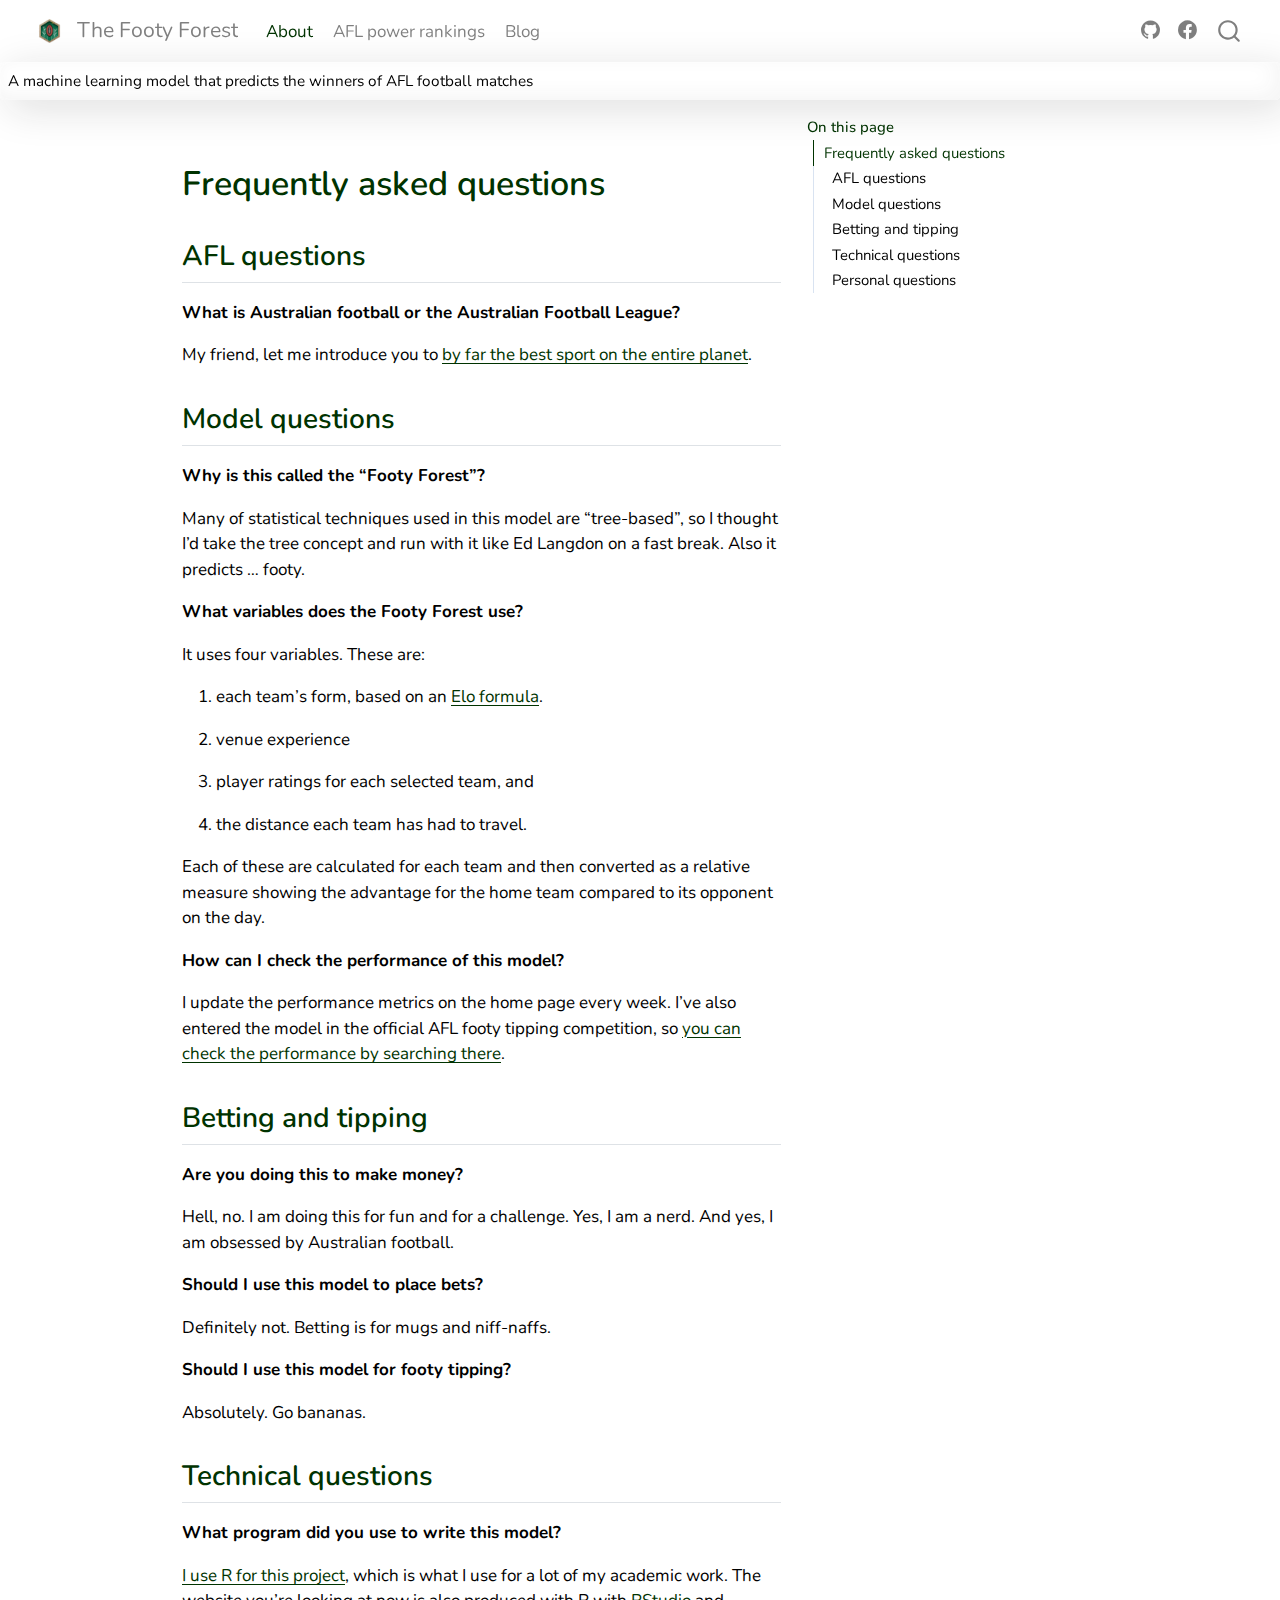
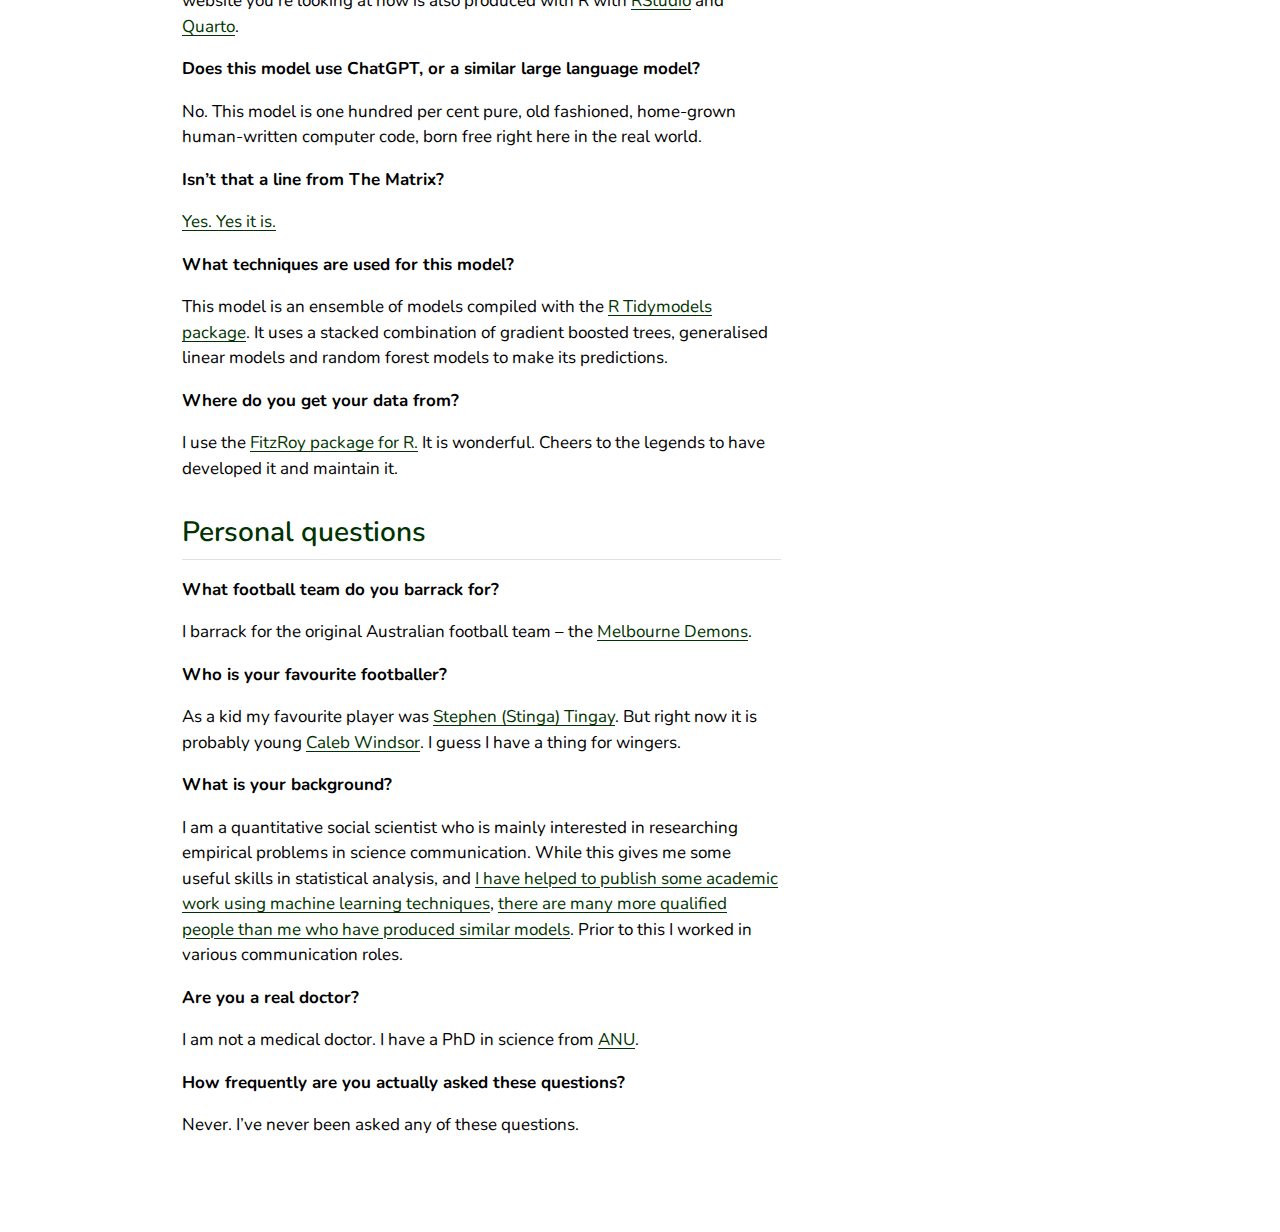
<file: about.html>
<!DOCTYPE html>
<html xmlns="http://www.w3.org/1999/xhtml" lang="en" xml:lang="en"><head>

<meta charset="utf-8">
<meta name="generator" content="quarto-1.6.43">

<meta name="viewport" content="width=device-width, initial-scale=1.0, user-scalable=yes">


<title>about – The Footy Forest</title>
<style>
code{white-space: pre-wrap;}
span.smallcaps{font-variant: small-caps;}
div.columns{display: flex; gap: min(4vw, 1.5em);}
div.column{flex: auto; overflow-x: auto;}
div.hanging-indent{margin-left: 1.5em; text-indent: -1.5em;}
ul.task-list{list-style: none;}
ul.task-list li input[type="checkbox"] {
  width: 0.8em;
  margin: 0 0.8em 0.2em -1em; /* quarto-specific, see https://github.com/quarto-dev/quarto-cli/issues/4556 */ 
  vertical-align: middle;
}
</style>


<script src="site_libs/quarto-nav/quarto-nav.js"></script>
<script src="site_libs/quarto-nav/headroom.min.js"></script>
<script src="site_libs/clipboard/clipboard.min.js"></script>
<script src="site_libs/quarto-search/autocomplete.umd.js"></script>
<script src="site_libs/quarto-search/fuse.min.js"></script>
<script src="site_libs/quarto-search/quarto-search.js"></script>
<meta name="quarto:offset" content="./">
<link href="./Images/Footy_forest_favicon_logo.png" rel="icon" type="image/png">
<script src="site_libs/quarto-html/quarto.js"></script>
<script src="site_libs/quarto-html/popper.min.js"></script>
<script src="site_libs/quarto-html/tippy.umd.min.js"></script>
<script src="site_libs/quarto-html/anchor.min.js"></script>
<link href="site_libs/quarto-html/tippy.css" rel="stylesheet">
<link href="site_libs/quarto-html/quarto-syntax-highlighting-d4d76bf8491c20bad77d141916dc28e1.css" rel="stylesheet" id="quarto-text-highlighting-styles">
<script src="site_libs/bootstrap/bootstrap.min.js"></script>
<link href="site_libs/bootstrap/bootstrap-icons.css" rel="stylesheet">
<link href="site_libs/bootstrap/bootstrap-e5f5afb3b080a8942446dd2cae7b365d.min.css" rel="stylesheet" append-hash="true" id="quarto-bootstrap" data-mode="light">
<script id="quarto-search-options" type="application/json">{
  "location": "navbar",
  "copy-button": false,
  "collapse-after": 3,
  "panel-placement": "end",
  "type": "overlay",
  "limit": 50,
  "keyboard-shortcut": [
    "f",
    "/",
    "s"
  ],
  "show-item-context": false,
  "language": {
    "search-no-results-text": "No results",
    "search-matching-documents-text": "matching documents",
    "search-copy-link-title": "Copy link to search",
    "search-hide-matches-text": "Hide additional matches",
    "search-more-match-text": "more match in this document",
    "search-more-matches-text": "more matches in this document",
    "search-clear-button-title": "Clear",
    "search-text-placeholder": "",
    "search-detached-cancel-button-title": "Cancel",
    "search-submit-button-title": "Submit",
    "search-label": "Search"
  }
}</script>
<script async="" src="https://www.googletagmanager.com/gtag/js?id=G-5B3T74R9KE"></script>

<script type="text/javascript">

window.dataLayer = window.dataLayer || [];
function gtag(){dataLayer.push(arguments);}
gtag('js', new Date());
gtag('config', 'G-5B3T74R9KE', { 'anonymize_ip': true});
</script>


<meta property="og:title" content="The Footy Forest">
<meta property="og:site_name" content="The Footy Forest">
<meta name="twitter:title" content="The Footy Forest">
<meta name="twitter:card" content="summary">
</head>

<body class="nav-fixed">

<div id="quarto-search-results"></div>
  <header id="quarto-header" class="headroom fixed-top">
    <nav class="navbar navbar-expand-lg " data-bs-theme="dark">
      <div class="navbar-container container-fluid">
      <div class="navbar-brand-container mx-auto">
    <a href="./index.html" class="navbar-brand navbar-brand-logo">
    <img src="./Images/Footy_forest_simple_logo.png" alt="" class="navbar-logo">
    </a>
    <a class="navbar-brand" href="./index.html">
    <span class="navbar-title">The Footy Forest</span>
    </a>
  </div>
            <div id="quarto-search" class="" title="Search"></div>
          <button class="navbar-toggler" type="button" data-bs-toggle="collapse" data-bs-target="#navbarCollapse" aria-controls="navbarCollapse" role="menu" aria-expanded="false" aria-label="Toggle navigation" onclick="if (window.quartoToggleHeadroom) { window.quartoToggleHeadroom(); }">
  <span class="navbar-toggler-icon"></span>
</button>
          <div class="collapse navbar-collapse" id="navbarCollapse">
            <ul class="navbar-nav navbar-nav-scroll me-auto">
  <li class="nav-item">
    <a class="nav-link active" href="./about.html" aria-current="page"> 
<span class="menu-text">About</span></a>
  </li>  
  <li class="nav-item">
    <a class="nav-link" href="./dashboard.html"> 
<span class="menu-text">AFL power rankings</span></a>
  </li>  
  <li class="nav-item">
    <a class="nav-link" href="./blog.html"> 
<span class="menu-text">Blog</span></a>
  </li>  
</ul>
            <ul class="navbar-nav navbar-nav-scroll ms-auto">
  <li class="nav-item compact">
    <a class="nav-link" href="https://github.com/mattnurse"> <i class="bi bi-github" role="img">
</i> 
<span class="menu-text"></span></a>
  </li>  
  <li class="nav-item compact">
    <a class="nav-link" href="https://www.facebook.com/profile.php?id=61559518431071"> <i class="bi bi-facebook" role="img">
</i> 
<span class="menu-text"></span></a>
  </li>  
</ul>
          </div> <!-- /navcollapse -->
            <div class="quarto-navbar-tools">
</div>
      </div> <!-- /container-fluid -->
    </nav>
  <div id="quarto-announcement" data-announcement-id="9f53af9f494b6701336661fdb17283fe" class="alert alert-primary hidden"><div class="quarto-announcement-content">
<p><font color="black"> A machine learning model that predicts the winners of AFL football matches</font></p>
</div></div>
</header>
<!-- content -->
<div id="quarto-content" class="quarto-container page-columns page-rows-contents page-layout-article page-navbar">
<!-- sidebar -->
<!-- margin-sidebar -->
    <div id="quarto-margin-sidebar" class="sidebar margin-sidebar">
        <nav id="TOC" role="doc-toc" class="toc-active">
    <h2 id="toc-title">On this page</h2>
   
  <ul>
  <li><a href="#frequently-asked-questions" id="toc-frequently-asked-questions" class="nav-link active" data-scroll-target="#frequently-asked-questions">Frequently asked questions</a>
  <ul class="collapse">
  <li><a href="#afl-questions" id="toc-afl-questions" class="nav-link" data-scroll-target="#afl-questions">AFL questions</a></li>
  <li><a href="#model-questions" id="toc-model-questions" class="nav-link" data-scroll-target="#model-questions">Model questions</a></li>
  <li><a href="#betting-and-tipping" id="toc-betting-and-tipping" class="nav-link" data-scroll-target="#betting-and-tipping">Betting and tipping</a></li>
  <li><a href="#technical-questions" id="toc-technical-questions" class="nav-link" data-scroll-target="#technical-questions">Technical questions</a></li>
  <li><a href="#personal-questions" id="toc-personal-questions" class="nav-link" data-scroll-target="#personal-questions">Personal questions</a></li>
  </ul></li>
  </ul>
</nav>
    </div>
<!-- main -->
<main class="content" id="quarto-document-content"><header id="title-block-header" class="quarto-title-block"></header>




<section id="frequently-asked-questions" class="level1">
<h1>Frequently asked questions</h1>
<section id="afl-questions" class="level2">
<h2 class="anchored" data-anchor-id="afl-questions">AFL questions</h2>
<p><strong>What is Australian football or the Australian Football League?</strong></p>
<p>My friend, let me introduce you to <a href="https://www.youtube.com/watch?v=u_SqfNNfhmM&amp;t=13s">by far the best sport on the entire planet</a>.</p>
</section>
<section id="model-questions" class="level2">
<h2 class="anchored" data-anchor-id="model-questions">Model questions</h2>
<p><strong>Why is this called the “Footy Forest”?</strong></p>
<p>Many of statistical techniques used in this model are “tree-based”, so I thought I’d take the tree concept and run with it like Ed Langdon on a fast break. Also it predicts … footy.</p>
<p><strong>What variables does the Footy Forest use?</strong></p>
<p>It uses four variables. These are:</p>
<ol type="1">
<li><p>each team’s form, based on an <a href="https://www.theatlantic.com/technology/archive/2024/04/elo-ratings-are-everywhere/678129/">Elo formula</a>.</p></li>
<li><p>venue experience</p></li>
<li><p>player ratings for each selected team, and</p></li>
<li><p>the distance each team has had to travel.</p></li>
</ol>
<p>Each of these are calculated for each team and then converted as a relative measure showing the advantage for the home team compared to its opponent on the day.</p>
<p><strong>How can I check the performance of this model?</strong></p>
<p>I update the performance metrics on the home page every week. I’ve also entered the model in the official AFL footy tipping competition, so <a href="https://tipping.afl.com.au/tipping/index.html#/tipping-rankings">you can check the performance by searching there</a>.</p>
</section>
<section id="betting-and-tipping" class="level2">
<h2 class="anchored" data-anchor-id="betting-and-tipping">Betting and tipping</h2>
<p><strong>Are you doing this to make money?</strong></p>
<p>Hell, no. I am doing this for fun and for a challenge. Yes, I am a nerd. And yes, I am obsessed by Australian football.</p>
<p><strong>Should I use this model to place bets?</strong></p>
<p>Definitely not. Betting is for mugs and niff-naffs.</p>
<p><strong>Should I use this model for footy tipping?</strong></p>
<p>Absolutely. Go bananas.</p>
</section>
<section id="technical-questions" class="level2">
<h2 class="anchored" data-anchor-id="technical-questions">Technical questions</h2>
<p><strong>What program did you use to write this model?</strong></p>
<p><a href="https://www.r-project.org/">I use R for this project</a>, which is what I use for a lot of my academic work. The website you’re looking at now is also produced with R with <a href="https://posit.co/products/open-source/rstudio/">RStudio</a> and <a href="https://quarto.org/">Quarto</a>.</p>
<p><strong>Does this model use ChatGPT, or a similar large language model?</strong></p>
<p>No.&nbsp;This model is one hundred per cent pure, old fashioned, home-grown human-written computer code, born free right here in the real world.</p>
<p><strong>Isn’t that a line from The Matrix?</strong></p>
<p><a href="https://www.youtube.com/watch?v=HD_MO3cCl28">Yes. Yes it is.</a></p>
<p><strong>What techniques are used for this model?</strong></p>
<p>This model is an ensemble of models compiled with the <a href="https://www.tidymodels.org/">R Tidymodels package</a>. It uses a stacked combination of gradient boosted trees, generalised linear models and random forest models to make its predictions.</p>
<p><strong>Where do you get your data from?</strong></p>
<p>I use the <a href="https://cran.r-project.org/web/packages/fitzRoy/index.html">FitzRoy package for R.</a> It is wonderful. Cheers to the legends to have developed it and maintain it.</p>
</section>
<section id="personal-questions" class="level2">
<h2 class="anchored" data-anchor-id="personal-questions">Personal questions</h2>
<p><strong>What football team do you barrack for?</strong></p>
<p>I barrack for the original Australian football team – the <a href="https://www.melbournefc.com.au/">Melbourne Demons</a>.</p>
<p><strong>Who is your favourite footballer?</strong></p>
<p>As a kid my favourite player was <a href="http://demonwiki.org/Stephen+Tingay">Stephen (Stinga) Tingay</a>. But right now it is probably young <a href="https://www.melbournefc.com.au/players/6443/caleb-windsor">Caleb Windsor</a>. I guess I have a thing for wingers.</p>
<p><strong>What is your background?</strong></p>
<p>I am a quantitative social scientist who is mainly interested in researching empirical problems in science communication. While this gives me some useful skills in statistical analysis, and <a href="https://academic.oup.com/pnasnexus/article/1/3/pgac093/6631580">I have helped to publish some academic work using machine learning techniques</a>, <a href="https://squiggle.com.au/">there are many more qualified people than me who have produced similar models</a>. Prior to this I worked in various communication roles.</p>
<p><strong>Are you a real doctor?</strong></p>
<p>I am not a medical doctor. I have a PhD in science from <a href="https://www.anu.edu.au/">ANU</a>.</p>
<p><strong>How frequently are you actually asked these questions?</strong></p>
<p>Never. I’ve never been asked any of these questions.</p>


</section>
</section>

</main> <!-- /main -->
<script id="quarto-html-after-body" type="application/javascript">
window.document.addEventListener("DOMContentLoaded", function (event) {
  const toggleBodyColorMode = (bsSheetEl) => {
    const mode = bsSheetEl.getAttribute("data-mode");
    const bodyEl = window.document.querySelector("body");
    if (mode === "dark") {
      bodyEl.classList.add("quarto-dark");
      bodyEl.classList.remove("quarto-light");
    } else {
      bodyEl.classList.add("quarto-light");
      bodyEl.classList.remove("quarto-dark");
    }
  }
  const toggleBodyColorPrimary = () => {
    const bsSheetEl = window.document.querySelector("link#quarto-bootstrap");
    if (bsSheetEl) {
      toggleBodyColorMode(bsSheetEl);
    }
  }
  toggleBodyColorPrimary();  
  const icon = "";
  const anchorJS = new window.AnchorJS();
  anchorJS.options = {
    placement: 'right',
    icon: icon
  };
  anchorJS.add('.anchored');
  const isCodeAnnotation = (el) => {
    for (const clz of el.classList) {
      if (clz.startsWith('code-annotation-')) {                     
        return true;
      }
    }
    return false;
  }
  const onCopySuccess = function(e) {
    // button target
    const button = e.trigger;
    // don't keep focus
    button.blur();
    // flash "checked"
    button.classList.add('code-copy-button-checked');
    var currentTitle = button.getAttribute("title");
    button.setAttribute("title", "Copied!");
    let tooltip;
    if (window.bootstrap) {
      button.setAttribute("data-bs-toggle", "tooltip");
      button.setAttribute("data-bs-placement", "left");
      button.setAttribute("data-bs-title", "Copied!");
      tooltip = new bootstrap.Tooltip(button, 
        { trigger: "manual", 
          customClass: "code-copy-button-tooltip",
          offset: [0, -8]});
      tooltip.show();    
    }
    setTimeout(function() {
      if (tooltip) {
        tooltip.hide();
        button.removeAttribute("data-bs-title");
        button.removeAttribute("data-bs-toggle");
        button.removeAttribute("data-bs-placement");
      }
      button.setAttribute("title", currentTitle);
      button.classList.remove('code-copy-button-checked');
    }, 1000);
    // clear code selection
    e.clearSelection();
  }
  const getTextToCopy = function(trigger) {
      const codeEl = trigger.previousElementSibling.cloneNode(true);
      for (const childEl of codeEl.children) {
        if (isCodeAnnotation(childEl)) {
          childEl.remove();
        }
      }
      return codeEl.innerText;
  }
  const clipboard = new window.ClipboardJS('.code-copy-button:not([data-in-quarto-modal])', {
    text: getTextToCopy
  });
  clipboard.on('success', onCopySuccess);
  if (window.document.getElementById('quarto-embedded-source-code-modal')) {
    const clipboardModal = new window.ClipboardJS('.code-copy-button[data-in-quarto-modal]', {
      text: getTextToCopy,
      container: window.document.getElementById('quarto-embedded-source-code-modal')
    });
    clipboardModal.on('success', onCopySuccess);
  }
    var localhostRegex = new RegExp(/^(?:http|https):\/\/localhost\:?[0-9]*\//);
    var mailtoRegex = new RegExp(/^mailto:/);
      var filterRegex = new RegExp("https:\/\/www\.footyforest\.com");
    var isInternal = (href) => {
        return filterRegex.test(href) || localhostRegex.test(href) || mailtoRegex.test(href);
    }
    // Inspect non-navigation links and adorn them if external
 	var links = window.document.querySelectorAll('a[href]:not(.nav-link):not(.navbar-brand):not(.toc-action):not(.sidebar-link):not(.sidebar-item-toggle):not(.pagination-link):not(.no-external):not([aria-hidden]):not(.dropdown-item):not(.quarto-navigation-tool):not(.about-link)');
    for (var i=0; i<links.length; i++) {
      const link = links[i];
      if (!isInternal(link.href)) {
        // undo the damage that might have been done by quarto-nav.js in the case of
        // links that we want to consider external
        if (link.dataset.originalHref !== undefined) {
          link.href = link.dataset.originalHref;
        }
      }
    }
  function tippyHover(el, contentFn, onTriggerFn, onUntriggerFn) {
    const config = {
      allowHTML: true,
      maxWidth: 500,
      delay: 100,
      arrow: false,
      appendTo: function(el) {
          return el.parentElement;
      },
      interactive: true,
      interactiveBorder: 10,
      theme: 'quarto',
      placement: 'bottom-start',
    };
    if (contentFn) {
      config.content = contentFn;
    }
    if (onTriggerFn) {
      config.onTrigger = onTriggerFn;
    }
    if (onUntriggerFn) {
      config.onUntrigger = onUntriggerFn;
    }
    window.tippy(el, config); 
  }
  const noterefs = window.document.querySelectorAll('a[role="doc-noteref"]');
  for (var i=0; i<noterefs.length; i++) {
    const ref = noterefs[i];
    tippyHover(ref, function() {
      // use id or data attribute instead here
      let href = ref.getAttribute('data-footnote-href') || ref.getAttribute('href');
      try { href = new URL(href).hash; } catch {}
      const id = href.replace(/^#\/?/, "");
      const note = window.document.getElementById(id);
      if (note) {
        return note.innerHTML;
      } else {
        return "";
      }
    });
  }
  const xrefs = window.document.querySelectorAll('a.quarto-xref');
  const processXRef = (id, note) => {
    // Strip column container classes
    const stripColumnClz = (el) => {
      el.classList.remove("page-full", "page-columns");
      if (el.children) {
        for (const child of el.children) {
          stripColumnClz(child);
        }
      }
    }
    stripColumnClz(note)
    if (id === null || id.startsWith('sec-')) {
      // Special case sections, only their first couple elements
      const container = document.createElement("div");
      if (note.children && note.children.length > 2) {
        container.appendChild(note.children[0].cloneNode(true));
        for (let i = 1; i < note.children.length; i++) {
          const child = note.children[i];
          if (child.tagName === "P" && child.innerText === "") {
            continue;
          } else {
            container.appendChild(child.cloneNode(true));
            break;
          }
        }
        if (window.Quarto?.typesetMath) {
          window.Quarto.typesetMath(container);
        }
        return container.innerHTML
      } else {
        if (window.Quarto?.typesetMath) {
          window.Quarto.typesetMath(note);
        }
        return note.innerHTML;
      }
    } else {
      // Remove any anchor links if they are present
      const anchorLink = note.querySelector('a.anchorjs-link');
      if (anchorLink) {
        anchorLink.remove();
      }
      if (window.Quarto?.typesetMath) {
        window.Quarto.typesetMath(note);
      }
      if (note.classList.contains("callout")) {
        return note.outerHTML;
      } else {
        return note.innerHTML;
      }
    }
  }
  for (var i=0; i<xrefs.length; i++) {
    const xref = xrefs[i];
    tippyHover(xref, undefined, function(instance) {
      instance.disable();
      let url = xref.getAttribute('href');
      let hash = undefined; 
      if (url.startsWith('#')) {
        hash = url;
      } else {
        try { hash = new URL(url).hash; } catch {}
      }
      if (hash) {
        const id = hash.replace(/^#\/?/, "");
        const note = window.document.getElementById(id);
        if (note !== null) {
          try {
            const html = processXRef(id, note.cloneNode(true));
            instance.setContent(html);
          } finally {
            instance.enable();
            instance.show();
          }
        } else {
          // See if we can fetch this
          fetch(url.split('#')[0])
          .then(res => res.text())
          .then(html => {
            const parser = new DOMParser();
            const htmlDoc = parser.parseFromString(html, "text/html");
            const note = htmlDoc.getElementById(id);
            if (note !== null) {
              const html = processXRef(id, note);
              instance.setContent(html);
            } 
          }).finally(() => {
            instance.enable();
            instance.show();
          });
        }
      } else {
        // See if we can fetch a full url (with no hash to target)
        // This is a special case and we should probably do some content thinning / targeting
        fetch(url)
        .then(res => res.text())
        .then(html => {
          const parser = new DOMParser();
          const htmlDoc = parser.parseFromString(html, "text/html");
          const note = htmlDoc.querySelector('main.content');
          if (note !== null) {
            // This should only happen for chapter cross references
            // (since there is no id in the URL)
            // remove the first header
            if (note.children.length > 0 && note.children[0].tagName === "HEADER") {
              note.children[0].remove();
            }
            const html = processXRef(null, note);
            instance.setContent(html);
          } 
        }).finally(() => {
          instance.enable();
          instance.show();
        });
      }
    }, function(instance) {
    });
  }
      let selectedAnnoteEl;
      const selectorForAnnotation = ( cell, annotation) => {
        let cellAttr = 'data-code-cell="' + cell + '"';
        let lineAttr = 'data-code-annotation="' +  annotation + '"';
        const selector = 'span[' + cellAttr + '][' + lineAttr + ']';
        return selector;
      }
      const selectCodeLines = (annoteEl) => {
        const doc = window.document;
        const targetCell = annoteEl.getAttribute("data-target-cell");
        const targetAnnotation = annoteEl.getAttribute("data-target-annotation");
        const annoteSpan = window.document.querySelector(selectorForAnnotation(targetCell, targetAnnotation));
        const lines = annoteSpan.getAttribute("data-code-lines").split(",");
        const lineIds = lines.map((line) => {
          return targetCell + "-" + line;
        })
        let top = null;
        let height = null;
        let parent = null;
        if (lineIds.length > 0) {
            //compute the position of the single el (top and bottom and make a div)
            const el = window.document.getElementById(lineIds[0]);
            top = el.offsetTop;
            height = el.offsetHeight;
            parent = el.parentElement.parentElement;
          if (lineIds.length > 1) {
            const lastEl = window.document.getElementById(lineIds[lineIds.length - 1]);
            const bottom = lastEl.offsetTop + lastEl.offsetHeight;
            height = bottom - top;
          }
          if (top !== null && height !== null && parent !== null) {
            // cook up a div (if necessary) and position it 
            let div = window.document.getElementById("code-annotation-line-highlight");
            if (div === null) {
              div = window.document.createElement("div");
              div.setAttribute("id", "code-annotation-line-highlight");
              div.style.position = 'absolute';
              parent.appendChild(div);
            }
            div.style.top = top - 2 + "px";
            div.style.height = height + 4 + "px";
            div.style.left = 0;
            let gutterDiv = window.document.getElementById("code-annotation-line-highlight-gutter");
            if (gutterDiv === null) {
              gutterDiv = window.document.createElement("div");
              gutterDiv.setAttribute("id", "code-annotation-line-highlight-gutter");
              gutterDiv.style.position = 'absolute';
              const codeCell = window.document.getElementById(targetCell);
              const gutter = codeCell.querySelector('.code-annotation-gutter');
              gutter.appendChild(gutterDiv);
            }
            gutterDiv.style.top = top - 2 + "px";
            gutterDiv.style.height = height + 4 + "px";
          }
          selectedAnnoteEl = annoteEl;
        }
      };
      const unselectCodeLines = () => {
        const elementsIds = ["code-annotation-line-highlight", "code-annotation-line-highlight-gutter"];
        elementsIds.forEach((elId) => {
          const div = window.document.getElementById(elId);
          if (div) {
            div.remove();
          }
        });
        selectedAnnoteEl = undefined;
      };
        // Handle positioning of the toggle
    window.addEventListener(
      "resize",
      throttle(() => {
        elRect = undefined;
        if (selectedAnnoteEl) {
          selectCodeLines(selectedAnnoteEl);
        }
      }, 10)
    );
    function throttle(fn, ms) {
    let throttle = false;
    let timer;
      return (...args) => {
        if(!throttle) { // first call gets through
            fn.apply(this, args);
            throttle = true;
        } else { // all the others get throttled
            if(timer) clearTimeout(timer); // cancel #2
            timer = setTimeout(() => {
              fn.apply(this, args);
              timer = throttle = false;
            }, ms);
        }
      };
    }
      // Attach click handler to the DT
      const annoteDls = window.document.querySelectorAll('dt[data-target-cell]');
      for (const annoteDlNode of annoteDls) {
        annoteDlNode.addEventListener('click', (event) => {
          const clickedEl = event.target;
          if (clickedEl !== selectedAnnoteEl) {
            unselectCodeLines();
            const activeEl = window.document.querySelector('dt[data-target-cell].code-annotation-active');
            if (activeEl) {
              activeEl.classList.remove('code-annotation-active');
            }
            selectCodeLines(clickedEl);
            clickedEl.classList.add('code-annotation-active');
          } else {
            // Unselect the line
            unselectCodeLines();
            clickedEl.classList.remove('code-annotation-active');
          }
        });
      }
  const findCites = (el) => {
    const parentEl = el.parentElement;
    if (parentEl) {
      const cites = parentEl.dataset.cites;
      if (cites) {
        return {
          el,
          cites: cites.split(' ')
        };
      } else {
        return findCites(el.parentElement)
      }
    } else {
      return undefined;
    }
  };
  var bibliorefs = window.document.querySelectorAll('a[role="doc-biblioref"]');
  for (var i=0; i<bibliorefs.length; i++) {
    const ref = bibliorefs[i];
    const citeInfo = findCites(ref);
    if (citeInfo) {
      tippyHover(citeInfo.el, function() {
        var popup = window.document.createElement('div');
        citeInfo.cites.forEach(function(cite) {
          var citeDiv = window.document.createElement('div');
          citeDiv.classList.add('hanging-indent');
          citeDiv.classList.add('csl-entry');
          var biblioDiv = window.document.getElementById('ref-' + cite);
          if (biblioDiv) {
            citeDiv.innerHTML = biblioDiv.innerHTML;
          }
          popup.appendChild(citeDiv);
        });
        return popup.innerHTML;
      });
    }
  }
});
</script>
</div> <!-- /content -->




</body></html>
</file>
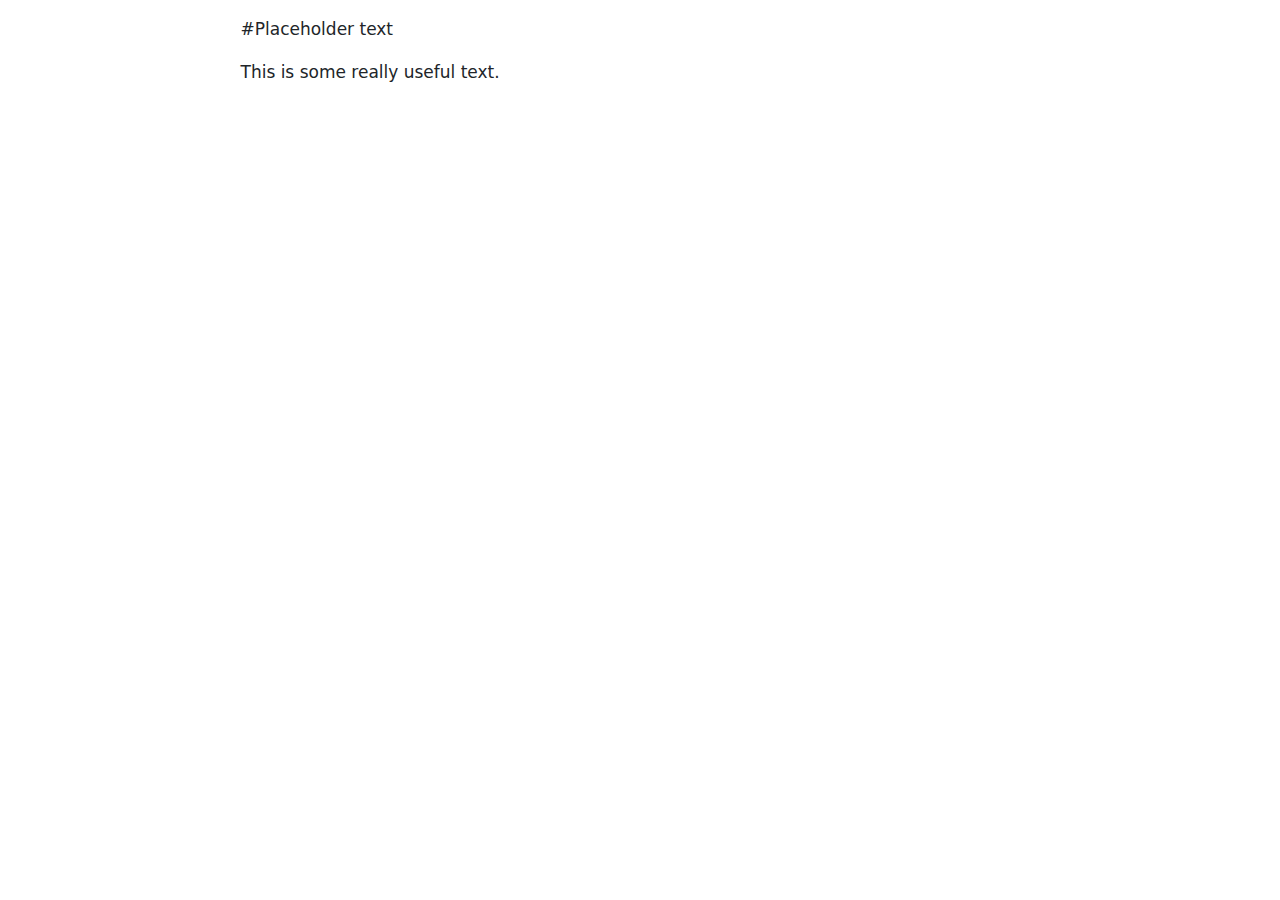
<file: README.html>
<!DOCTYPE html>
<html xmlns="http://www.w3.org/1999/xhtml" lang="en" xml:lang="en"><head>

<meta charset="utf-8">
<meta name="generator" content="quarto-1.5.45">

<meta name="viewport" content="width=device-width, initial-scale=1.0, user-scalable=yes">


<title>readme</title>
<style>
code{white-space: pre-wrap;}
span.smallcaps{font-variant: small-caps;}
div.columns{display: flex; gap: min(4vw, 1.5em);}
div.column{flex: auto; overflow-x: auto;}
div.hanging-indent{margin-left: 1.5em; text-indent: -1.5em;}
ul.task-list{list-style: none;}
ul.task-list li input[type="checkbox"] {
  width: 0.8em;
  margin: 0 0.8em 0.2em -1em; /* quarto-specific, see https://github.com/quarto-dev/quarto-cli/issues/4556 */ 
  vertical-align: middle;
}
</style>


<script src="README_files/libs/clipboard/clipboard.min.js"></script>
<script src="README_files/libs/quarto-html/quarto.js"></script>
<script src="README_files/libs/quarto-html/popper.min.js"></script>
<script src="README_files/libs/quarto-html/tippy.umd.min.js"></script>
<script src="README_files/libs/quarto-html/anchor.min.js"></script>
<link href="README_files/libs/quarto-html/tippy.css" rel="stylesheet">
<link href="README_files/libs/quarto-html/quarto-syntax-highlighting.css" rel="stylesheet" id="quarto-text-highlighting-styles">
<script src="README_files/libs/bootstrap/bootstrap.min.js"></script>
<link href="README_files/libs/bootstrap/bootstrap-icons.css" rel="stylesheet">
<link href="README_files/libs/bootstrap/bootstrap.min.css" rel="stylesheet" id="quarto-bootstrap" data-mode="light">


</head>

<body class="fullcontent">

<div id="quarto-content" class="page-columns page-rows-contents page-layout-article">

<main class="content" id="quarto-document-content">




<p>#Placeholder text</p>
<p>This is some really useful text.</p>

</main>
<!-- /main column -->
<script id="quarto-html-after-body" type="application/javascript">
window.document.addEventListener("DOMContentLoaded", function (event) {
  const toggleBodyColorMode = (bsSheetEl) => {
    const mode = bsSheetEl.getAttribute("data-mode");
    const bodyEl = window.document.querySelector("body");
    if (mode === "dark") {
      bodyEl.classList.add("quarto-dark");
      bodyEl.classList.remove("quarto-light");
    } else {
      bodyEl.classList.add("quarto-light");
      bodyEl.classList.remove("quarto-dark");
    }
  }
  const toggleBodyColorPrimary = () => {
    const bsSheetEl = window.document.querySelector("link#quarto-bootstrap");
    if (bsSheetEl) {
      toggleBodyColorMode(bsSheetEl);
    }
  }
  toggleBodyColorPrimary();  
  const icon = "";
  const anchorJS = new window.AnchorJS();
  anchorJS.options = {
    placement: 'right',
    icon: icon
  };
  anchorJS.add('.anchored');
  const isCodeAnnotation = (el) => {
    for (const clz of el.classList) {
      if (clz.startsWith('code-annotation-')) {                     
        return true;
      }
    }
    return false;
  }
  const onCopySuccess = function(e) {
    // button target
    const button = e.trigger;
    // don't keep focus
    button.blur();
    // flash "checked"
    button.classList.add('code-copy-button-checked');
    var currentTitle = button.getAttribute("title");
    button.setAttribute("title", "Copied!");
    let tooltip;
    if (window.bootstrap) {
      button.setAttribute("data-bs-toggle", "tooltip");
      button.setAttribute("data-bs-placement", "left");
      button.setAttribute("data-bs-title", "Copied!");
      tooltip = new bootstrap.Tooltip(button, 
        { trigger: "manual", 
          customClass: "code-copy-button-tooltip",
          offset: [0, -8]});
      tooltip.show();    
    }
    setTimeout(function() {
      if (tooltip) {
        tooltip.hide();
        button.removeAttribute("data-bs-title");
        button.removeAttribute("data-bs-toggle");
        button.removeAttribute("data-bs-placement");
      }
      button.setAttribute("title", currentTitle);
      button.classList.remove('code-copy-button-checked');
    }, 1000);
    // clear code selection
    e.clearSelection();
  }
  const getTextToCopy = function(trigger) {
      const codeEl = trigger.previousElementSibling.cloneNode(true);
      for (const childEl of codeEl.children) {
        if (isCodeAnnotation(childEl)) {
          childEl.remove();
        }
      }
      return codeEl.innerText;
  }
  const clipboard = new window.ClipboardJS('.code-copy-button:not([data-in-quarto-modal])', {
    text: getTextToCopy
  });
  clipboard.on('success', onCopySuccess);
  if (window.document.getElementById('quarto-embedded-source-code-modal')) {
    // For code content inside modals, clipBoardJS needs to be initialized with a container option
    // TODO: Check when it could be a function (https://github.com/zenorocha/clipboard.js/issues/860)
    const clipboardModal = new window.ClipboardJS('.code-copy-button[data-in-quarto-modal]', {
      text: getTextToCopy,
      container: window.document.getElementById('quarto-embedded-source-code-modal')
    });
    clipboardModal.on('success', onCopySuccess);
  }
    var localhostRegex = new RegExp(/^(?:http|https):\/\/localhost\:?[0-9]*\//);
    var mailtoRegex = new RegExp(/^mailto:/);
      var filterRegex = new RegExp('/' + window.location.host + '/');
    var isInternal = (href) => {
        return filterRegex.test(href) || localhostRegex.test(href) || mailtoRegex.test(href);
    }
    // Inspect non-navigation links and adorn them if external
 	var links = window.document.querySelectorAll('a[href]:not(.nav-link):not(.navbar-brand):not(.toc-action):not(.sidebar-link):not(.sidebar-item-toggle):not(.pagination-link):not(.no-external):not([aria-hidden]):not(.dropdown-item):not(.quarto-navigation-tool):not(.about-link)');
    for (var i=0; i<links.length; i++) {
      const link = links[i];
      if (!isInternal(link.href)) {
        // undo the damage that might have been done by quarto-nav.js in the case of
        // links that we want to consider external
        if (link.dataset.originalHref !== undefined) {
          link.href = link.dataset.originalHref;
        }
      }
    }
  function tippyHover(el, contentFn, onTriggerFn, onUntriggerFn) {
    const config = {
      allowHTML: true,
      maxWidth: 500,
      delay: 100,
      arrow: false,
      appendTo: function(el) {
          return el.parentElement;
      },
      interactive: true,
      interactiveBorder: 10,
      theme: 'quarto',
      placement: 'bottom-start',
    };
    if (contentFn) {
      config.content = contentFn;
    }
    if (onTriggerFn) {
      config.onTrigger = onTriggerFn;
    }
    if (onUntriggerFn) {
      config.onUntrigger = onUntriggerFn;
    }
    window.tippy(el, config); 
  }
  const noterefs = window.document.querySelectorAll('a[role="doc-noteref"]');
  for (var i=0; i<noterefs.length; i++) {
    const ref = noterefs[i];
    tippyHover(ref, function() {
      // use id or data attribute instead here
      let href = ref.getAttribute('data-footnote-href') || ref.getAttribute('href');
      try { href = new URL(href).hash; } catch {}
      const id = href.replace(/^#\/?/, "");
      const note = window.document.getElementById(id);
      if (note) {
        return note.innerHTML;
      } else {
        return "";
      }
    });
  }
  const xrefs = window.document.querySelectorAll('a.quarto-xref');
  const processXRef = (id, note) => {
    // Strip column container classes
    const stripColumnClz = (el) => {
      el.classList.remove("page-full", "page-columns");
      if (el.children) {
        for (const child of el.children) {
          stripColumnClz(child);
        }
      }
    }
    stripColumnClz(note)
    if (id === null || id.startsWith('sec-')) {
      // Special case sections, only their first couple elements
      const container = document.createElement("div");
      if (note.children && note.children.length > 2) {
        container.appendChild(note.children[0].cloneNode(true));
        for (let i = 1; i < note.children.length; i++) {
          const child = note.children[i];
          if (child.tagName === "P" && child.innerText === "") {
            continue;
          } else {
            container.appendChild(child.cloneNode(true));
            break;
          }
        }
        if (window.Quarto?.typesetMath) {
          window.Quarto.typesetMath(container);
        }
        return container.innerHTML
      } else {
        if (window.Quarto?.typesetMath) {
          window.Quarto.typesetMath(note);
        }
        return note.innerHTML;
      }
    } else {
      // Remove any anchor links if they are present
      const anchorLink = note.querySelector('a.anchorjs-link');
      if (anchorLink) {
        anchorLink.remove();
      }
      if (window.Quarto?.typesetMath) {
        window.Quarto.typesetMath(note);
      }
      // TODO in 1.5, we should make sure this works without a callout special case
      if (note.classList.contains("callout")) {
        return note.outerHTML;
      } else {
        return note.innerHTML;
      }
    }
  }
  for (var i=0; i<xrefs.length; i++) {
    const xref = xrefs[i];
    tippyHover(xref, undefined, function(instance) {
      instance.disable();
      let url = xref.getAttribute('href');
      let hash = undefined; 
      if (url.startsWith('#')) {
        hash = url;
      } else {
        try { hash = new URL(url).hash; } catch {}
      }
      if (hash) {
        const id = hash.replace(/^#\/?/, "");
        const note = window.document.getElementById(id);
        if (note !== null) {
          try {
            const html = processXRef(id, note.cloneNode(true));
            instance.setContent(html);
          } finally {
            instance.enable();
            instance.show();
          }
        } else {
          // See if we can fetch this
          fetch(url.split('#')[0])
          .then(res => res.text())
          .then(html => {
            const parser = new DOMParser();
            const htmlDoc = parser.parseFromString(html, "text/html");
            const note = htmlDoc.getElementById(id);
            if (note !== null) {
              const html = processXRef(id, note);
              instance.setContent(html);
            } 
          }).finally(() => {
            instance.enable();
            instance.show();
          });
        }
      } else {
        // See if we can fetch a full url (with no hash to target)
        // This is a special case and we should probably do some content thinning / targeting
        fetch(url)
        .then(res => res.text())
        .then(html => {
          const parser = new DOMParser();
          const htmlDoc = parser.parseFromString(html, "text/html");
          const note = htmlDoc.querySelector('main.content');
          if (note !== null) {
            // This should only happen for chapter cross references
            // (since there is no id in the URL)
            // remove the first header
            if (note.children.length > 0 && note.children[0].tagName === "HEADER") {
              note.children[0].remove();
            }
            const html = processXRef(null, note);
            instance.setContent(html);
          } 
        }).finally(() => {
          instance.enable();
          instance.show();
        });
      }
    }, function(instance) {
    });
  }
      let selectedAnnoteEl;
      const selectorForAnnotation = ( cell, annotation) => {
        let cellAttr = 'data-code-cell="' + cell + '"';
        let lineAttr = 'data-code-annotation="' +  annotation + '"';
        const selector = 'span[' + cellAttr + '][' + lineAttr + ']';
        return selector;
      }
      const selectCodeLines = (annoteEl) => {
        const doc = window.document;
        const targetCell = annoteEl.getAttribute("data-target-cell");
        const targetAnnotation = annoteEl.getAttribute("data-target-annotation");
        const annoteSpan = window.document.querySelector(selectorForAnnotation(targetCell, targetAnnotation));
        const lines = annoteSpan.getAttribute("data-code-lines").split(",");
        const lineIds = lines.map((line) => {
          return targetCell + "-" + line;
        })
        let top = null;
        let height = null;
        let parent = null;
        if (lineIds.length > 0) {
            //compute the position of the single el (top and bottom and make a div)
            const el = window.document.getElementById(lineIds[0]);
            top = el.offsetTop;
            height = el.offsetHeight;
            parent = el.parentElement.parentElement;
          if (lineIds.length > 1) {
            const lastEl = window.document.getElementById(lineIds[lineIds.length - 1]);
            const bottom = lastEl.offsetTop + lastEl.offsetHeight;
            height = bottom - top;
          }
          if (top !== null && height !== null && parent !== null) {
            // cook up a div (if necessary) and position it 
            let div = window.document.getElementById("code-annotation-line-highlight");
            if (div === null) {
              div = window.document.createElement("div");
              div.setAttribute("id", "code-annotation-line-highlight");
              div.style.position = 'absolute';
              parent.appendChild(div);
            }
            div.style.top = top - 2 + "px";
            div.style.height = height + 4 + "px";
            div.style.left = 0;
            let gutterDiv = window.document.getElementById("code-annotation-line-highlight-gutter");
            if (gutterDiv === null) {
              gutterDiv = window.document.createElement("div");
              gutterDiv.setAttribute("id", "code-annotation-line-highlight-gutter");
              gutterDiv.style.position = 'absolute';
              const codeCell = window.document.getElementById(targetCell);
              const gutter = codeCell.querySelector('.code-annotation-gutter');
              gutter.appendChild(gutterDiv);
            }
            gutterDiv.style.top = top - 2 + "px";
            gutterDiv.style.height = height + 4 + "px";
          }
          selectedAnnoteEl = annoteEl;
        }
      };
      const unselectCodeLines = () => {
        const elementsIds = ["code-annotation-line-highlight", "code-annotation-line-highlight-gutter"];
        elementsIds.forEach((elId) => {
          const div = window.document.getElementById(elId);
          if (div) {
            div.remove();
          }
        });
        selectedAnnoteEl = undefined;
      };
        // Handle positioning of the toggle
    window.addEventListener(
      "resize",
      throttle(() => {
        elRect = undefined;
        if (selectedAnnoteEl) {
          selectCodeLines(selectedAnnoteEl);
        }
      }, 10)
    );
    function throttle(fn, ms) {
    let throttle = false;
    let timer;
      return (...args) => {
        if(!throttle) { // first call gets through
            fn.apply(this, args);
            throttle = true;
        } else { // all the others get throttled
            if(timer) clearTimeout(timer); // cancel #2
            timer = setTimeout(() => {
              fn.apply(this, args);
              timer = throttle = false;
            }, ms);
        }
      };
    }
      // Attach click handler to the DT
      const annoteDls = window.document.querySelectorAll('dt[data-target-cell]');
      for (const annoteDlNode of annoteDls) {
        annoteDlNode.addEventListener('click', (event) => {
          const clickedEl = event.target;
          if (clickedEl !== selectedAnnoteEl) {
            unselectCodeLines();
            const activeEl = window.document.querySelector('dt[data-target-cell].code-annotation-active');
            if (activeEl) {
              activeEl.classList.remove('code-annotation-active');
            }
            selectCodeLines(clickedEl);
            clickedEl.classList.add('code-annotation-active');
          } else {
            // Unselect the line
            unselectCodeLines();
            clickedEl.classList.remove('code-annotation-active');
          }
        });
      }
  const findCites = (el) => {
    const parentEl = el.parentElement;
    if (parentEl) {
      const cites = parentEl.dataset.cites;
      if (cites) {
        return {
          el,
          cites: cites.split(' ')
        };
      } else {
        return findCites(el.parentElement)
      }
    } else {
      return undefined;
    }
  };
  var bibliorefs = window.document.querySelectorAll('a[role="doc-biblioref"]');
  for (var i=0; i<bibliorefs.length; i++) {
    const ref = bibliorefs[i];
    const citeInfo = findCites(ref);
    if (citeInfo) {
      tippyHover(citeInfo.el, function() {
        var popup = window.document.createElement('div');
        citeInfo.cites.forEach(function(cite) {
          var citeDiv = window.document.createElement('div');
          citeDiv.classList.add('hanging-indent');
          citeDiv.classList.add('csl-entry');
          var biblioDiv = window.document.getElementById('ref-' + cite);
          if (biblioDiv) {
            citeDiv.innerHTML = biblioDiv.innerHTML;
          }
          popup.appendChild(citeDiv);
        });
        return popup.innerHTML;
      });
    }
  }
});
</script>
</div> <!-- /content -->




</body></html>
</file>
<file: site_libs/quarto-html/tippy.css>
.tippy-box[data-animation=fade][data-state=hidden]{opacity:0}[data-tippy-root]{max-width:calc(100vw - 10px)}.tippy-box{position:relative;background-color:#333;color:#fff;border-radius:4px;font-size:14px;line-height:1.4;white-space:normal;outline:0;transition-property:transform,visibility,opacity}.tippy-box[data-placement^=top]>.tippy-arrow{bottom:0}.tippy-box[data-placement^=top]>.tippy-arrow:before{bottom:-7px;left:0;border-width:8px 8px 0;border-top-color:initial;transform-origin:center top}.tippy-box[data-placement^=bottom]>.tippy-arrow{top:0}.tippy-box[data-placement^=bottom]>.tippy-arrow:before{top:-7px;left:0;border-width:0 8px 8px;border-bottom-color:initial;transform-origin:center bottom}.tippy-box[data-placement^=left]>.tippy-arrow{right:0}.tippy-box[data-placement^=left]>.tippy-arrow:before{border-width:8px 0 8px 8px;border-left-color:initial;right:-7px;transform-origin:center left}.tippy-box[data-placement^=right]>.tippy-arrow{left:0}.tippy-box[data-placement^=right]>.tippy-arrow:before{left:-7px;border-width:8px 8px 8px 0;border-right-color:initial;transform-origin:center right}.tippy-box[data-inertia][data-state=visible]{transition-timing-function:cubic-bezier(.54,1.5,.38,1.11)}.tippy-arrow{width:16px;height:16px;color:#333}.tippy-arrow:before{content:"";position:absolute;border-color:transparent;border-style:solid}.tippy-content{position:relative;padding:5px 9px;z-index:1}
</file>
<file: site_libs/quarto-html/quarto-syntax-highlighting-d4d76bf8491c20bad77d141916dc28e1.css>
/* quarto syntax highlight colors */
:root {
  --quarto-hl-ot-color: #003B4F;
  --quarto-hl-at-color: #657422;
  --quarto-hl-ss-color: #20794D;
  --quarto-hl-an-color: #5E5E5E;
  --quarto-hl-fu-color: #4758AB;
  --quarto-hl-st-color: #20794D;
  --quarto-hl-cf-color: #003B4F;
  --quarto-hl-op-color: #5E5E5E;
  --quarto-hl-er-color: #AD0000;
  --quarto-hl-bn-color: #AD0000;
  --quarto-hl-al-color: #AD0000;
  --quarto-hl-va-color: #111111;
  --quarto-hl-bu-color: inherit;
  --quarto-hl-ex-color: inherit;
  --quarto-hl-pp-color: #AD0000;
  --quarto-hl-in-color: #5E5E5E;
  --quarto-hl-vs-color: #20794D;
  --quarto-hl-wa-color: #5E5E5E;
  --quarto-hl-do-color: #5E5E5E;
  --quarto-hl-im-color: #00769E;
  --quarto-hl-ch-color: #20794D;
  --quarto-hl-dt-color: #AD0000;
  --quarto-hl-fl-color: #AD0000;
  --quarto-hl-co-color: #5E5E5E;
  --quarto-hl-cv-color: #5E5E5E;
  --quarto-hl-cn-color: #8f5902;
  --quarto-hl-sc-color: #5E5E5E;
  --quarto-hl-dv-color: #AD0000;
  --quarto-hl-kw-color: #003B4F;
}

/* other quarto variables */
:root {
  --quarto-font-monospace: SFMono-Regular, Menlo, Monaco, Consolas, "Liberation Mono", "Courier New", monospace;
}

pre > code.sourceCode > span {
  color: #003B4F;
}

code span {
  color: #003B4F;
}

code.sourceCode > span {
  color: #003B4F;
}

div.sourceCode,
div.sourceCode pre.sourceCode {
  color: #003B4F;
}

code span.ot {
  color: #003B4F;
  font-style: inherit;
}

code span.at {
  color: #657422;
  font-style: inherit;
}

code span.ss {
  color: #20794D;
  font-style: inherit;
}

code span.an {
  color: #5E5E5E;
  font-style: inherit;
}

code span.fu {
  color: #4758AB;
  font-style: inherit;
}

code span.st {
  color: #20794D;
  font-style: inherit;
}

code span.cf {
  color: #003B4F;
  font-weight: bold;
  font-style: inherit;
}

code span.op {
  color: #5E5E5E;
  font-style: inherit;
}

code span.er {
  color: #AD0000;
  font-style: inherit;
}

code span.bn {
  color: #AD0000;
  font-style: inherit;
}

code span.al {
  color: #AD0000;
  font-style: inherit;
}

code span.va {
  color: #111111;
  font-style: inherit;
}

code span.bu {
  font-style: inherit;
}

code span.ex {
  font-style: inherit;
}

code span.pp {
  color: #AD0000;
  font-style: inherit;
}

code span.in {
  color: #5E5E5E;
  font-style: inherit;
}

code span.vs {
  color: #20794D;
  font-style: inherit;
}

code span.wa {
  color: #5E5E5E;
  font-style: italic;
}

code span.do {
  color: #5E5E5E;
  font-style: italic;
}

code span.im {
  color: #00769E;
  font-style: inherit;
}

code span.ch {
  color: #20794D;
  font-style: inherit;
}

code span.dt {
  color: #AD0000;
  font-style: inherit;
}

code span.fl {
  color: #AD0000;
  font-style: inherit;
}

code span.co {
  color: #5E5E5E;
  font-style: inherit;
}

code span.cv {
  color: #5E5E5E;
  font-style: italic;
}

code span.cn {
  color: #8f5902;
  font-style: inherit;
}

code span.sc {
  color: #5E5E5E;
  font-style: inherit;
}

code span.dv {
  color: #AD0000;
  font-style: inherit;
}

code span.kw {
  color: #003B4F;
  font-weight: bold;
  font-style: inherit;
}

.prevent-inlining {
  content: "</";
}

/*# sourceMappingURL=c9c5d451c23b744f9cb2c98992a0aef2.css.map */
</file>
<file: README_files/libs/quarto-html/tippy.css>
.tippy-box[data-animation=fade][data-state=hidden]{opacity:0}[data-tippy-root]{max-width:calc(100vw - 10px)}.tippy-box{position:relative;background-color:#333;color:#fff;border-radius:4px;font-size:14px;line-height:1.4;white-space:normal;outline:0;transition-property:transform,visibility,opacity}.tippy-box[data-placement^=top]>.tippy-arrow{bottom:0}.tippy-box[data-placement^=top]>.tippy-arrow:before{bottom:-7px;left:0;border-width:8px 8px 0;border-top-color:initial;transform-origin:center top}.tippy-box[data-placement^=bottom]>.tippy-arrow{top:0}.tippy-box[data-placement^=bottom]>.tippy-arrow:before{top:-7px;left:0;border-width:0 8px 8px;border-bottom-color:initial;transform-origin:center bottom}.tippy-box[data-placement^=left]>.tippy-arrow{right:0}.tippy-box[data-placement^=left]>.tippy-arrow:before{border-width:8px 0 8px 8px;border-left-color:initial;right:-7px;transform-origin:center left}.tippy-box[data-placement^=right]>.tippy-arrow{left:0}.tippy-box[data-placement^=right]>.tippy-arrow:before{left:-7px;border-width:8px 8px 8px 0;border-right-color:initial;transform-origin:center right}.tippy-box[data-inertia][data-state=visible]{transition-timing-function:cubic-bezier(.54,1.5,.38,1.11)}.tippy-arrow{width:16px;height:16px;color:#333}.tippy-arrow:before{content:"";position:absolute;border-color:transparent;border-style:solid}.tippy-content{position:relative;padding:5px 9px;z-index:1}
</file>
<file: README_files/libs/quarto-html/quarto-syntax-highlighting.css>
/* quarto syntax highlight colors */
:root {
  --quarto-hl-ot-color: #003B4F;
  --quarto-hl-at-color: #657422;
  --quarto-hl-ss-color: #20794D;
  --quarto-hl-an-color: #5E5E5E;
  --quarto-hl-fu-color: #4758AB;
  --quarto-hl-st-color: #20794D;
  --quarto-hl-cf-color: #003B4F;
  --quarto-hl-op-color: #5E5E5E;
  --quarto-hl-er-color: #AD0000;
  --quarto-hl-bn-color: #AD0000;
  --quarto-hl-al-color: #AD0000;
  --quarto-hl-va-color: #111111;
  --quarto-hl-bu-color: inherit;
  --quarto-hl-ex-color: inherit;
  --quarto-hl-pp-color: #AD0000;
  --quarto-hl-in-color: #5E5E5E;
  --quarto-hl-vs-color: #20794D;
  --quarto-hl-wa-color: #5E5E5E;
  --quarto-hl-do-color: #5E5E5E;
  --quarto-hl-im-color: #00769E;
  --quarto-hl-ch-color: #20794D;
  --quarto-hl-dt-color: #AD0000;
  --quarto-hl-fl-color: #AD0000;
  --quarto-hl-co-color: #5E5E5E;
  --quarto-hl-cv-color: #5E5E5E;
  --quarto-hl-cn-color: #8f5902;
  --quarto-hl-sc-color: #5E5E5E;
  --quarto-hl-dv-color: #AD0000;
  --quarto-hl-kw-color: #003B4F;
}

/* other quarto variables */
:root {
  --quarto-font-monospace: SFMono-Regular, Menlo, Monaco, Consolas, "Liberation Mono", "Courier New", monospace;
}

pre > code.sourceCode > span {
  color: #003B4F;
}

code span {
  color: #003B4F;
}

code.sourceCode > span {
  color: #003B4F;
}

div.sourceCode,
div.sourceCode pre.sourceCode {
  color: #003B4F;
}

code span.ot {
  color: #003B4F;
  font-style: inherit;
}

code span.at {
  color: #657422;
  font-style: inherit;
}

code span.ss {
  color: #20794D;
  font-style: inherit;
}

code span.an {
  color: #5E5E5E;
  font-style: inherit;
}

code span.fu {
  color: #4758AB;
  font-style: inherit;
}

code span.st {
  color: #20794D;
  font-style: inherit;
}

code span.cf {
  color: #003B4F;
  font-weight: bold;
  font-style: inherit;
}

code span.op {
  color: #5E5E5E;
  font-style: inherit;
}

code span.er {
  color: #AD0000;
  font-style: inherit;
}

code span.bn {
  color: #AD0000;
  font-style: inherit;
}

code span.al {
  color: #AD0000;
  font-style: inherit;
}

code span.va {
  color: #111111;
  font-style: inherit;
}

code span.bu {
  font-style: inherit;
}

code span.ex {
  font-style: inherit;
}

code span.pp {
  color: #AD0000;
  font-style: inherit;
}

code span.in {
  color: #5E5E5E;
  font-style: inherit;
}

code span.vs {
  color: #20794D;
  font-style: inherit;
}

code span.wa {
  color: #5E5E5E;
  font-style: italic;
}

code span.do {
  color: #5E5E5E;
  font-style: italic;
}

code span.im {
  color: #00769E;
  font-style: inherit;
}

code span.ch {
  color: #20794D;
  font-style: inherit;
}

code span.dt {
  color: #AD0000;
  font-style: inherit;
}

code span.fl {
  color: #AD0000;
  font-style: inherit;
}

code span.co {
  color: #5E5E5E;
  font-style: inherit;
}

code span.cv {
  color: #5E5E5E;
  font-style: italic;
}

code span.cn {
  color: #8f5902;
  font-style: inherit;
}

code span.sc {
  color: #5E5E5E;
  font-style: inherit;
}

code span.dv {
  color: #AD0000;
  font-style: inherit;
}

code span.kw {
  color: #003B4F;
  font-weight: bold;
  font-style: inherit;
}

.prevent-inlining {
  content: "</";
}

/*# sourceMappingURL=debc5d5d77c3f9108843748ff7464032.css.map */
</file>
